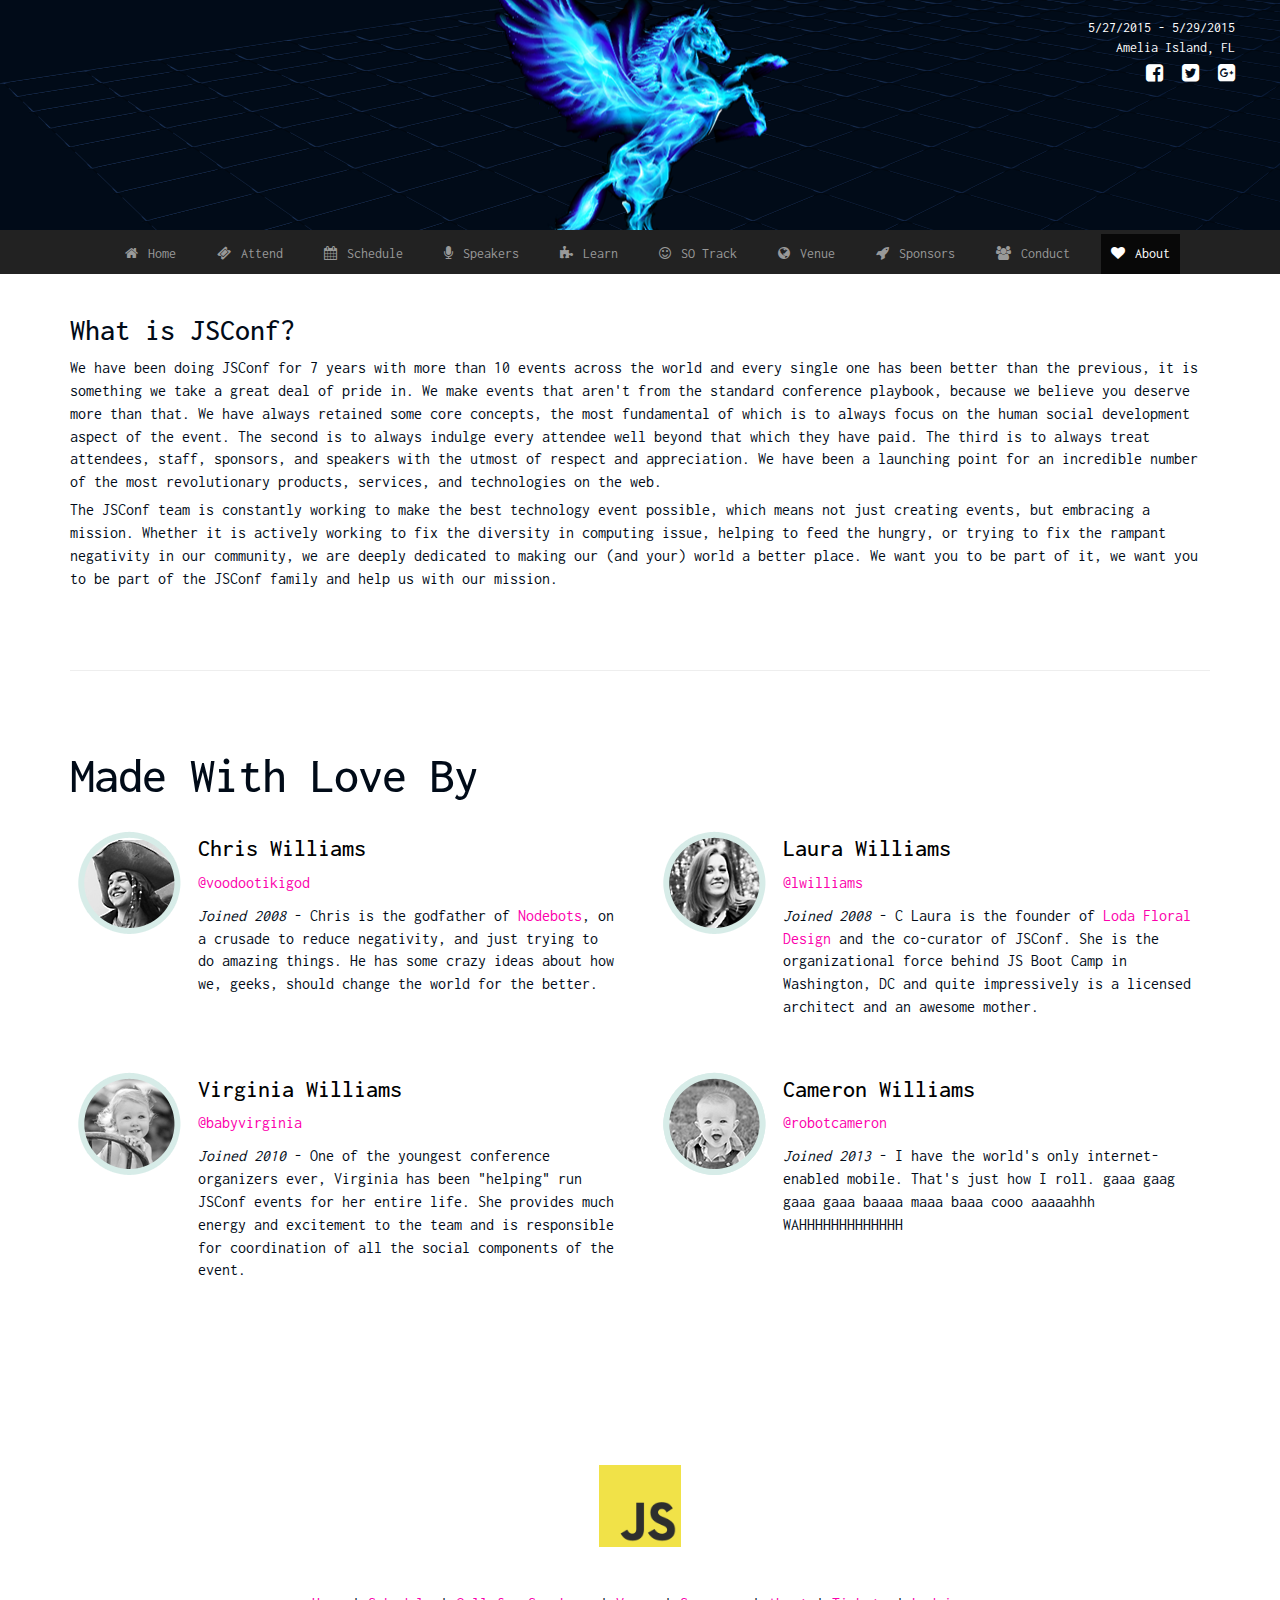
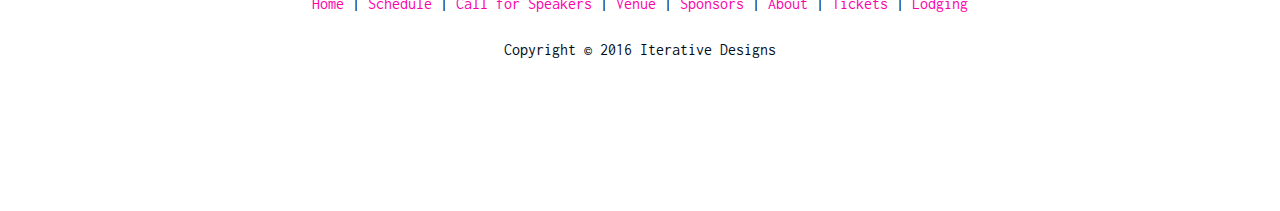
<file: about.html>
<!DOCTYPE html>
<html>
<head>
<title>JS Conf US</title>
<meta name="viewport" content="width=device-width, initial-scale=1">
<link rel="stylesheet" href="header-footer.css">
<link rel="stylesheet" href="style.css">
<link rel="stylesheet" href="http://cdnjs.cloudflare.com/ajax/libs/font-awesome/4.4.0/css/font-awesome.min.css">
<link href='https://fonts.googleapis.com/css?family=Inconsolata' rel='stylesheet' type='text/css'>
<style>

</style>
</head>
<body>
  <header>
    <section id="header">
      <div id="logo"></div>
      <div class="summary">
        <p>5/27/2015 - 5/29/2015</p>
        <p>Amelia Island, FL</p>
        <a href=""><i class="fa fa-facebook-square" aria-hidden="true"></i></a>
        <a href=""><i class="fa fa-twitter-square" aria-hidden="true"></i></a>
        <a href=""><i class="fa fa-google-plus-square" aria-hidden="true"></i></a>
      </div>
    </section>
    <section class="nav-header">
      <input type="checkbox" id="checkbox"></input>
      <label for="checkbox" id="hamburger" class="nav-button fa fa-bars"></label>
      <nav class="container" >
        <ul class="nav-bar">
          <li><a href="home.html"><i class='fa fa-home'></i>Home</a></li>
          <li><a href="tickets.html"><i class='fa fa-ticket'></i>Attend</a></li>
          <li><a href="schedule.html"><i class='fa fa-calendar'></i>Schedule</a></li>
          <li><a href="speakers.html"><i class='fa fa-microphone'></i>Speakers</a></li>
          <li><a href="trainingtrack.html"><i class='fa fa-puzzle-piece'></i>Learn</a></li>
          <li><a href="sotrack.html"><i class='fa fa-smile-o'></i>SO Track</a></li>
          <li><a href="venue.html"><i class='fa fa-globe'></i>Venue</a></li>
          <li><a href="sponsors.html"><i class='fa fa-rocket'></i>Sponsors</a></li>
          <li><a href="codeofconduct.html"><i class='fa fa-users'></i>Conduct</a></li>
          <li class="selected"><a href="about.html"><i class='fa fa-heart'></i>About</a></li>
        </ul>
      </nav>
    </section>
  </header>
  <main class="container" id="about">
    <article>
      <h2>What is JSConf?</h2>
      <p>We have been doing JSConf for 7 years with more than 10 events across the world and every single one has been better than the previous, it is something we take a great deal of pride in. We make events that aren't from the standard conference playbook, because we believe you deserve more than that. We have always retained some core concepts, the most fundamental of which is to always focus on the human social development aspect of the event. The second is to always indulge every attendee well beyond that which they have paid. The third is to always treat attendees, staff, sponsors, and speakers with the utmost of respect and appreciation. We have been a launching point for an incredible number of the most revolutionary products, services, and technologies on the web.</p>
      <p>The JSConf team is constantly working to make the best technology event possible, which means not just creating events, but embracing a mission. Whether it is actively working to fix the diversity in computing issue, helping to feed the hungry, or trying to fix the rampant negativity in our community, we are deeply dedicated to making our (and your) world a better place. We want you to be part of it, we want you to be part of the JSConf family and help us with our mission.</p>
    <hr class="divider">
    </article>
    <section>
      <h2 class="headline">Made With Love By</h2>

      <div class="row">
        <div class="founder">
          <img class="left-col" src="img/voodootikigod.png" alt="Chris Williams">
          <div class="right-col">
            <h3>Chris Williams</h3>
            <a class="social" href="http://twitter.com/voodootikigod"><i class="icon-twitter"></i>
                  @voodootikigod</a>
            <p><i>Joined 2008</i> - Chris is the godfather of <a href="http://www.voodootikigod.com/nodebots-the-rise-of-js-robotics">Nodebots</a>, on a crusade to reduce negativity, and just trying to do amazing things. He has some crazy ideas about how we, geeks, should change the world for the better.</p>
          </div>
        </div>
          <div class="founder">
            <img class="left-col" src="img/lwilliams.png" alt="Laura Williams">
            <div class="right-col">
              <h3>Laura Williams</h3>
              <a class="social" href="http://twitter.com/lwilliams"><i class="icon-twitter"></i>
            @lwilliams</a>
              <p><i>Joined 2008</i> - C Laura is the founder of <a href="http://lodafloraldesign.com">Loda Floral Design</a> and the co-curator of JSConf. She is the organizational force behind JS Boot Camp in Washington, DC and quite impressively is a licensed architect and an awesome mother.</p>
            </div>
          </div>
        </div>

        <div class="row">
          <div class="founder">
            <img class="left-col" src="img/babyvirginia.png" alt="Virginia Williams">
            <div class="right-col">
              <h3>Virginia Williams</h3>
              <a class="social" href="http://twitter.com/babyvirginia"><i class="icon-twitter"></i>
            @babyvirginia</a>
              <p><i>Joined 2010</i> - One of the youngest conference organizers ever, Virginia has been "helping" run JSConf events for her entire life. She provides much energy and excitement to the team and is responsible for coordination of all the social components of the event.</p>
            </div>
          </div>
            <div class="founder">
              <img class="left-col" src="img/cameron.png" alt="Cameron Williams">
              <div class="right-col">
                <h3>Cameron Williams</h3>
                <a  class="social" href="http://twitter.com/robotcameron"><i class="icon-twitter"></i>
                  @robotcameron</a>
                <p><i>Joined 2013</i> - I have the world's only internet-enabled mobile. That's just how I roll. gaaa gaag gaaa gaaa baaaa maaa baaa cooo aaaaahhh WAHHHHHHHHHHHHH</p>
              </div>
            </div>
          </div>
        </section>
  </main>

  <div class="container">
    <footer>
      <center><a href="/"><img src="img/js.png" alt="JSConf US 2015" class="img-82" /></a>
        <br>
        <br>
        <a href="home.html" >Home</a>  |
        <a href="schedule.html">Schedule</a>  |
        <a href="call-for-speakers.html">Call for Speakers</a>  |
        <a href="venue.html">Venue</a>  |
        <a href="sponsors.html">Sponsors</a>  |
        <a href="about.html">About</a>  |
        <a title="Tickets" href="https://ti.to/jsconf-us/jsconfus2015">Tickets</a> |
        <a href="venue.html#villas">Lodging</a>
        <div class="credits">
          <p ><br/>Copyright &copy; 2016 Iterative Designs</p>
        </div>
      </center>
    </footer>
  </div>

</body>
</file>
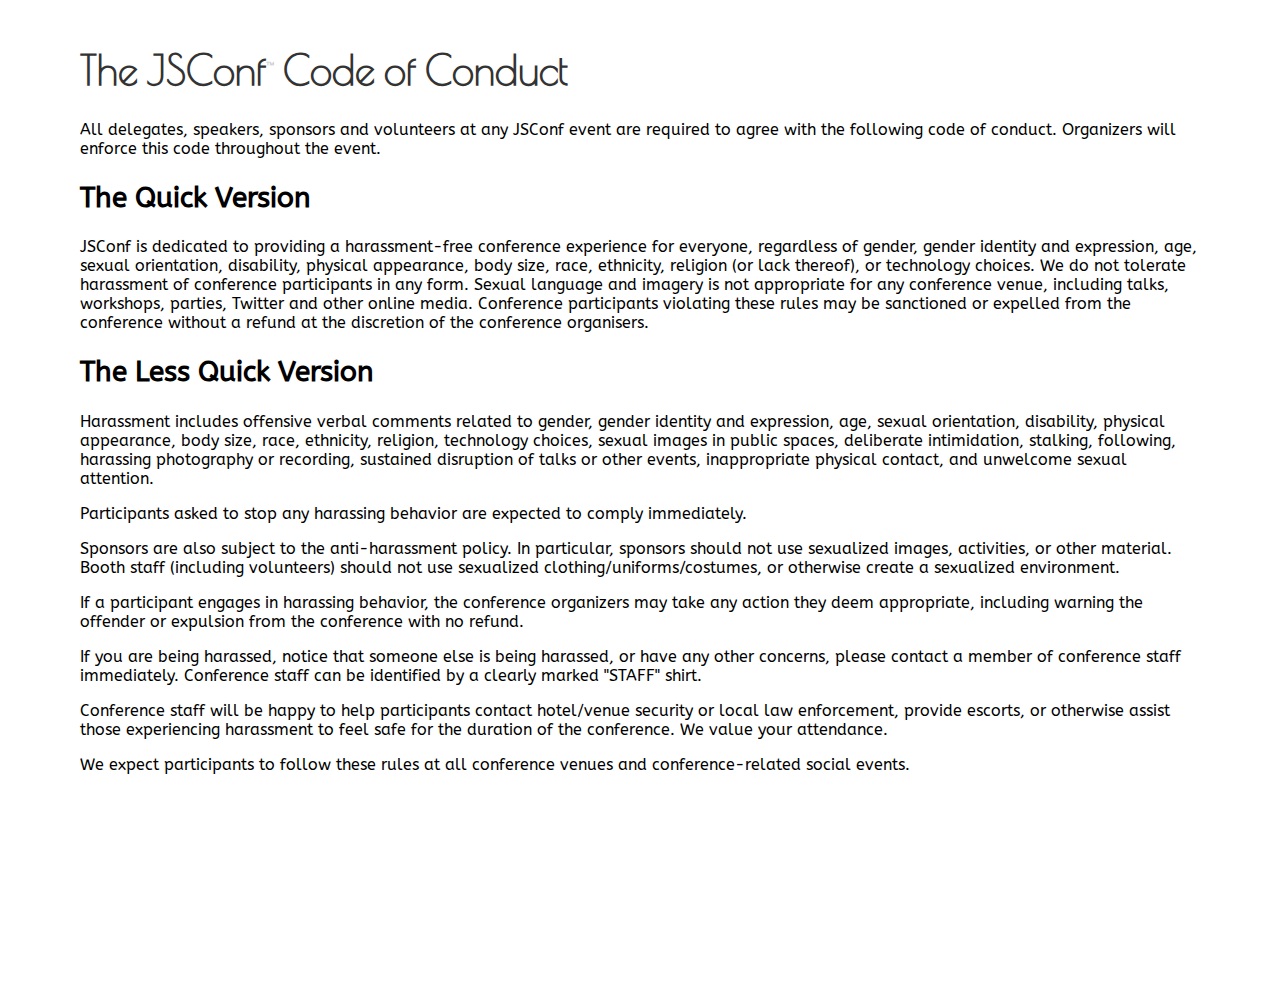
<file: codeofconduct.html>
<!DOCTYPE html>
<html>
  <head>
    <meta charset="utf-8">
    <title>JSConf - We make the events you want to attend.</title>
    <link rel="shortcut icon" href="http://2012.jsconf.us/img/favicon.png" >
    <link href='http://fonts.googleapis.com/css?family=ABeeZee' rel='stylesheet' type='text/css'>
    <link href='http://fonts.googleapis.com/css?family=Poiret+One' rel='stylesheet' type='text/css'>


    <style type="text/css">
      body  {
        text-align: left;
        font-size:16px;
        background:white;
        padding:20px 80px;
        margin:0px;
        font-family: Arial, Helvetica, sans-serif;
        font-family: 'ABeeZee', sans-serif;
        padding-bottom: 200px;
      }
      h1 {
        font-family: 'Poiret One', cursive;
        color: #333;
        font-size: 40px;
      }
      h1 sup {
        color: #ccc;
        font-size: 12px;
      }
      h2 {
      font-size:28px;
    }
    </style>
	</head>
	<body>
    <main id="conduct"></main>
		<h1>The JSConf<sup>&trade;</sup> Code of Conduct</h1>
		<p>All delegates, speakers, sponsors and volunteers at any JSConf event are required to agree with the following code of conduct. Organizers will enforce this code throughout the event.</p>

		<h2>The Quick Version</h2>
		<p>JSConf is dedicated to providing a harassment-free conference experience for everyone, regardless of gender, gender identity and expression, age, sexual orientation, disability, physical appearance, body size, race, ethnicity, religion (or lack thereof), or technology choices. We do not tolerate harassment of conference participants in any form. Sexual language and imagery is not appropriate for any conference venue, including talks, workshops, parties, Twitter and other online media. Conference participants violating these rules may be sanctioned or expelled from the conference without a refund at the discretion of the conference organisers.</p>

		<h2>The Less Quick Version</h2>
		<p>Harassment includes offensive verbal comments related to gender, gender identity and expression, age, sexual orientation, disability, physical appearance, body size, race, ethnicity, religion, technology choices, sexual images in public spaces, deliberate intimidation, stalking, following, harassing photography or recording, sustained disruption of talks or other events, inappropriate physical contact, and unwelcome sexual attention.</p>

		<p>Participants asked to stop any harassing behavior are expected to comply immediately.</p>

		<p>Sponsors are also subject to the anti-harassment policy. In particular, sponsors should not use sexualized images, activities, or other material. Booth staff (including volunteers) should not use sexualized clothing/uniforms/costumes, or otherwise create a sexualized environment.</p>

		<p>If a participant engages in harassing behavior, the conference organizers may take any action they deem appropriate, including warning the offender or expulsion from the conference with no refund.</p>

		<p>If you are being harassed, notice that someone else is being harassed, or have any other concerns, please contact a member of conference staff immediately. Conference staff can be identified by a clearly marked "STAFF" shirt.</p>

		<p>Conference staff will be happy to help participants contact hotel/venue security or local law enforcement, provide escorts, or otherwise assist those experiencing harassment to feel safe for the duration of the conference. We value your attendance.</p>

		<p>We expect participants to follow these rules at all conference venues and conference-related social events.</p>
	</body>
</html>
</file>
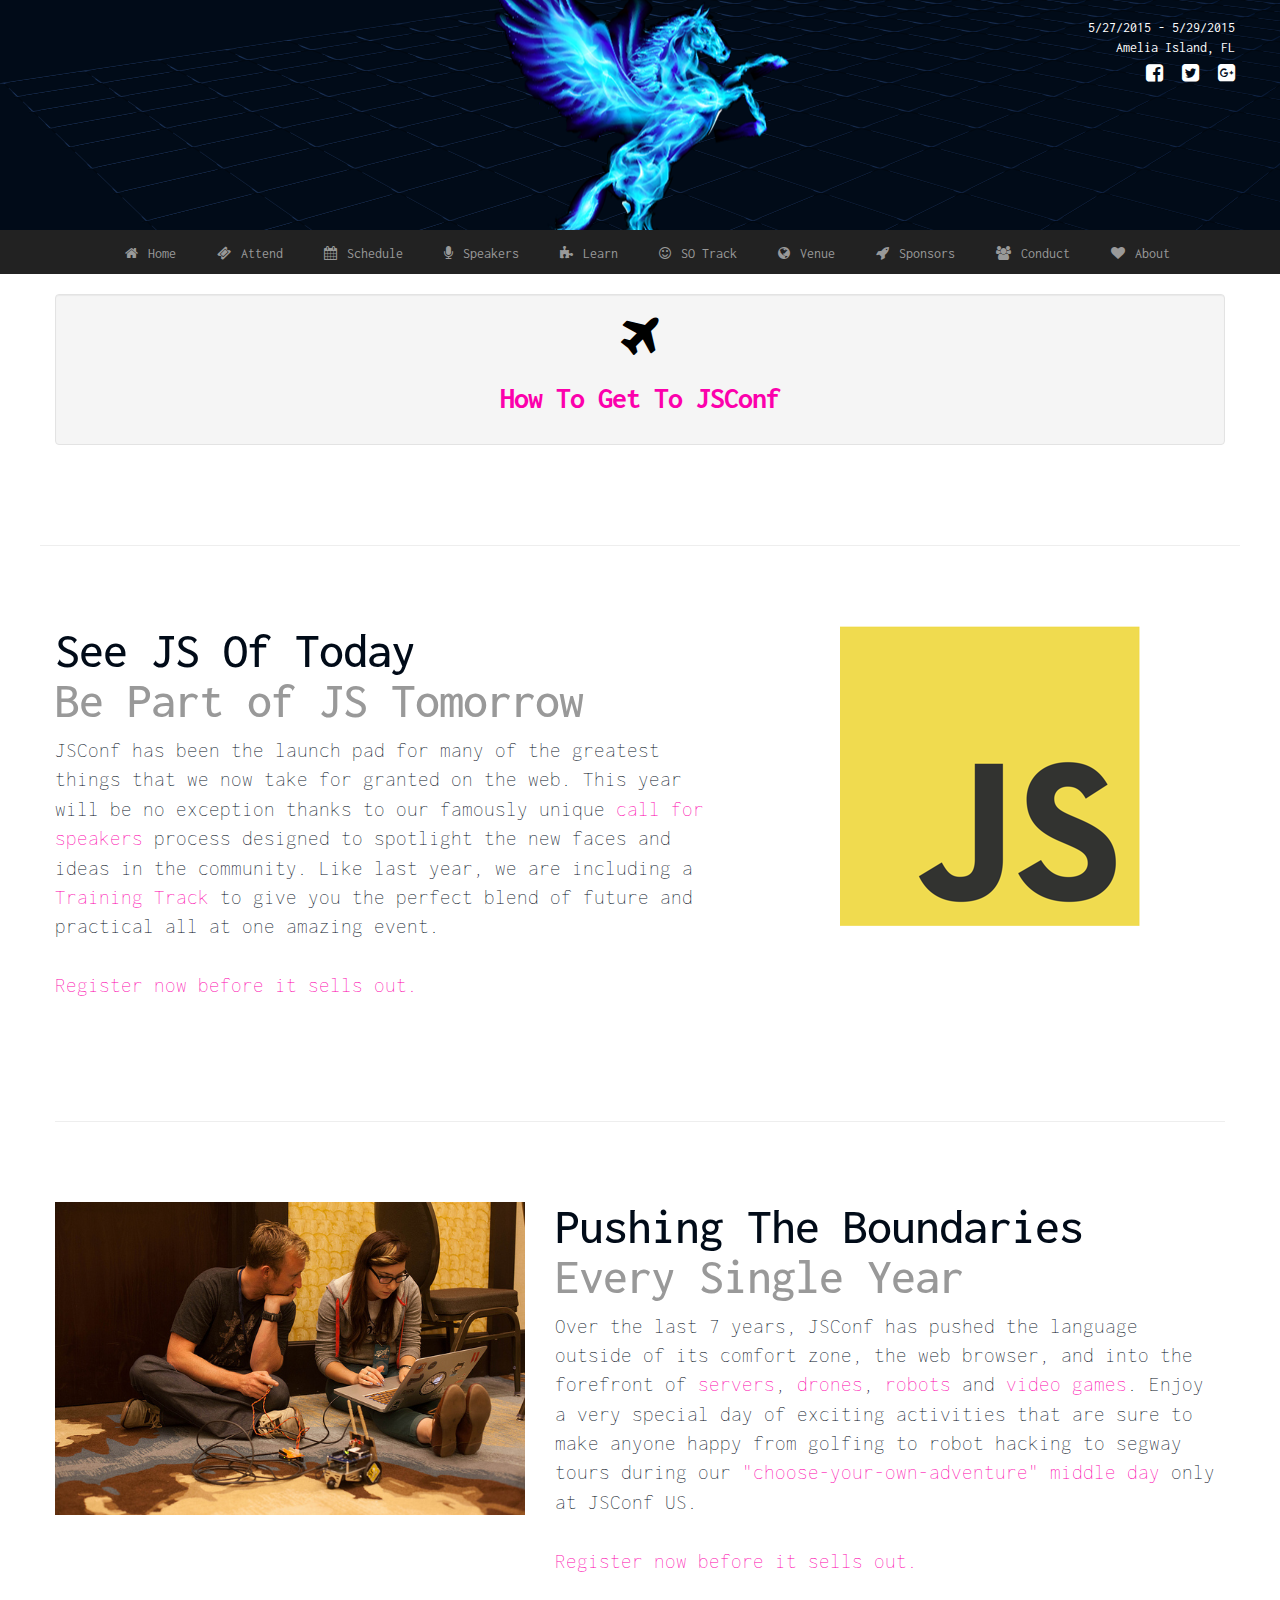
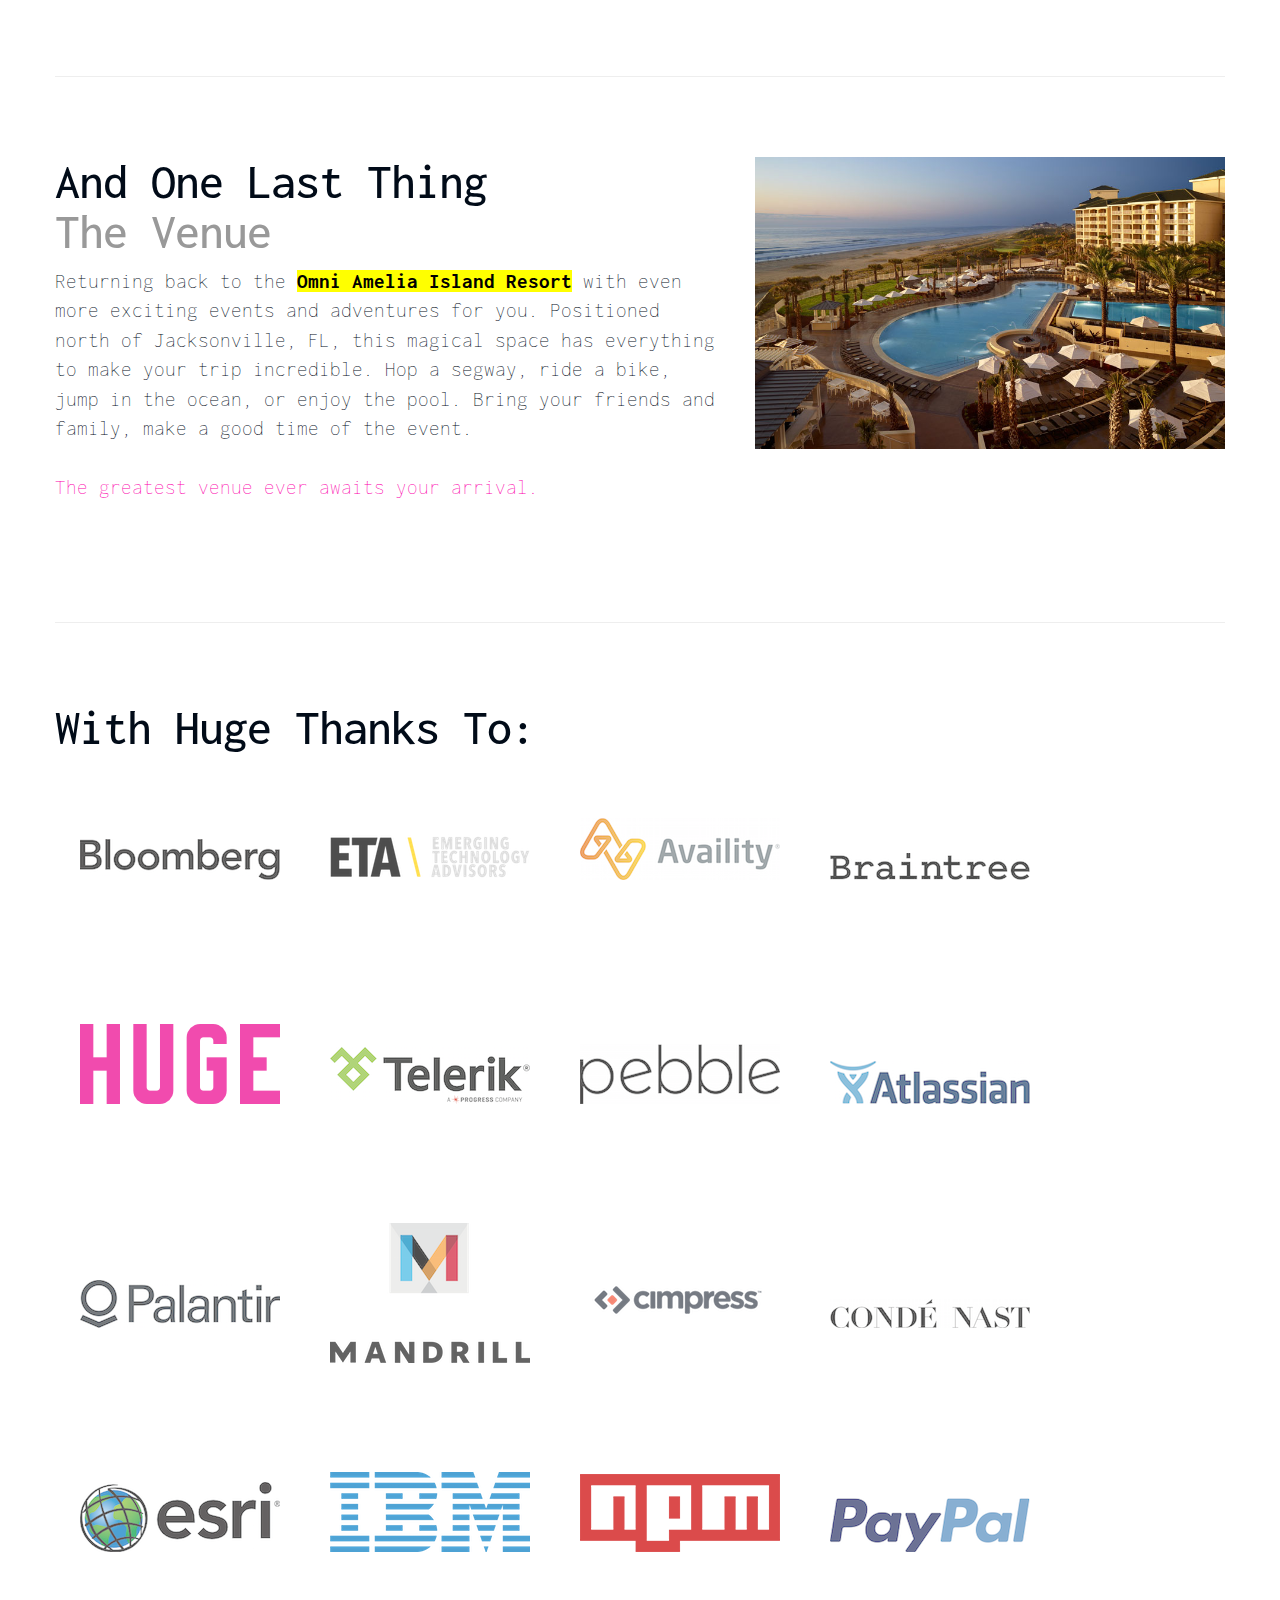
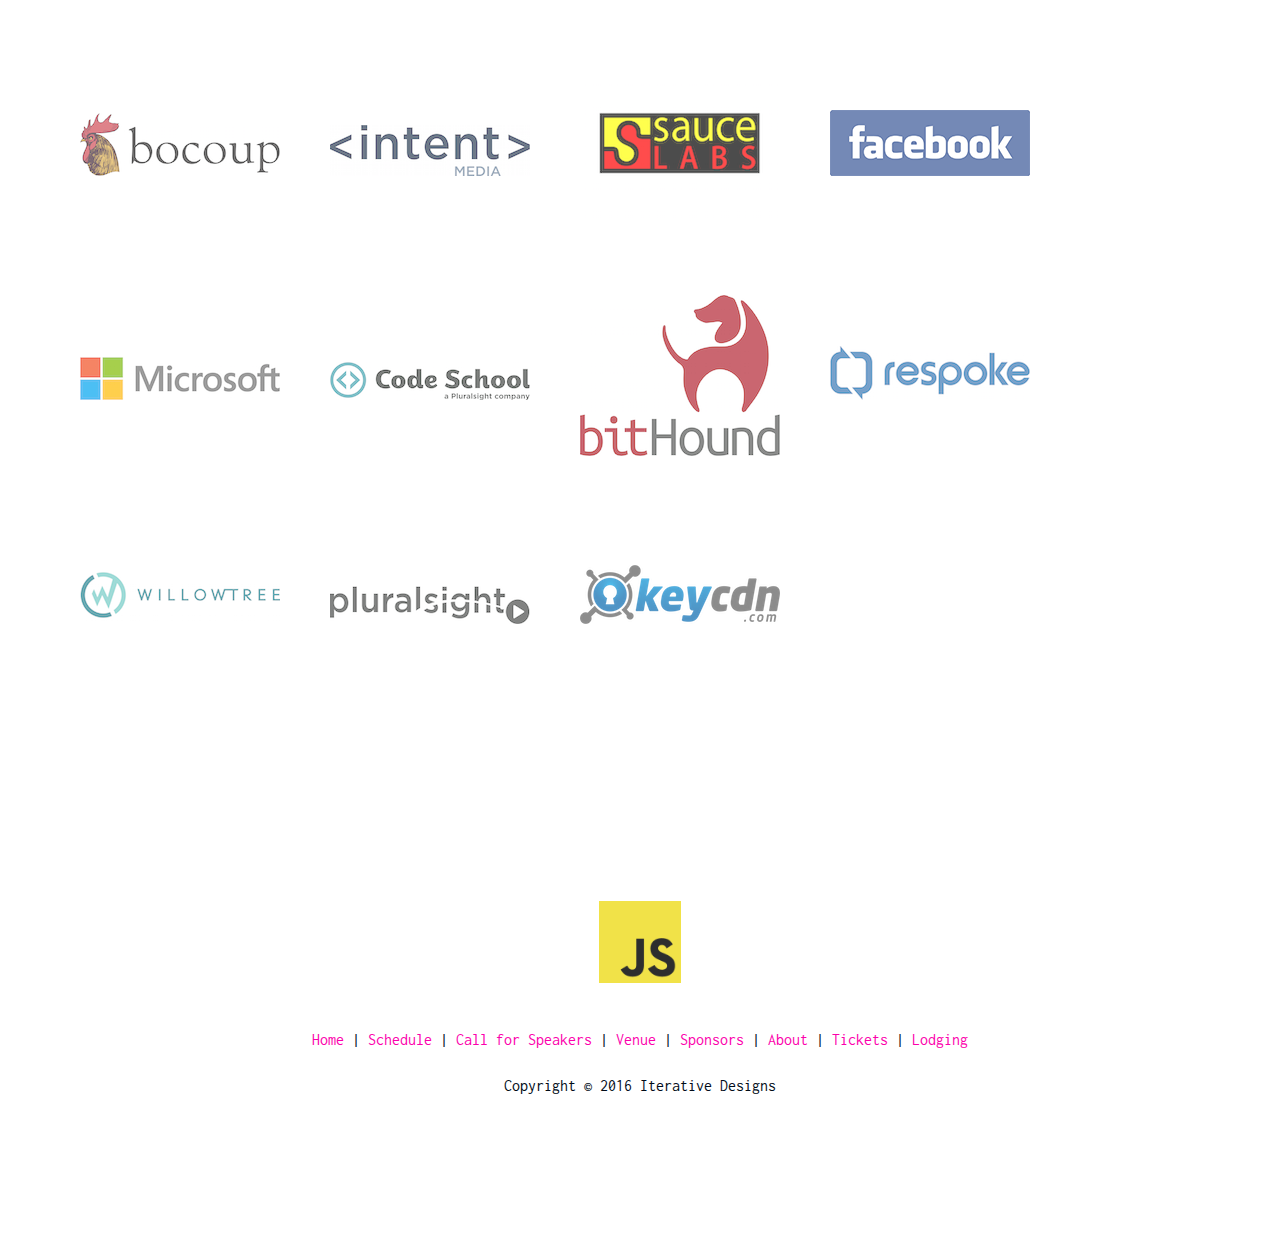
<file: home.html>
<!DOCTYPE html>
<html>
<head>
<title>JS Conf US</title>
<meta name="viewport" content="width=device-width, initial-scale=1">
<link rel="stylesheet" href="http://cdnjs.cloudflare.com/ajax/libs/font-awesome/4.4.0/css/font-awesome.min.css">
<link rel="stylesheet" href="header-footer.css">
<link rel="stylesheet" href="style.css">
<link rel="stylesheet" href="http://cdnjs.cloudflare.com/ajax/libs/font-awesome/4.4.0/css/font-awesome.min.css">
<link href='https://fonts.googleapis.com/css?family=Inconsolata' rel='stylesheet' type='text/css'>
<style>
</style>
</head>
<body>
  <header>
    <section id="header">
      <div id="logo"></div>
      <div class="summary">
        <p>5/27/2015 - 5/29/2015</p>
        <p>Amelia Island, FL</p>
        <a href=""><i class="fa fa-facebook-square" aria-hidden="true"></i></a>
        <a href=""><i class="fa fa-twitter-square" aria-hidden="true"></i></a>
        <a href=""><i class="fa fa-google-plus-square" aria-hidden="true"></i></a>
      </div>
    </section>
    <section class="nav-header">
      <input type="checkbox" id="checkbox"></input>
      <label for="checkbox" id="hamburger" class="nav-button fa fa-bars"></label>
      <nav class="container" >
        <ul class="nav-bar">
          <li><a href="home.html"><i class='fa fa-home'></i>Home</a></li>
          <li><a href="tickets.html"><i class='fa fa-ticket'></i>Attend</a></li>
          <li><a href="schedule.html"><i class='fa fa-calendar'></i>Schedule</a></li>
          <li><a href="speakers.html"><i class='fa fa-microphone'></i>Speakers</a></li>
          <li><a href="trainingtrack.html"><i class='fa fa-puzzle-piece'></i>Learn</a></li>
          <li><a href="sotrack.html"><i class='fa fa-smile-o'></i>SO Track</a></li>
          <li><a href="venue.html"><i class='fa fa-globe'></i>Venue</a></li>
          <li><a href="sponsors.html"><i class='fa fa-rocket'></i>Sponsors</a></li>
          <li><a href="codeofconduct.html"><i class='fa fa-users'></i>Conduct</a></li>
          <li><a href="about.html"><i class='fa fa-heart'></i>About</a></li>
        </ul>
      </nav>
    </section>
  </header>
  <main id="home">
    <header class="container home">
      <div >
        <div class="a-well">
          <i class='fa fa-plane boom'></i>
          <h2><a class="how-to-link" href="http://2015.jsconf.us/getting-here.html">How To Get To JSConf</a></h2>
        </div>
      </div>
    </header>
    <article class="container home">
      <div class="row">
        <hr class="divider">
      </div>
      <div class="row" >
        <div class="column-1 width-58-point-33-pct lead">
          <h2 class="headline">See JS Of Today <br/><span class="gray-text">Be Part of JS Tomorrow</span></h2>
          <p >JSConf has been the launch pad for many of the greatest things that we now take for granted on the web. This year will be no exception thanks to our famously unique <a href="">call for speakers</a> process designed to spotlight the new faces and ideas in the community. Like last year, we are including a <a href="">Training Track</a> to give you the perfect blend of future and practical all at one amazing event.
          <br>
          <br>
          <a href="tickets.html" >Register now before it sells out.</a>
          </p>
          </div>
        <center class="column-2 width-41-point-66-pct img-column" >
          <img class="img-responsive" src="img/js-sized.png" alt="JS">
        </center>
      </div>
      <hr class="divider">
    </article>

    <article class="container home">
      <div class="row" >
      <div class="column-1 width-41-point-66-pct img-column" >
        <img class="img-responsive" src="img/building.jpg" alt="developers building bots">
      </div>
        <div class="column-2 width-58-point-33-pct lead">
          <h2 class="headline">Pushing The Boundaries<br/><span class="gray-text">Every Single Year</span></h2>
          <p class="lead">Over the last 7 years, JSConf has pushed the language outside of its comfort zone, the web browser, and into the forefront of <a href="http://jsconf.eu/2009/video_nodejs_by_ryan_dahl.html">servers</a>, <a href="http://nodecopter.com/">drones</a>, <a href="http://nodebots.io/">robots</a> and <a href="http://www.youtube.com/watch?v=O83-d0t0Ldw">video games</a>. Enjoy a very special day of exciting activities that are sure to make anyone happy from golfing to robot hacking to segway tours during our <a href="/schedule.html#cyoa">"choose-your-own-adventure" middle day</a> only at JSConf US.
            <br>
            <br>
            <a href="tickets.html" >Register now before it sells out.</a>
          </p>

        </div>
      </div>
      <hr class="divider">
    </article>

    <article class="container home">
      <div class="row" >
        <div class="column-1 width-58-point-33-pct lead">
          <h2 class="headline">And One Last Thing <br/><span class="gray-text">The Venue</span></h2>
          <p class="lead">Returning back to the <a href="/venue.html"><b>Omni Amelia Island Resort</b></a> with even more exciting events and adventures for you. Positioned north of Jacksonville, FL, this magical space has everything to make your trip incredible. Hop a segway, ride a bike, jump in the ocean, or enjoy the pool. Bring your friends and family, make a good time of the event.
            <br>
            <br>
            <a href="tickets.html" >The greatest venue ever awaits your arrival.</a>
           </p>
        </div>
        <div class="column-2 width-41-point-66-pct img-column" >
          <img class="img-responsive" src="img/pool.jpg" alt="pool">
        </div>
      </div>
      <hr class="divider">
    </article>
    <div class="container home">
      <h2  class="headline">With Huge Thanks To:</h2>
      <div class='sponsor-row'>
        <a class='sponsor' href='http://www.bloomberglabs.com'><img src='img/sponsors/bloomberg.png' alt='Bloomberg'/></a>
        <a class='sponsor' href='http://www.emergingtechnologyadvisors.com/'><img src='img/sponsors/eta.png' alt='ETA'/></a>
        <a class='sponsor' href='http://www.availity.com/'><img src='img/sponsors/availity.png' alt='Availity'/></a>
        <a class='sponsor' href='https://www.braintreepayments.com/'><img src='img/sponsors/braintree.png' alt='Braintree Payments'/></a>
        <a class='sponsor' href='http://www.hugeinc.com/'><img src='img/sponsors/huge.png' alt='Huge'/></a>
        <a class='sponsor' href='http://www.telerik.com/'><img src='img/sponsors/telerik.png' alt='Telerik'/></a>
        <a class='sponsor' href='https://getpebble.com/'><img src='img/sponsors/pebble.png' alt='Pebble'/></a>
        <a class='sponsor' href='https://developer.atlassian.com/'><img src='img/sponsors/atlassian.png' alt='Atlassian'/></a>
        <a class='sponsor' href='https://www.palantir.com/'><img src='img/sponsors/palantir.png' alt='Palantir'/></a>
        <a class='sponsor' href='http://www.mandrill.com/'><img src='img/sponsors/mandrill.png' alt='Mandrill'/></a>
        <a class='sponsor' href='http://cimpress.com/'><img src='img/sponsors/cimpress.png' alt='Cimpress'/></a>
        <a class='sponsor' href='http://www.condenast.com/'><img src='img/sponsors/condenast.png' alt='Conde Nast'/></a>
        <a class='sponsor' href='http://www.esri.com'><img src='img/sponsors/esri.png' alt='Esri'/></a>
        <a class='sponsor' href='http://www.ibm.com/us/en/'><img src='img/sponsors/ibm.png' alt='IBM'/></a>
        <a class='sponsor' href='http://www.npmjs.com'><img src='img/sponsors/npm.png' alt='NPM, Inc.'/></a>
        <a class='sponsor' href='http://www.paypal.com'><img src='img/sponsors/paypal.png' alt='PayPal'/></a>
        <a class='sponsor' href='http://bocoup.com/'><img src='img/sponsors/bocoup.png' alt='Bocoup'/></a>
        <a class='sponsor' href='http://intentmedia.com/'><img src='img/sponsors/intentmedia.png' alt='Intent Media'/></a>
        <a class='sponsor' href='http://saucelabs.com/'><img src='img/sponsors/saucelabs.png' alt='SauceLabs'/></a>
        <a class='sponsor' href='http://www.facebook.com/'><img src='img/sponsors/facebook.png' alt='Facebook'/></a>
        <a class='sponsor' href='http://www.microsoft.com/'><img src='img/sponsors/microsoft.png' alt='Microsoft'/></a>
        <a class='sponsor' href='https://www.codeschool.com/'><img src='img/sponsors/codeschool.png' alt='CodeSchool'/></a>
        <a class='sponsor' href='https://www.bithound.io/'><img src='img/sponsors/bithound.png' alt='bitHound'/></a>
        <a class='sponsor' href='https://www.respoke.io/'><img src='img/sponsors/respoke.png' alt='Respoke'/></a>
        <a class='sponsor' href='http://www.willowtreeapps.com/'><img src='img/sponsors/willowtree.png' alt='WillowTree'/></a>
        <a class='sponsor' href='http://www.pluralsight.com/'><img src='img/sponsors/pluralsight.png' alt='Pluralsight'/></a>
        <a class='sponsor' href='https://www.keycdn.com/'><img src='img/sponsors/keycdn.png' alt='KeyCDN'/></a>
      </div>
    </div>
</main>
<footer>
  <div class="container">
    <center><a href="/"><img src="img/js.png" alt="JSConf US 2015" class="img-82"/></a>
      <br>
      <br>
      <a href="home.html" >Home</a>  |
      <a href="schedule.html">Schedule</a>  |
      <a href="call-for-speakers.html">Call for Speakers</a>  |
      <a href="venue.html">Venue</a>  |
      <a href="sponsors.html">Sponsors</a>  |
      <a href="about.html">About</a>  |
      <a title="Tickets" href="https://ti.to/jsconf-us/jsconfus2015">Tickets</a> |
      <a href="venue.html#villas">Lodging</a>
      <div class="credits">
        <p ><br/>Copyright &copy; 2016 Iterative Designs</p>
      </div>
    </center>
  </div>
</footer>

</body>
</file>
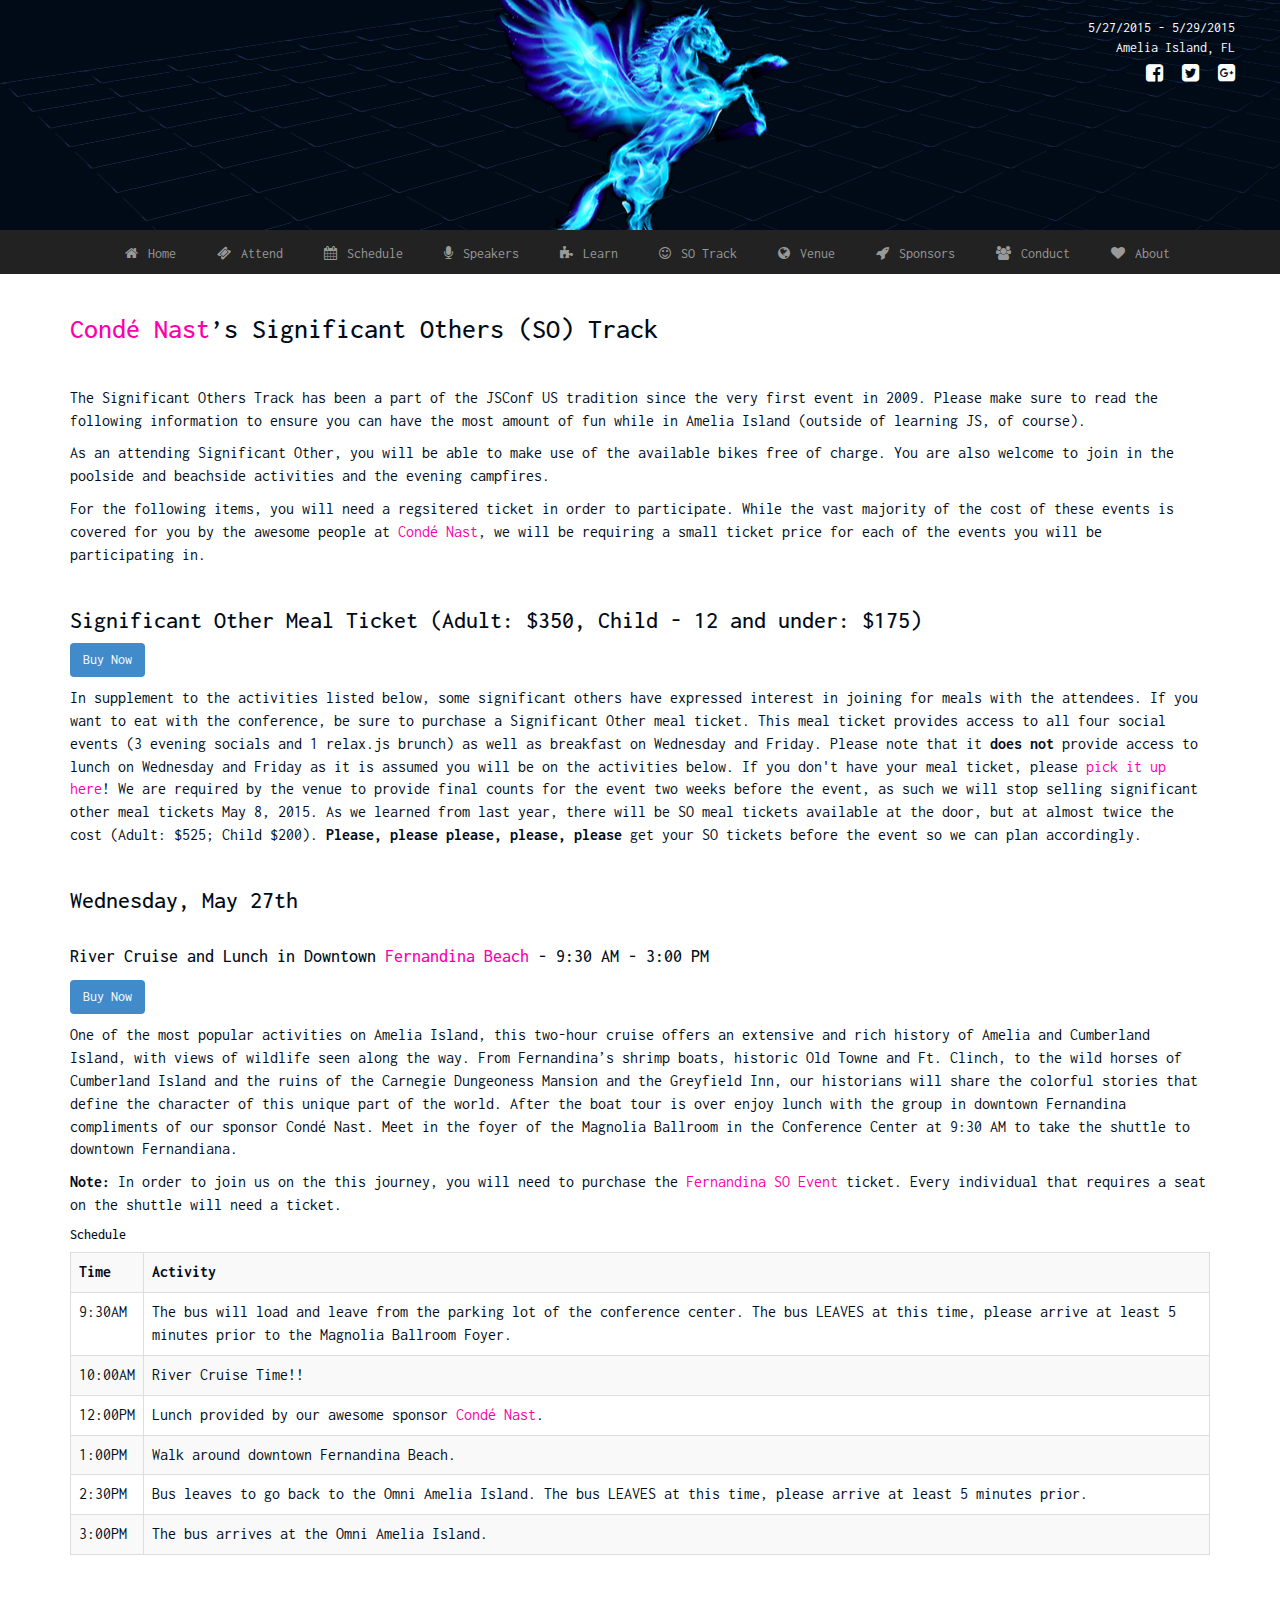
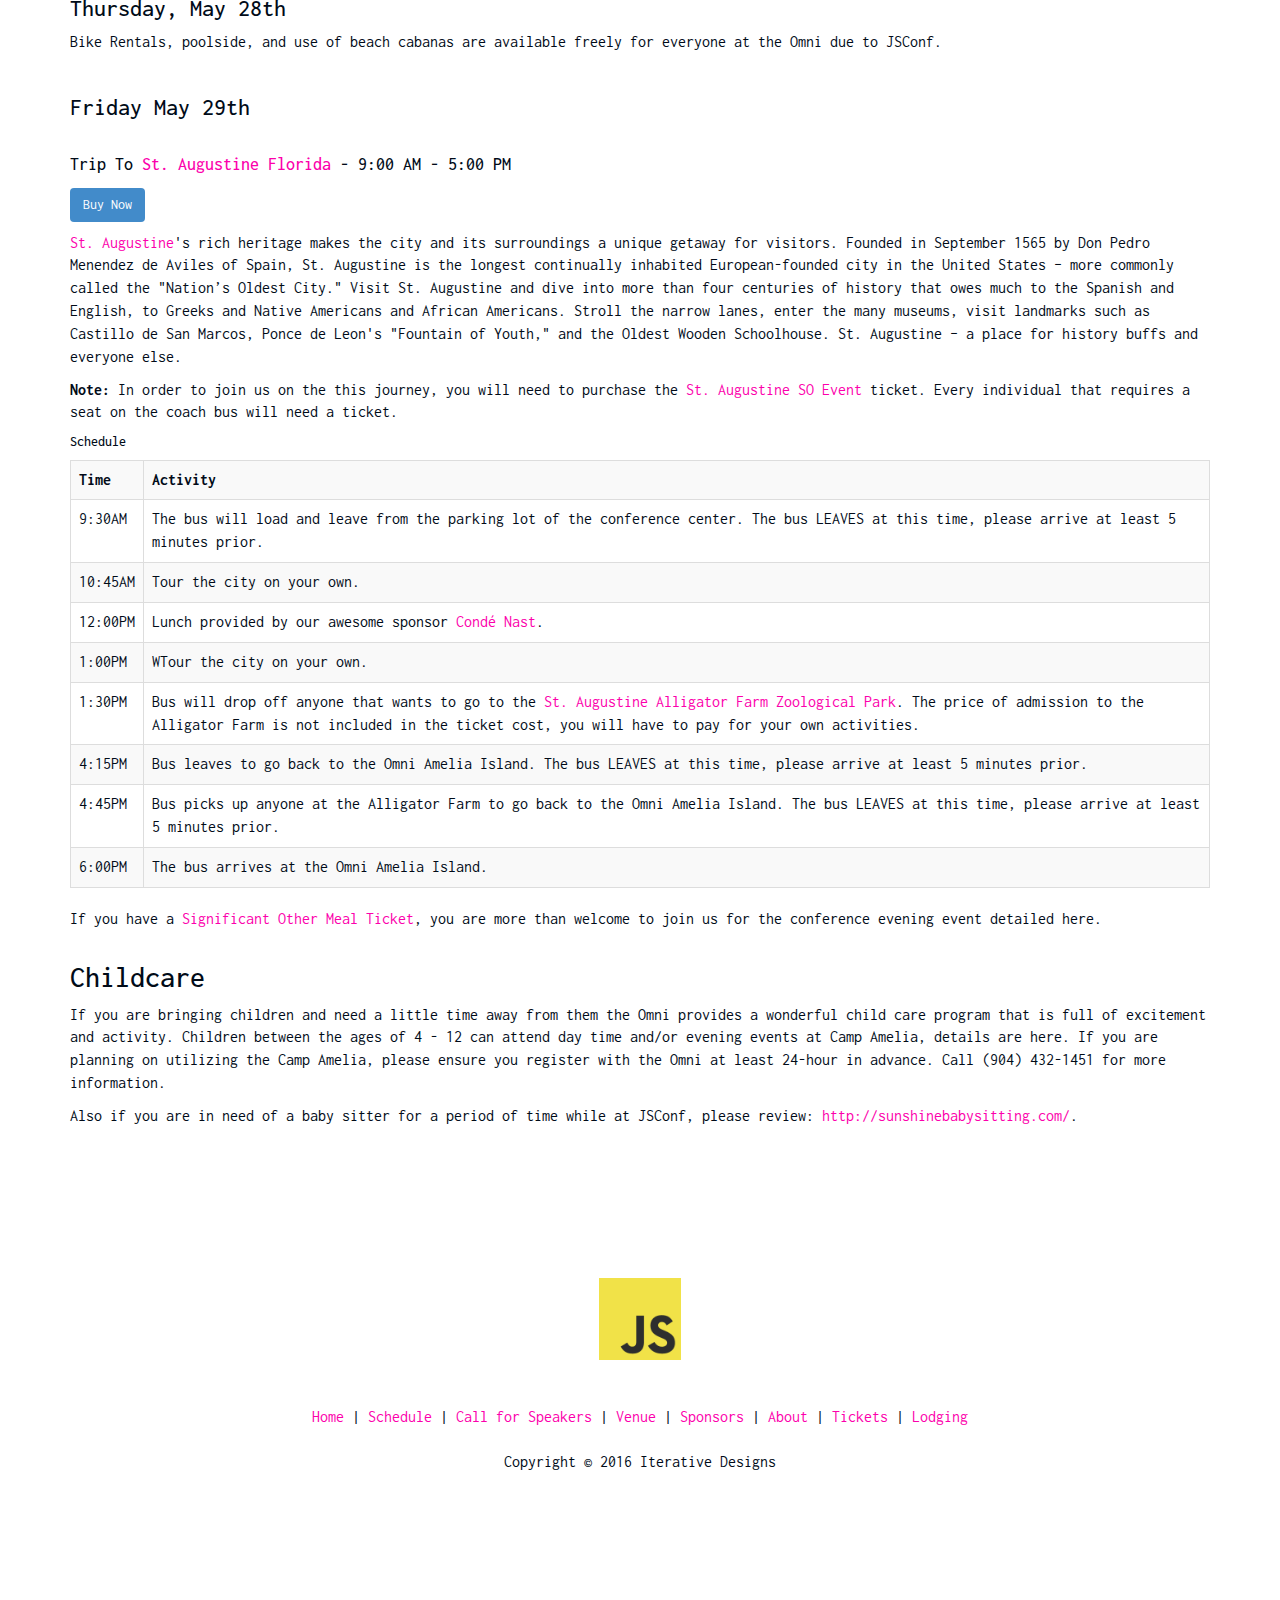
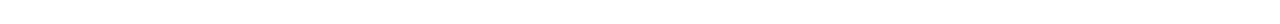
<file: sotrack.html>
<!DOCTYPE html>
<html>
<head>
<title>JS Conf US</title>
<meta name="viewport" content="width=device-width, initial-scale=1">
<link rel="stylesheet" href="header-footer.css">
<link rel="stylesheet" href="style.css">
<link rel="stylesheet" href="http://cdnjs.cloudflare.com/ajax/libs/font-awesome/4.4.0/css/font-awesome.min.css">
<link href='https://fonts.googleapis.com/css?family=Inconsolata' rel='stylesheet' type='text/css'>
<style>

</style>
</head>
<body>
  <header>
    <section id="header">
      <div id="logo"></div>
      <div class="summary">
        <p>5/27/2015 - 5/29/2015</p>
        <p>Amelia Island, FL</p>
        <a href=""><i class="fa fa-facebook-square" aria-hidden="true"></i></a>
        <a href=""><i class="fa fa-twitter-square" aria-hidden="true"></i></a>
        <a href=""><i class="fa fa-google-plus-square" aria-hidden="true"></i></a>
      </div>
    </section>
    <section class="nav-header">
      <input type="checkbox" id="checkbox"></input>
      <label for="checkbox" id="hamburger" class="nav-button fa fa-bars"></label>
      <nav class="container" >
        <ul class="nav-bar">
          <li><a href="home.html"><i class='fa fa-home'></i>Home</a></li>
          <li><a href="tickets.html"><i class='fa fa-ticket'></i>Attend</a></li>
          <li><a href="schedule.html"><i class='fa fa-calendar'></i>Schedule</a></li>
          <li><a href="speakers.html"><i class='fa fa-microphone'></i>Speakers</a></li>
          <li><a href="trainingtrack.html"><i class='fa fa-puzzle-piece'></i>Learn</a></li>
          <li><a href="sotrack.html"><i class='fa fa-smile-o'></i>SO Track</a></li>
          <li><a href="venue.html"><i class='fa fa-globe'></i>Venue</a></li>
          <li><a href="sponsors.html"><i class='fa fa-rocket'></i>Sponsors</a></li>
          <li><a href="codeofconduct.html"><i class='fa fa-users'></i>Conduct</a></li>
          <li><a href="about.html"><i class='fa fa-heart'></i>About</a></li>
        </ul>
      </nav>
    </section>
  </header>
  <main class="container" id="so-track">
    <h1><a href="http://creativity.condenast.com/">Cond&eacute; Nast</a>&rsquo;s Significant Others (SO) Track</h1>
    <p>The Significant Others Track has been a part of the JSConf US tradition since the very first event in 2009. Please make sure to read the following information to ensure you can have the most amount of fun while in Amelia Island (outside of learning JS, of course).</p>
    <p>As an attending Significant Other, you will be able to make use of the available bikes free of charge. You are also welcome to join in the poolside and beachside activities and the evening campfires.</p>
    <p>For the following items, you will need a regsitered ticket in order to participate. While the vast majority of the cost of these events is covered for you by the awesome people at <a href="http://www.CondeNast.com/">Cond&eacute; Nast</a>, we will be requiring a small ticket price for each of the events you will be participating in.</p>

    <h3>Significant Other Meal Ticket (Adult: $350, Child - 12 and under: $175)</h3>
    <p>  <a href="http://tickets.jsconf.us/" class="blue-button button-small">Buy Now</a></p>
    <p>In supplement to the activities listed below, some significant others have expressed interest in joining for meals with the attendees. If you want to eat with the conference, be sure to purchase a Significant Other meal ticket. This meal ticket provides access to all four social events (3 evening socials and 1 relax.js brunch) as well as breakfast on Wednesday and Friday. Please note that it <strong>does not</strong> provide access to lunch on Wednesday and Friday as it is assumed you will be on the activities below. If you don't have your meal ticket, please <a href="http://tickets.jsconf.us/">pick it up here</a>! We are required by the venue to provide final counts for the event two weeks before the event, as such we will stop selling significant other meal tickets May 8, 2015. As we learned from last year, there will be SO meal tickets available at the door, but at almost twice the cost (Adult: $525; Child $200). <strong>Please, please please, please, please</strong> get your SO tickets before the event so we can plan accordingly.</p>
    <h3>Wednesday, May 27th</h3>
    <h4>River Cruise and Lunch in Downtown <a href="http://www.fernandinabeach.com/">Fernandina Beach</a> - 9:30 AM - 3:00 PM</h4>
    <p>  <a href="http://tickets.jsconf.us/" class="blue-button button-small">Buy Now</a></p>
    <p>One of the most popular activities on Amelia Island, this two-hour cruise offers an extensive and rich history of Amelia and Cumberland Island, with views of wildlife seen along the way. From Fernandina’s shrimp boats, historic Old Towne and Ft. Clinch, to the wild horses of Cumberland Island and the ruins of the Carnegie Dungeoness Mansion and the Greyfield Inn, our historians will share the colorful stories that define the character of this unique part of the world. After the boat tour is over enjoy lunch with the group in downtown Fernandina compliments of our sponsor Condé Nast. Meet in the foyer of the Magnolia Ballroom in the Conference Center at 9:30 AM to take the shuttle to downtown Fernandiana.</p>
    <p><strong>Note:</strong> In order to join us on the this journey, you will need to purchase the <a href="https://ti.to/jsconf-us/jsconfus2015/with/ssg913n1xcy">Fernandina SO Event</a> ticket. Every individual that requires a seat on the shuttle will need a ticket.</p>
    <h5>Schedule</h5>
    <table class="table table-bordered table-striped">
      <thead>
        <tr>
          <th class="table-width-5-pct">Time</th>
          <th  class="table-width-95-pct" >Activity</th>
        </tr>
      </thead>
      <tbody>
        <tr>
          <td>9:30AM</td>
          <td >The bus will load and leave from the parking lot of the conference center. The bus LEAVES at this time, please arrive at least 5 minutes prior to the Magnolia Ballroom Foyer.</td>
        </tr>
        <tr>
          <td>10:00AM</td>
          <td>River Cruise Time!!</td>
        </tr>
        <tr>
          <td>12:00PM</td>
          <td>Lunch provided by our awesome sponsor <a href="http://creativity.condenast.com/">Cond&eacute; Nast</a>.</td>
        </tr>
        <tr>
          <td>1:00PM</td>
          <td>Walk around downtown Fernandina Beach.</td>
        </tr>
        <tr>
          <td>2:30PM</td>
          <td>Bus leaves to go back to the Omni Amelia Island. The bus LEAVES at this time, please arrive at least 5 minutes prior.</td>
        </tr>
        <tr>
          <td>3:00PM</td>
          <td>The bus arrives at the Omni Amelia Island.</td>
        </tr>
      </tbody>
    </table>
    <h3>Thursday, May 28th</h3>
    <p>Bike Rentals, poolside, and use of beach cabanas are available freely for everyone at the Omni due to JSConf.</p>
    <h3>Friday May 29th</h3>
    <h4>Trip To <a href="http://www.oldcity.com/">St. Augustine Florida</a> - 9:00 AM - 5:00 PM</h4>
    <p>  <a href="http://tickets.jsconf.us/" class="blue-button button-small">Buy Now</a></p>
    <p><a href="http://www.oldcity.com/">St. Augustine</a>'s rich heritage makes the city and its surroundings a unique getaway for visitors. Founded in September 1565 by Don Pedro Menendez de Aviles of Spain, St. Augustine is the longest continually inhabited European-founded city in the United States – more commonly called the "Nation’s Oldest City." Visit St. Augustine and dive into more than four centuries of history that owes much to the Spanish and English, to Greeks and Native Americans and African Americans. Stroll the narrow lanes, enter the many museums, visit landmarks such as Castillo de San Marcos, Ponce de Leon's "Fountain of Youth," and the Oldest Wooden Schoolhouse. St. Augustine – a place for history buffs and everyone else.</p>
    <p><strong>Note:</strong> In order to join us on the this journey, you will need to purchase the <a href="https://ti.to/jsconf-us/jsconfus2015/with/expf3b1bgty">St. Augustine SO Event</a> ticket. Every individual that requires a seat on the coach bus will need a ticket.</p>
    <h5>Schedule</h5>
    <table class="table table-bordered table-striped">
      <thead>
        <tr>
          <th class="table-width-5-pct">Time</th>
          <th class="table-width-95-pct">Activity</th>
        </tr>
      </thead>
      <tbody>
        <tr>
          <td>9:30AM</td>
          <td>The bus will load and leave from the parking lot of the conference center. The bus LEAVES at this time, please arrive at least 5 minutes prior.</td>
        </tr>
        <tr>
          <td>10:45AM</td>
          <td>Tour the city on your own.</td>
        </tr>
        <tr>
          <td>12:00PM</td>
          <td>Lunch provided by our awesome sponsor <a href="http://creativity.condenast.com/">Cond&eacute; Nast</a>.</td>
        </tr>
        <tr>
          <td>1:00PM</td>
          <td>WTour the city on your own.</td>
        </tr>
        <tr>
          <td>1:30PM</td>
          <td>Bus will drop off anyone that wants to go to the <a href="https://www.alligatorfarm.com">St. Augustine Alligator Farm Zoological Park</a>. The price of admission to the Alligator Farm is not included in the ticket cost, you will have to pay for your own activities.</td>
        </tr>
        <tr>
          <td>4:15PM</td>
          <td>Bus leaves to go back to the Omni Amelia Island. The bus LEAVES at this time, please arrive at least 5 minutes prior.</td>
        </tr>
        <tr>
          <td>4:45PM</td>
          <td>Bus picks up anyone at the Alligator Farm to go back to the Omni Amelia Island. The bus LEAVES at this time, please arrive at least 5 minutes prior.</td>
        </tr>
        <tr>
          <td>6:00PM</td>
          <td>The bus arrives at the Omni Amelia Island.</td>
        </tr>
      </tbody>
    </table>

    <p>If you have a <a href="http://tickets.jsconf.us/">Significant Other Meal Ticket</a>, you are more than welcome to join us for the conference evening event detailed here.</p>
    <h2>Childcare</h2>
    <p>If you are bringing children and need a little time away from them the Omni provides a wonderful child care program that is full of excitement and activity. Children between the ages of 4 - 12 can attend day time and/or evening events at Camp Amelia, details are here. If you are planning on utilizing the Camp Amelia, please ensure you register with the Omni at least 24-hour in advance. Call (904) 432-1451 for more information.</p>
    <p>Also if you are in need of a baby sitter for a period of time while at JSConf, please review:
      <a href="http://sunshinebabysitting.com">http://sunshinebabysitting.com/</a>.
      </p>
  </main>

  <div class="container">
    <footer>
      <center><a href="/"><img src="img/js.png" alt="JSConf US 2015" class="img-82"" /></a>
        <br>
        <br>
        <a href="home.html" >Home</a>  |
        <a href="schedule.html">Schedule</a>  |
        <a href="call-for-speakers.html">Call for Speakers</a>  |
        <a href="venue.html">Venue</a>  |
        <a href="sponsors.html">Sponsors</a>  |
        <a href="about.html">About</a>  |
        <a title="Tickets" href="https://ti.to/jsconf-us/jsconfus2015">Tickets</a> |
        <a href="venue.html#villas">Lodging</a>
        <div class="credits">
          <p ><br/>Copyright &copy; 2016 Iterative Designs</p>
        </div>
      </center>
    </footer>
  </div>

</body>
</file>
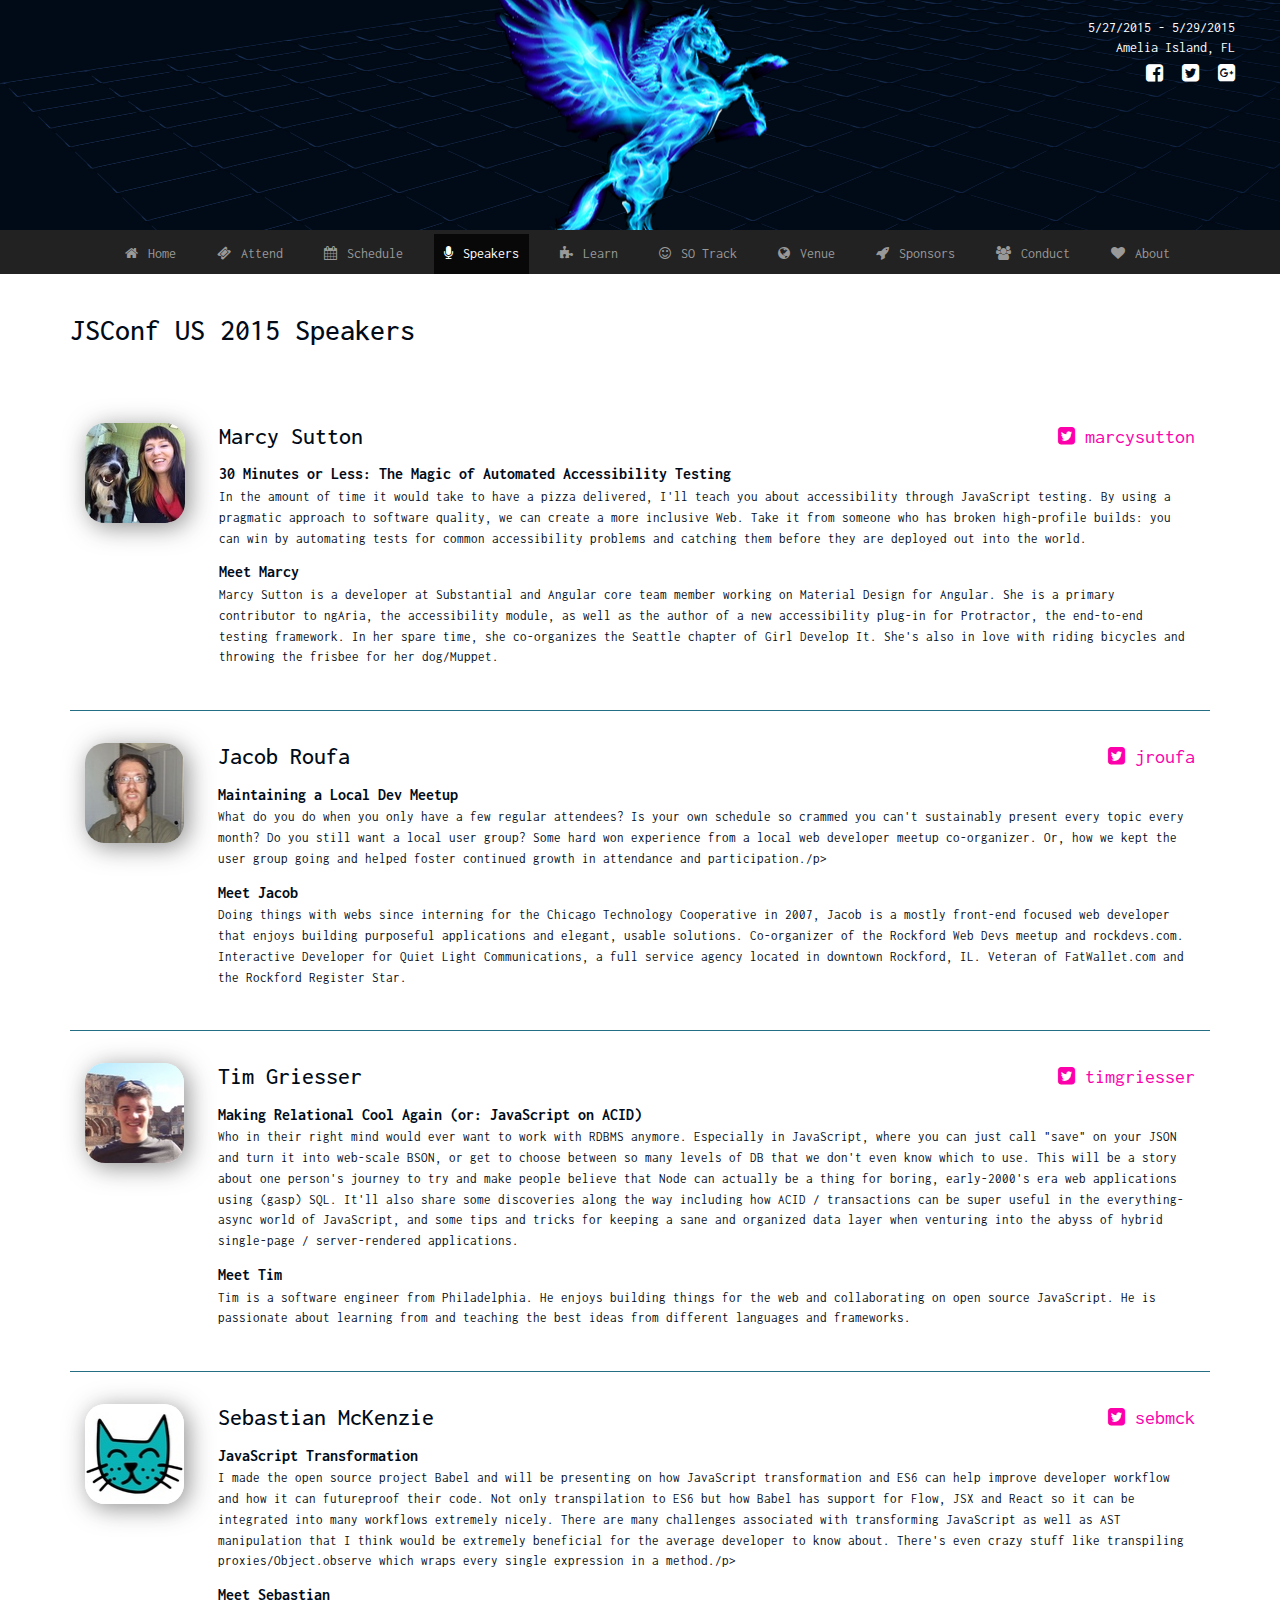
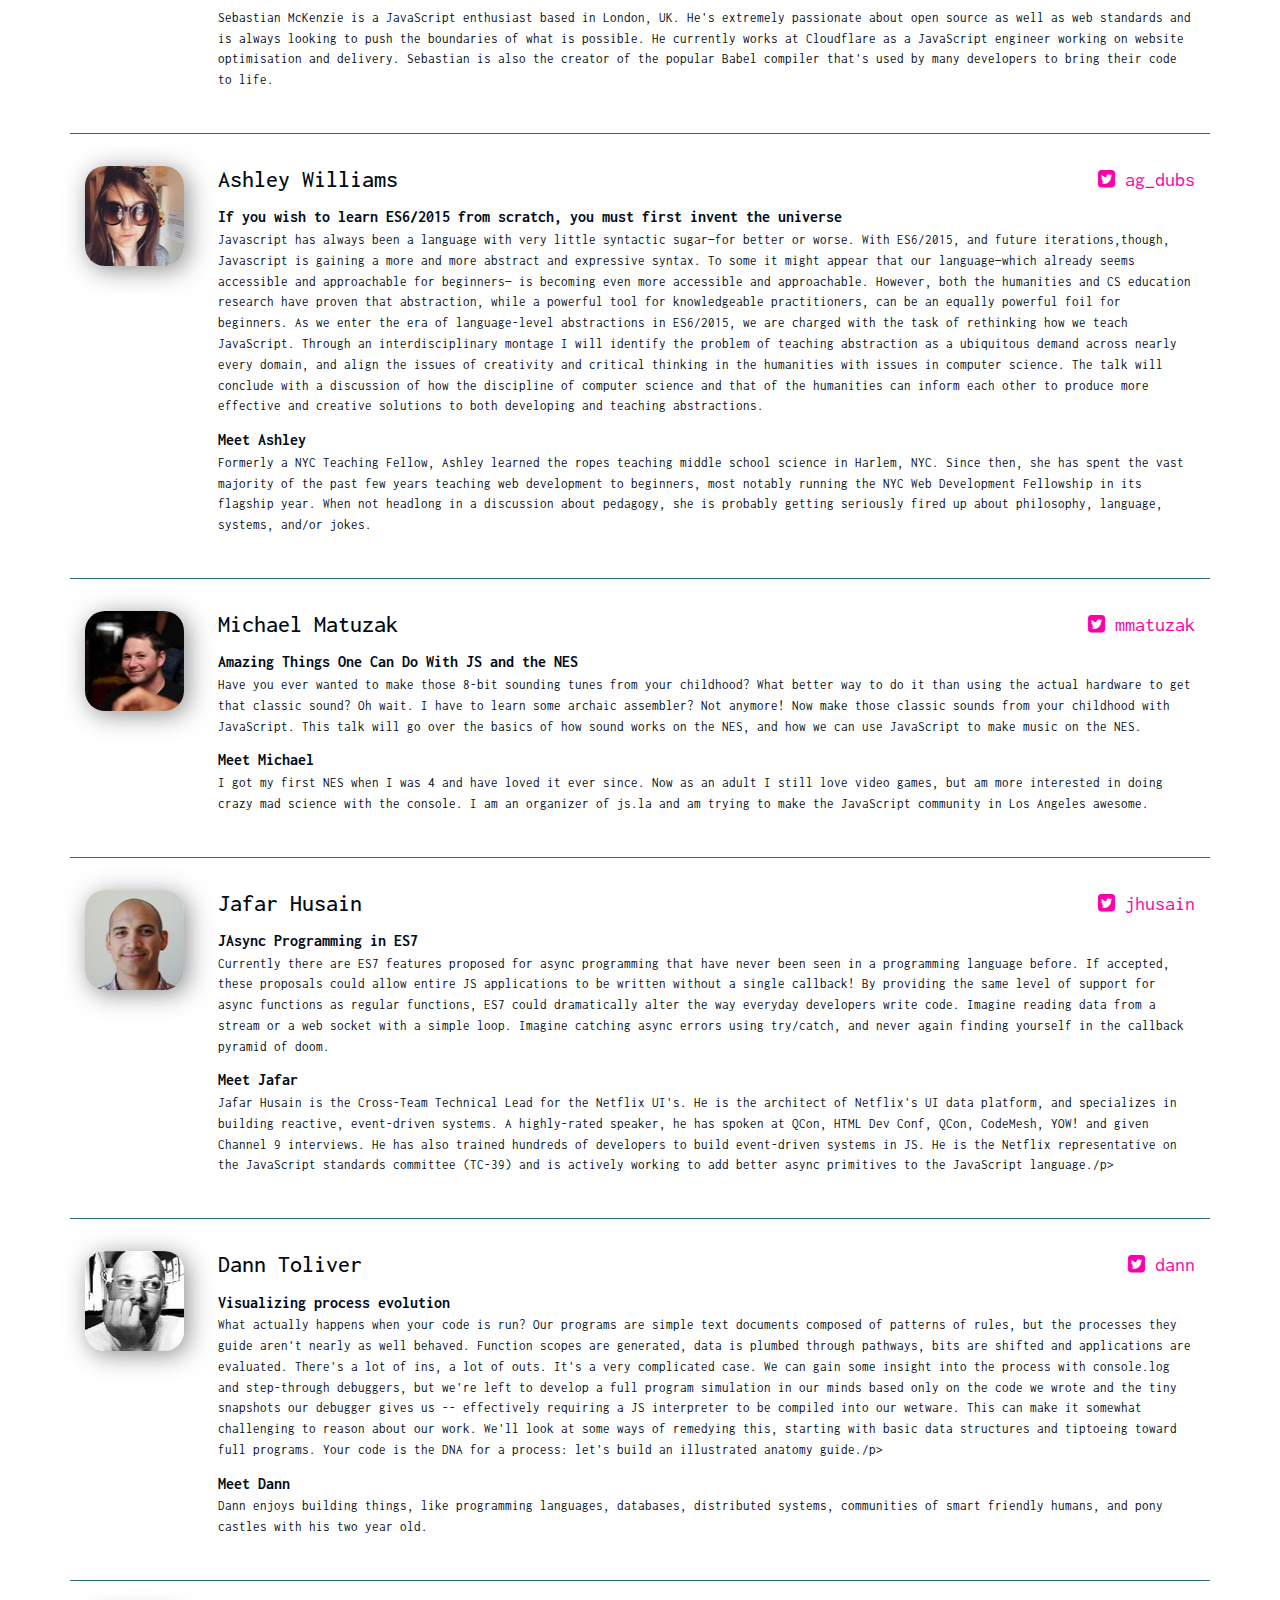
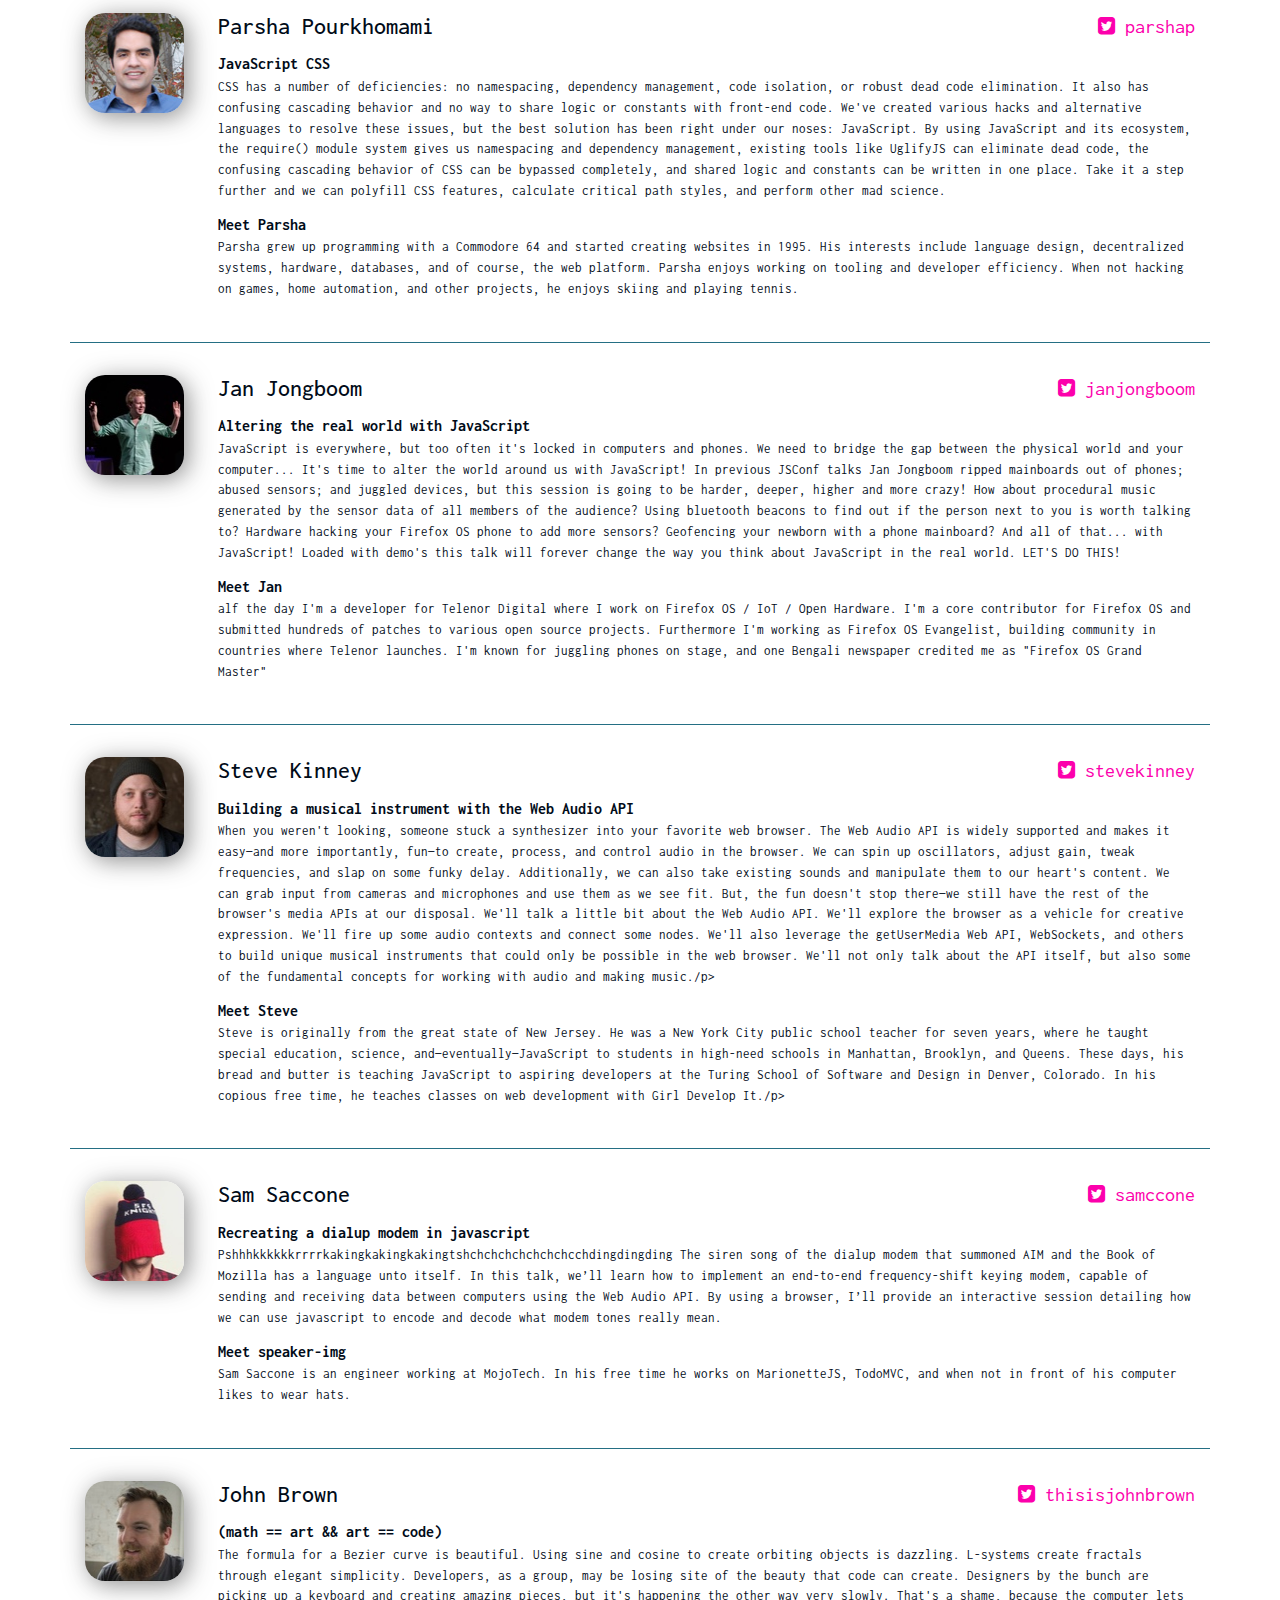
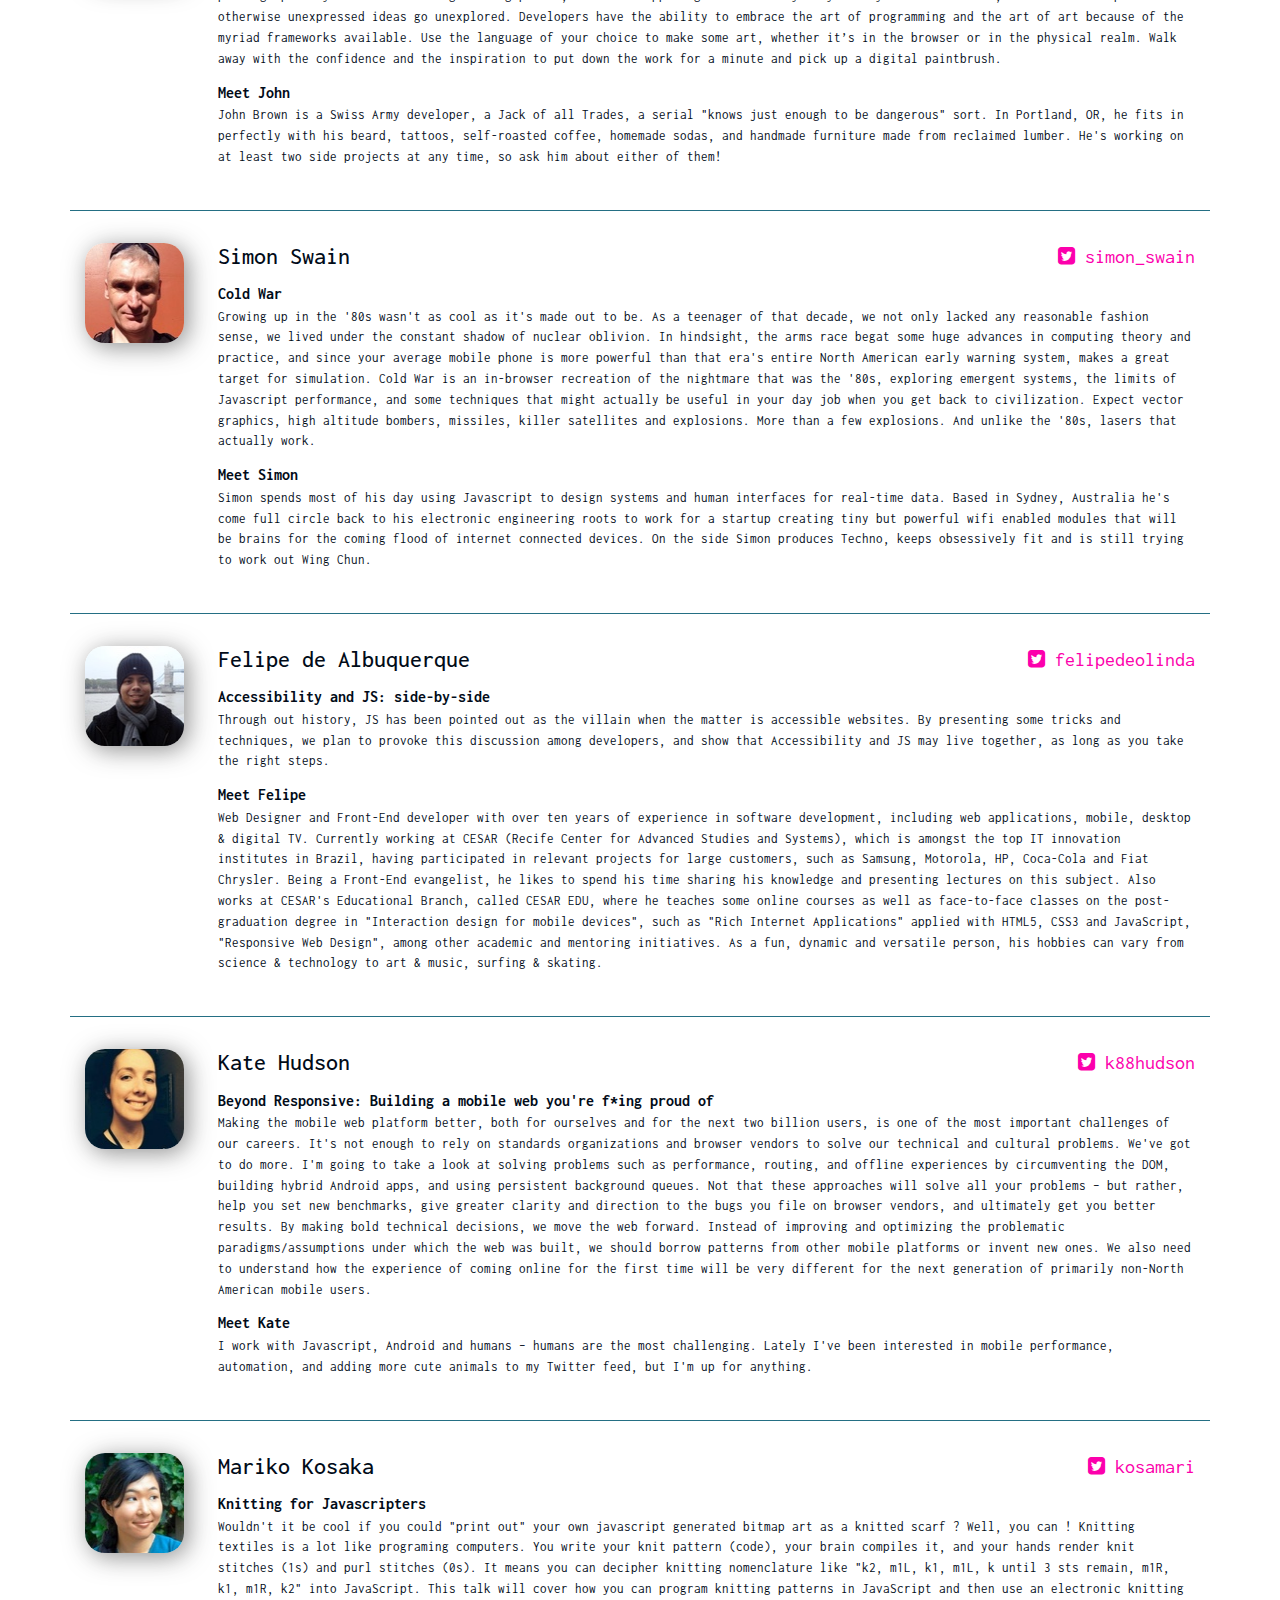
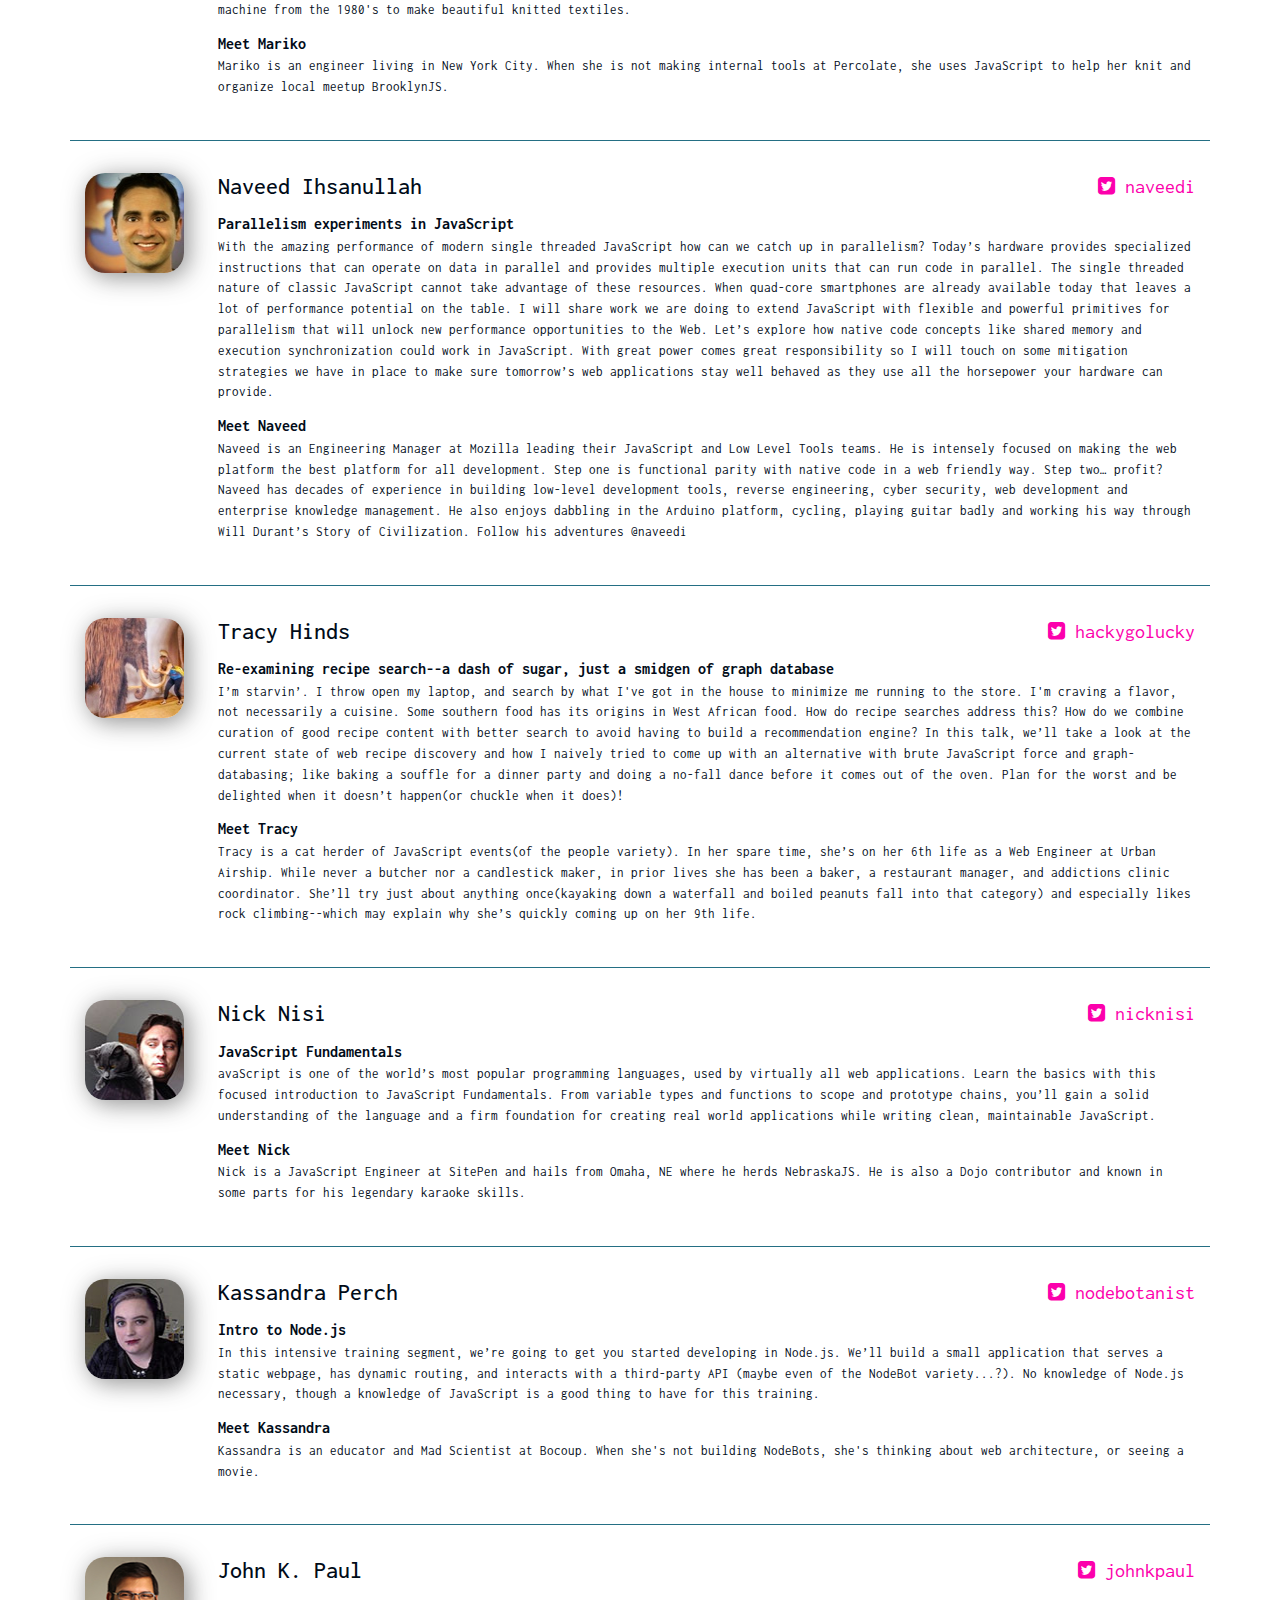
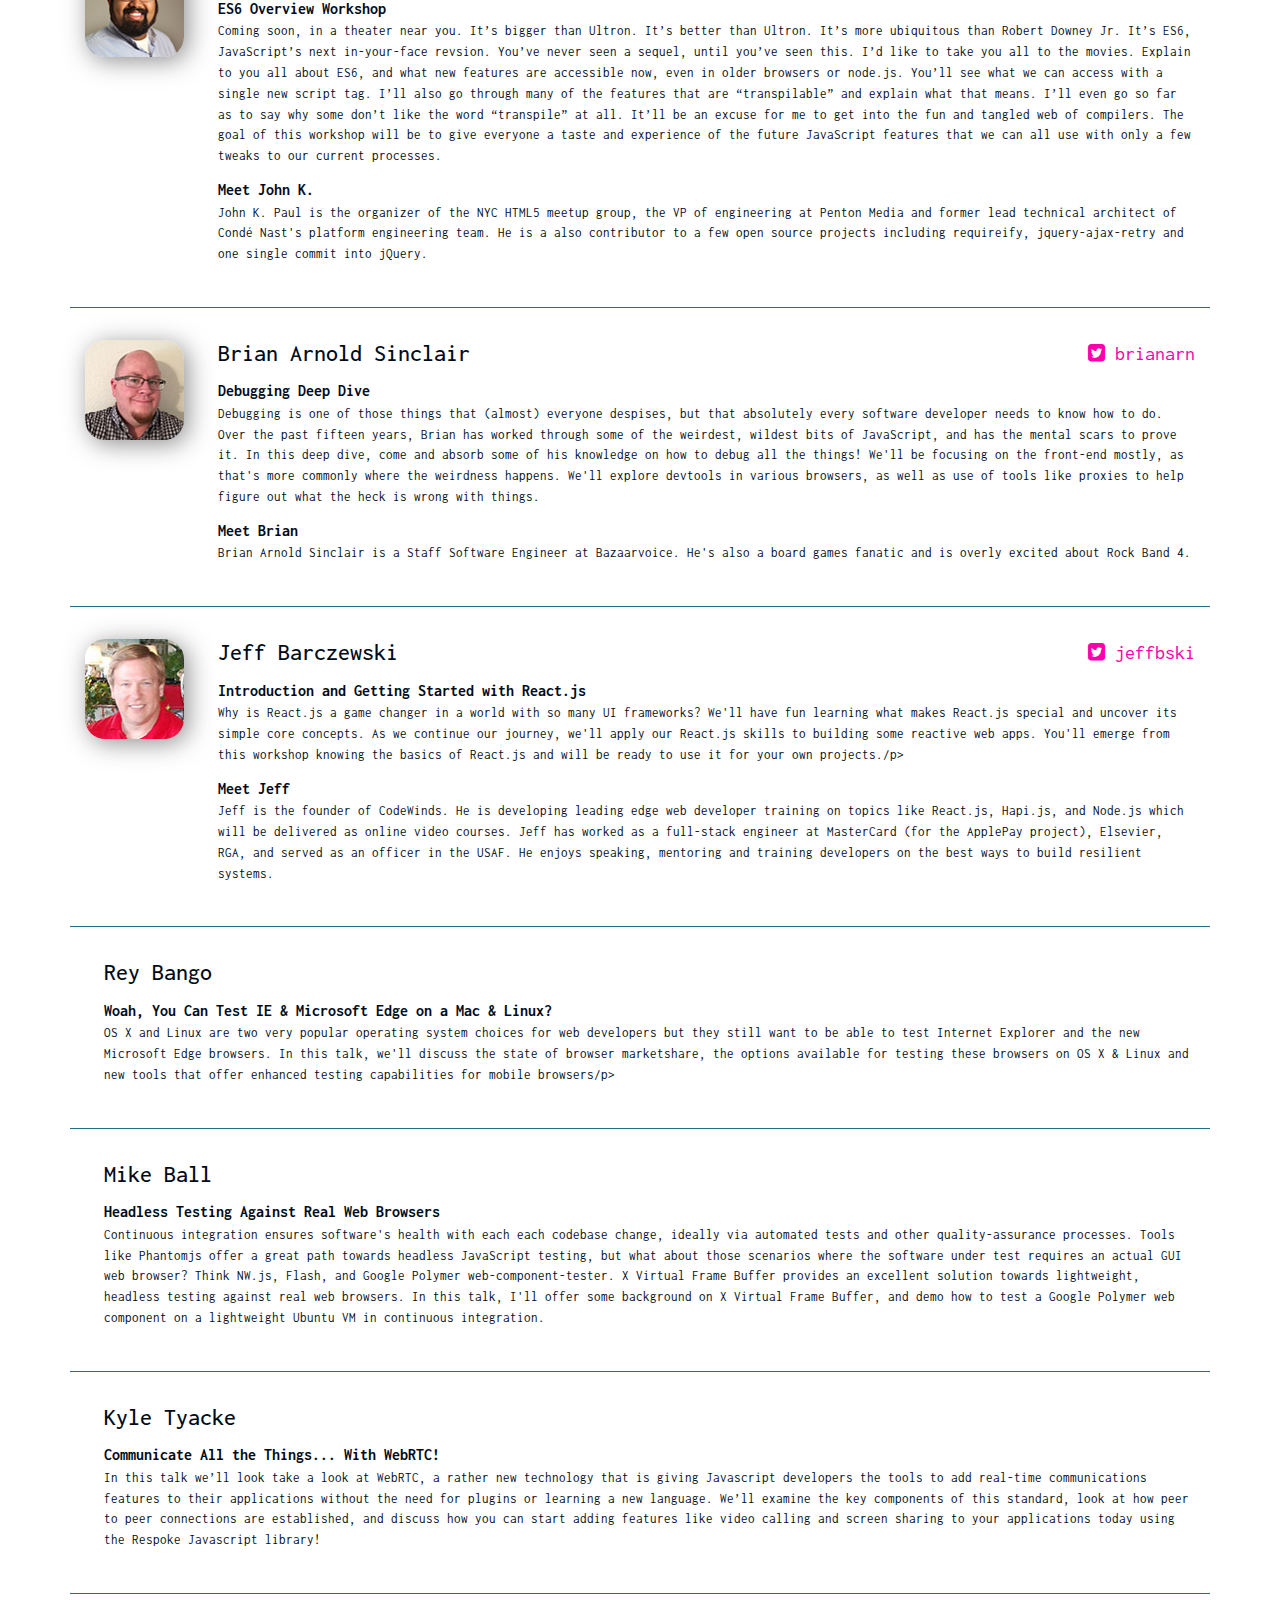
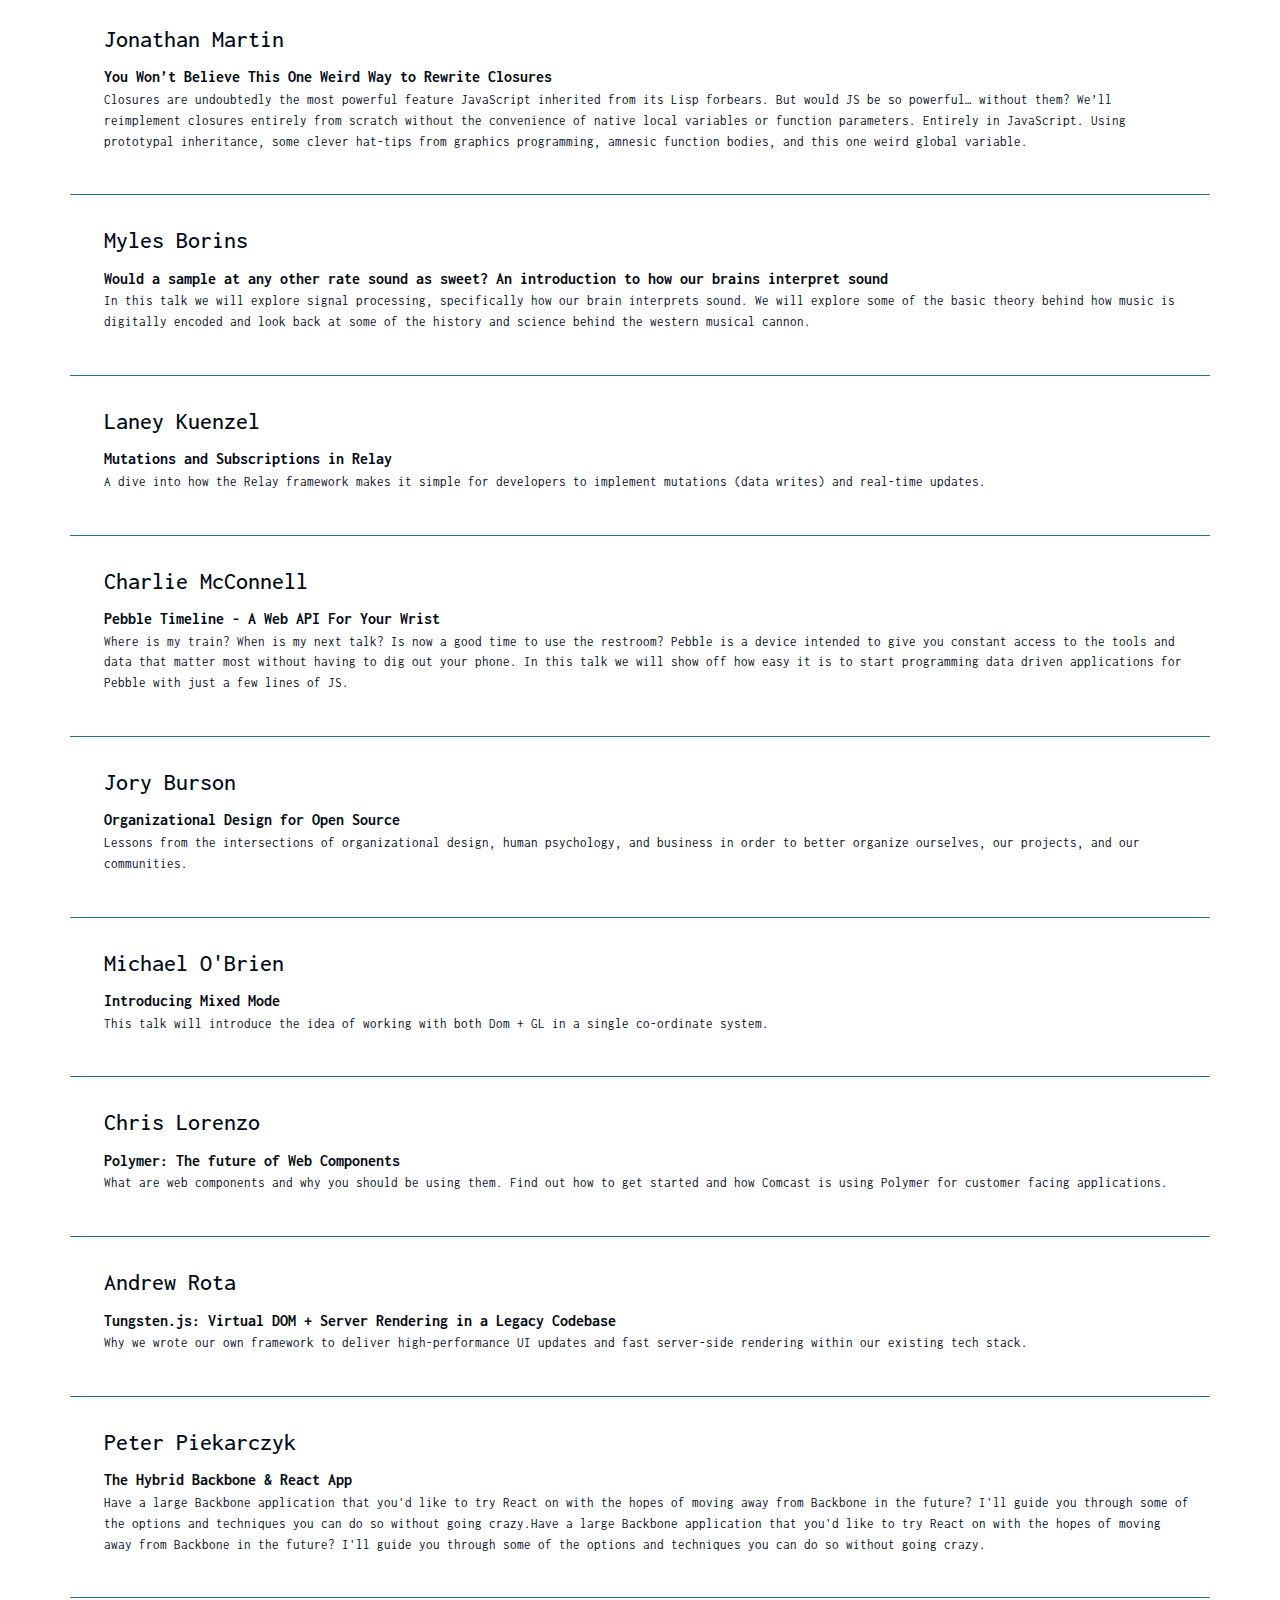
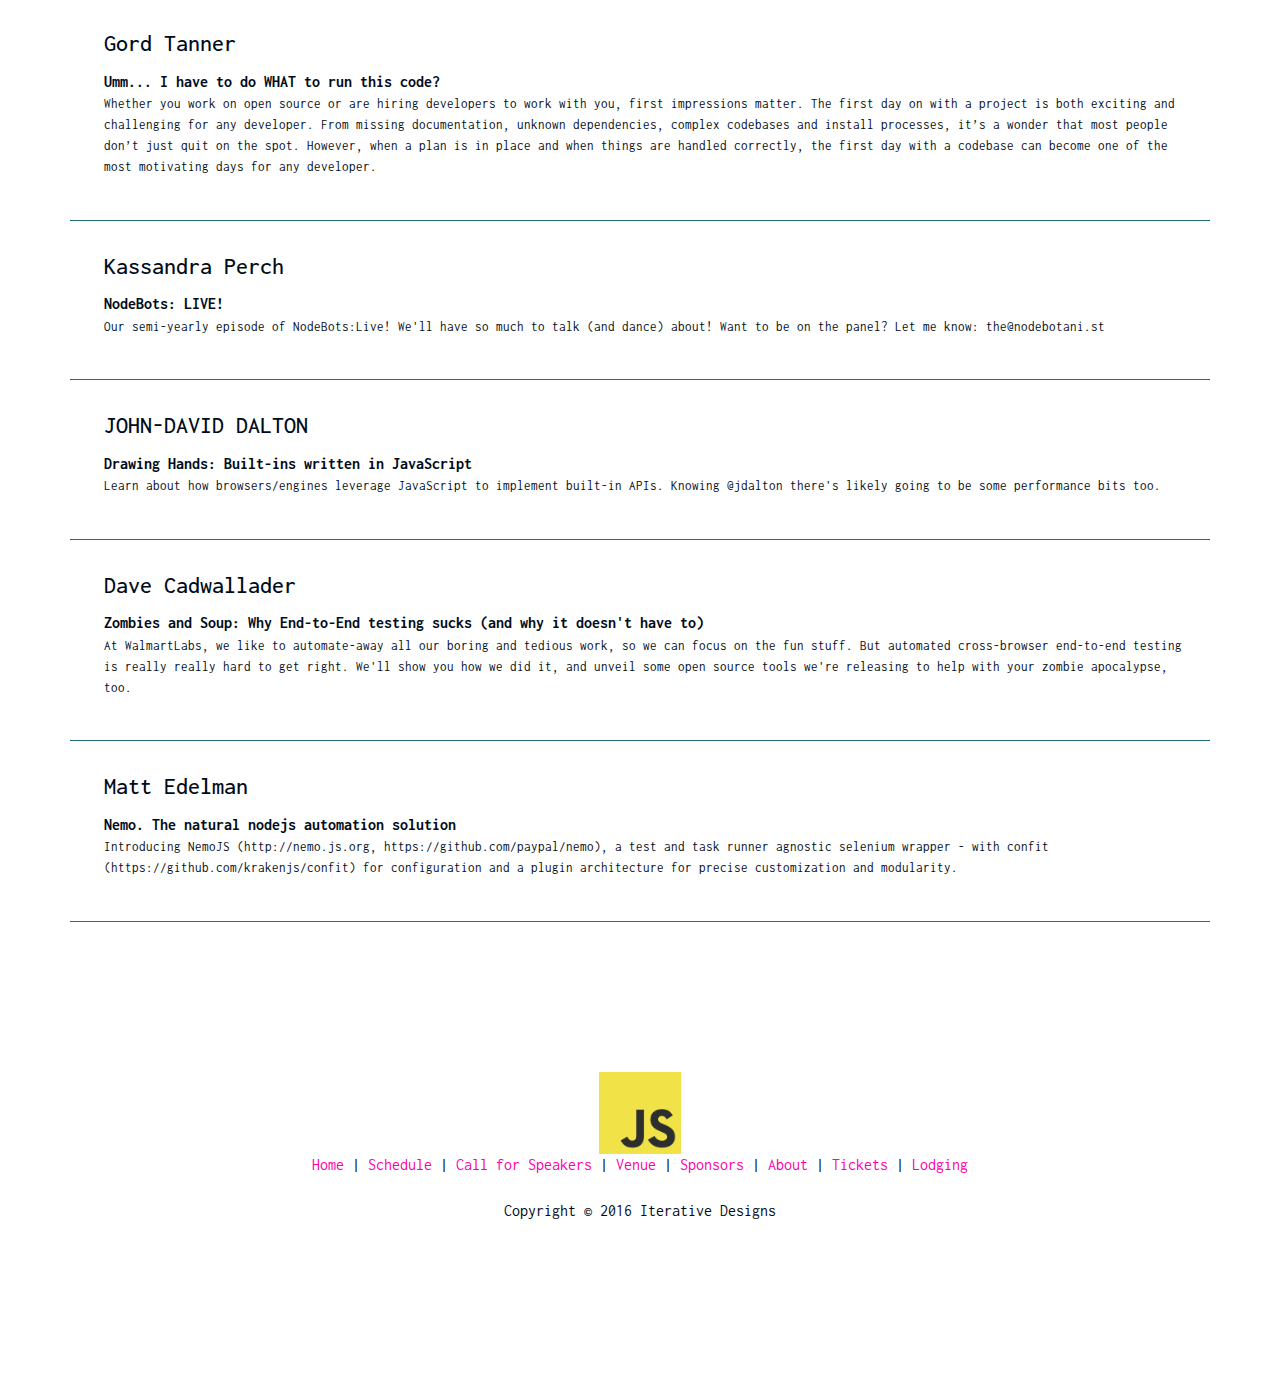
<file: speakers.html>
<!DOCTYPE html>
<html>
<head>
<title>JS Conf US</title>
<meta name="viewport" content="width=device-width, initial-scale=1">
<link rel="stylesheet" href="header-footer.css">
<link rel="stylesheet" href="style.css">
<link rel="stylesheet" href="http://cdnjs.cloudflare.com/ajax/libs/font-awesome/4.4.0/css/font-awesome.min.css">
<link href='https://fonts.googleapis.com/css?family=Inconsolata' rel='stylesheet' type='text/css'>
<style>
</style>
</head>
<body>
  <header>
    <section id="header">
      <div id="logo"></div>
      <div class="summary">
        <p>5/27/2015 - 5/29/2015</p>
        <p>Amelia Island, FL</p>
        <a href=""><i class="fa fa-facebook-square" aria-hidden="true"></i></a>
        <a href=""><i class="fa fa-twitter-square" aria-hidden="true"></i></a>
        <a href=""><i class="fa fa-google-plus-square" aria-hidden="true"></i></a>
      </div>
    </section>
    <section class="nav-header">
      <input type="checkbox" id="checkbox"></input>
      <label for="checkbox" id="hamburger" class="nav-button fa fa-bars"></label>
      <nav class="container" >
        <ul class="nav-bar">
          <li><a href="home.html"><i class='fa fa-home'></i>Home</a></li>
          <li><a href="tickets.html"><i class='fa fa-ticket'></i>Attend</a></li>
          <li><a href="schedule.html"><i class='fa fa-calendar'></i>Schedule</a></li>
          <li class="selected"><a href="speakers.html"><i class='fa fa-microphone'></i>Speakers</a></li>
          <li><a href="trainingtrack.html"><i class='fa fa-puzzle-piece'></i>Learn</a></li>
          <li><a href="sotrack.html"><i class='fa fa-smile-o'></i>SO Track</a></li>
          <li><a href="venue.html"><i class='fa fa-globe'></i>Venue</a></li>
          <li><a href="sponsors.html"><i class='fa fa-rocket'></i>Sponsors</a></li>
          <li><a href="codeofconduct.html"><i class='fa fa-users'></i>Conduct</a></li>
          <li><a href="about.html"><i class='fa fa-heart'></i>About</a></li>
        </ul>
      </nav>
    </section>
  </header>

  <main>
    <div class="container" id="speaker">
      <h2>JSConf US 2015 Speakers</h2>
      <article class="speaker">
      <div class="row ">
        <div class="column-1 speaker-pic">
          <img class="speaker-img" src="img/speakers/sutton.jpg" height=100; width=100; alt="Marcy Sutton">
        </div>
        <div class="column-2">
          <div class="row speaker-row">
            <h3 class="inline-block">Marcy Sutton</h3>
            <a href="" class="social">
              <i class="fa fa-twitter-square"></i>
              marcysutton
            </a>
          </div>
          <h4>30 Minutes or Less: The Magic of Automated Accessibility Testing</h4>
          <p>In the amount of time it would take to have a pizza delivered, I'll teach you about accessibility through JavaScript testing. By using a pragmatic approach to software quality, we can create a more inclusive Web. Take it from someone who has broken high-profile builds: you can win by automating tests for common accessibility problems and catching them before they are deployed out into the world.</p>
          <h4>Meet Marcy</h4>
          <p>Marcy Sutton is a developer at Substantial and Angular core team member working on Material Design for Angular. She is a primary contributor to ngAria, the accessibility module, as well as the author of a new accessibility plug-in for Protractor, the end-to-end testing framework. In her spare time, she co-organizes the Seattle chapter of Girl Develop It. She's also in love with riding bicycles and throwing the frisbee for her dog/Muppet.</p>
        </div>
      </div>
    </article>
    <article  class="speaker">
      <div class="row ">
        <div class="column-1 width-10-pct speaker-pic">
          <img class="speaker-img" src="img/speakers/roufa.jpg" height=100; width=100; alt="Jacob Roufa">
        </div>
        <div class="column-2">
          <div class="row speaker-row">
            <h3 class="inline-block">Jacob Roufa</h3>
            <a href="" class="social">
              <i class="fa fa-twitter-square"></i>
              jroufa
            </a>
          </div>
          <h4>Maintaining a Local Dev Meetup</h4>
          <p>What do you do when you only have a few regular attendees? Is your own schedule so crammed you can't sustainably present every topic every month? Do you still want a local user group? Some hard won experience from a local web developer meetup co-organizer. Or, how we kept the user group going and helped foster continued growth in attendance and participation./p>
          <h4>Meet Jacob</h4>
          <p>Doing things with webs since interning for the Chicago Technology Cooperative in 2007, Jacob is a mostly front-end focused web developer that enjoys building purposeful applications and elegant, usable solutions. Co-organizer of the Rockford Web Devs meetup and rockdevs.com. Interactive Developer for Quiet Light Communications, a full service agency located in downtown Rockford, IL. Veteran of FatWallet.com and the Rockford Register Star.</p>
        </div>
      </div>
    </article>

    <article  class="speaker">
      <div class="row ">
        <div class="column-1 width-10-pct speaker-pic">
          <img class="speaker-img" src="img/speakers/griesser.jpg" height=100; width=100; alt="Tim Griesser">
        </div>
        <div class="column-2">
          <div class="row speaker-row">
            <h3 class="inline-block">Tim Griesser</h3>
            <a href="" class="social">
              <i class="fa fa-twitter-square"></i>
              timgriesser
            </a>
          </div>
          <h4>Making Relational Cool Again (or: JavaScript on ACID)</h4>
          <p>Who in their right mind would ever want to work with RDBMS anymore. Especially in JavaScript, where you can just call "save" on your JSON and turn it into web-scale BSON, or get to choose between so many levels of DB that we don't even know which to use. This will be a story about one person's journey to try and make people believe that Node can actually be a thing for boring, early-2000's era web applications using (gasp) SQL. It'll also share some discoveries along the way including how ACID / transactions can be super useful in the everything-async world of JavaScript, and some tips and tricks for keeping a sane and organized data layer when venturing into the abyss of hybrid single-page / server-rendered applications.</p>
          <h4>Meet Tim</h4>
          <p>Tim is a software engineer from Philadelphia. He enjoys building things for the web and collaborating on open source JavaScript. He is passionate about learning from and teaching the best ideas from different languages and frameworks.</p>
        </div>
      </div>
    </article>

    <article  class="speaker">
      <div class="row ">
        <div class="column-1 width-10-pct speaker-pic">
          <img class="speaker-img" src="img/speakers/mckenzie.jpg" height=100; width=100; alt="Sebastian McKenzie">
        </div>
        <div class="column-2">
          <div class="row speaker-row">
            <h3 class="inline-block">Sebastian McKenzie</h3>
            <a href="" class="social">
              <i class="fa fa-twitter-square"></i>
              sebmck
            </a>
          </div>
          <h4>JavaScript Transformation</h4>
          <p>I made the open source project Babel and will be presenting on how JavaScript transformation and ES6 can help improve developer workflow and how it can futureproof their code. Not only transpilation to ES6 but how Babel has support for Flow, JSX and React so it can be integrated into many workflows extremely nicely. There are many challenges associated with transforming JavaScript as well as AST manipulation that I think would be extremely beneficial for the average developer to know about. There's even crazy stuff like transpiling proxies/Object.observe which wraps every single expression in a method./p>
          <h4>Meet Sebastian</h4>
          <p>Sebastian McKenzie is a JavaScript enthusiast based in London, UK. He's extremely passionate about open source as well as web standards and is always looking to push the boundaries of what is possible. He currently works at Cloudflare as a JavaScript engineer working on website optimisation and delivery. Sebastian is also the creator of the popular Babel compiler that's used by many developers to bring their code to life.</p>
        </div>
      </div>
    </article>

    <article  class="speaker">
      <div class="row ">
        <div class="column-1 width-10-pct speaker-pic">
          <img class="speaker-img" src="img/speakers/williams.jpg" height=100; width=100; alt="Ashley Williams">
        </div>
        <div class="column-2">
          <div class="row speaker-row">
            <h3 class="inline-block">Ashley Williams</h3>
            <a href="" class="social">
              <i class="fa fa-twitter-square"></i>
              ag_dubs
            </a>
          </div>
          <h4>If you wish to learn ES6/2015 from scratch, you must first invent the universe</h4>
          <p>Javascript has always been a language with very little syntactic sugar—for better or worse. With ES6/2015, and future iterations,though, Javascript is gaining a more and more abstract and expressive syntax. To some it might appear that our language—which already seems accessible and approachable for beginners— is becoming even more accessible and approachable. However, both the humanities and CS education research have proven that abstraction, while a powerful tool for knowledgeable practitioners, can be an equally powerful foil for beginners. As we enter the era of language-level abstractions in ES6/2015, we are charged with the task of rethinking how we teach JavaScript. Through an interdisciplinary montage I will identify the problem of teaching abstraction as a ubiquitous demand across nearly every domain, and align the issues of creativity and critical thinking in the humanities with issues in computer science. The talk will conclude with a discussion of how the discipline of computer science and that of the humanities can inform each other to produce more effective and creative solutions to both developing and teaching abstractions.</p>
          <h4>Meet Ashley</h4>
          <p>Formerly a NYC Teaching Fellow, Ashley learned the ropes teaching middle school science in Harlem, NYC. Since then, she has spent the vast majority of the past few years teaching web development to beginners, most notably running the NYC Web Development Fellowship in its flagship year. When not headlong in a discussion about pedagogy, she is probably getting seriously fired up about philosophy, language, systems, and/or jokes.</p>
        </div>
      </div>
    </article>

    <article  class="speaker">
      <div class="row ">
        <div class="column-1 width-10-pct speaker-pic">
          <img class="speaker-img" src="img/speakers/matuzak.jpg" height=100; width=100; alt="Michael Matuzak">
        </div>
        <div class="column-2">
          <div class="">
            <h3 class="inline-block">Michael Matuzak</h3>
            <a href="" class="social">
              <i class="fa fa-twitter-square"></i>
              mmatuzak
            </a>
          </div>
          <h4>Amazing Things One Can Do With JS and the NES</h4>
          <p>Have you ever wanted to make those 8-bit sounding tunes from your childhood? What better way to do it than using the actual hardware to get that classic sound? Oh wait. I have to learn some archaic assembler? Not anymore! Now make those classic sounds from your childhood with JavaScript. This talk will go over the basics of how sound works on the NES, and how we can use JavaScript to make music on the NES.</p>
          <h4>Meet Michael</h4>
          <p>I got my first NES when I was 4 and have loved it ever since. Now as an adult I still love video games, but am more interested in doing crazy mad science with the console. I am an organizer of js.la and am trying to make the JavaScript community in Los Angeles awesome.</p>
        </div>
      </div>
    </article>

    <article  class="speaker">
      <div class="row ">
        <div class="column-1 width-10-pct speaker-pic">
          <img class="speaker-img" src="img/speakers/husain.jpg" height=100; width=100; alt="Jafar Husain">
        </div>
        <div class="column-2">
          <div class="row speaker-row">
            <h3 class="inline-block">Jafar Husain</h3>
            <a href="" class="social">
              <i class="fa fa-twitter-square"></i>
              jhusain
            </a>
          </div>
          <h4>JAsync Programming in ES7</h4>
          <p>Currently there are ES7 features proposed for async programming that have never been seen in a programming language before. If accepted, these proposals could allow entire JS applications to be written without a single callback! By providing the same level of support for async functions as regular functions, ES7 could dramatically alter the way everyday developers write code. Imagine reading data from a stream or a web socket with a simple loop. Imagine catching async errors using try/catch, and never again finding yourself in the callback pyramid of doom.</p>
          <h4>Meet Jafar</h4>
          <p>Jafar Husain is the Cross-Team Technical Lead for the Netflix UI's. He is the architect of Netflix's UI data platform, and specializes in building reactive, event-driven systems. A highly-rated speaker, he has spoken at QCon, HTML Dev Conf, QCon, CodeMesh, YOW! and given Channel 9 interviews. He has also trained hundreds of developers to build event-driven systems in JS. He is the Netflix representative on the JavaScript standards committee (TC-39) and is actively working to add better async primitives to the JavaScript language./p>
        </div>
      </div>
    </article>

    <article  class="speaker">
      <div class="row ">
        <div class="column-1 width-10-pct speaker-pic">
          <img class="speaker-img" src="img/speakers/toliver.jpg" height=100; width=100; alt="Dann Toliver">
        </div>
        <div class="column-2">
          <div class="row speaker-row">
            <h3 class="inline-block">Dann Toliver</h3>
            <a href="" class="social">
              <i class="fa fa-twitter-square"></i>
              dann
            </a>
          </div>
          <h4>Visualizing process evolution</h4>
          <p>What actually happens when your code is run? Our programs are simple text documents composed of patterns of rules, but the processes they guide aren't nearly as well behaved. Function scopes are generated, data is plumbed through pathways, bits are shifted and applications are evaluated. There's a lot of ins, a lot of outs. It's a very complicated case. We can gain some insight into the process with console.log and step-through debuggers, but we're left to develop a full program simulation in our minds based only on the code we wrote and the tiny snapshots our debugger gives us -- effectively requiring a JS interpreter to be compiled into our wetware. This can make it somewhat challenging to reason about our work. We'll look at some ways of remedying this, starting with basic data structures and tiptoeing toward full programs. Your code is the DNA for a process: let's build an illustrated anatomy guide./p>
          <h4>Meet Dann</h4>
          <p>Dann enjoys building things, like programming languages, databases, distributed systems, communities of smart friendly humans, and pony castles with his two year old.</p>
        </div>
      </div>
    </article>

    <article  class="speaker">
      <div class="row ">
        <div class="column-1 width-10-pct speaker-pic">
          <img class="speaker-img" src="img/speakers/pourkhomami.jpg" height=100; width=100; alt="Parsha Pourkhomami">
        </div>
        <div class="column-2">
          <div class="row speaker-row">
            <h3 class="inline-block">Parsha Pourkhomami</h3>
            <a href="" class="social">
              <i class="fa fa-twitter-square"></i>
              parshap
            </a>
          </div>
          <h4>JavaScript CSS</h4>
          <p>CSS has a number of deficiencies: no namespacing, dependency management, code isolation, or robust dead code elimination. It also has confusing cascading behavior and no way to share logic or constants with front-end code. We've created various hacks and alternative languages to resolve these issues, but the best solution has been right under our noses: JavaScript. By using JavaScript and its ecosystem, the require() module system gives us namespacing and dependency management, existing tools like UglifyJS can eliminate dead code, the confusing cascading behavior of CSS can be bypassed completely, and shared logic and constants can be written in one place. Take it a step further and we can polyfill CSS features, calculate critical path styles, and perform other mad science.</p>
          <h4>Meet Parsha</h4>
          <p>Parsha grew up programming with a Commodore 64 and started creating websites in 1995. His interests include language design, decentralized systems, hardware, databases, and of course, the web platform. Parsha enjoys working on tooling and developer efficiency. When not hacking on games, home automation, and other projects, he enjoys skiing and playing tennis.</p>
        </div>
      </div>
    </article>

    <article  class="speaker">
      <div class="row ">
        <div class="column-1 width-10-pct speaker-pic">
          <img class="speaker-img" src="img/speakers/jongboom.jpg" height=100; width=100; alt="Jan Jongboom">
        </div>
        <div class="column-2">
          <div class="row speaker-row">
            <h3 class="inline-block">Jan Jongboom</h3>
            <a href="" class="social">
              <i class="fa fa-twitter-square"></i>
              janjongboom
            </a>
          </div>
          <h4>Altering the real world with JavaScript</h4>
          <p>JavaScript is everywhere, but too often it's locked in computers and phones. We need to bridge the gap between the physical world and your computer... It's time to alter the world around us with JavaScript! In previous JSConf talks Jan Jongboom ripped mainboards out of phones; abused sensors; and juggled devices, but this session is going to be harder, deeper, higher and more crazy! How about procedural music generated by the sensor data of all members of the audience? Using bluetooth beacons to find out if the person next to you is worth talking to? Hardware hacking your Firefox OS phone to add more sensors? Geofencing your newborn with a phone mainboard? And all of that... with JavaScript! Loaded with demo's this talk will forever change the way you think about JavaScript in the real world. LET'S DO THIS!</p>
          <h4>Meet Jan</h4>
          <p>alf the day I'm a developer for Telenor Digital where I work on Firefox OS / IoT / Open Hardware. I'm a core contributor for Firefox OS and submitted hundreds of patches to various open source projects. Furthermore I'm working as Firefox OS Evangelist, building community in countries where Telenor launches. I'm known for juggling phones on stage, and one Bengali newspaper credited me as "Firefox OS Grand Master"</p>
        </div>
      </div>
    </article>

    <article  class="speaker">
      <div class="row ">
        <div class="column-1 width-10-pct speaker-pic">
          <img class="speaker-img" src="img/speakers/kinney.jpg" height=100; width=100; alt="Steve Kinney">
        </div>
        <div class="column-2">
          <div class="row speaker-row">
            <h3 class="inline-block">Steve Kinney</h3>
            <a href="" class="social">
              <i class="fa fa-twitter-square"></i>
              stevekinney
            </a>
          </div>
          <h4>Building a musical instrument with the Web Audio API</h4>
          <p>When you weren't looking, someone stuck a synthesizer into your favorite web browser. The Web Audio API is widely supported and makes it easy—and more importantly, fun—to create, process, and control audio in the browser. We can spin up oscillators, adjust gain, tweak frequencies, and slap on some funky delay. Additionally, we can also take existing sounds and manipulate them to our heart's content. We can grab input from cameras and microphones and use them as we see fit. But, the fun doesn't stop there—we still have the rest of the browser's media APIs at our disposal. We'll talk a little bit about the Web Audio API. We'll explore the browser as a vehicle for creative expression. We'll fire up some audio contexts and connect some nodes. We'll also leverage the getUserMedia Web API, WebSockets, and others to build unique musical instruments that could only be possible in the web browser. We'll not only talk about the API itself, but also some of the fundamental concepts for working with audio and making music./p>
          <h4>Meet Steve</h4>
          <p>Steve is originally from the great state of New Jersey. He was a New York City public school teacher for seven years, where he taught special education, science, and—eventually—JavaScript to students in high-need schools in Manhattan, Brooklyn, and Queens. These days, his bread and butter is teaching JavaScript to aspiring developers at the Turing School of Software and Design in Denver, Colorado. In his copious free time, he teaches classes on web development with Girl Develop It./p>
        </div>
      </div>
    </article>

    <article  class="speaker">
      <div class="row ">
        <div class="column-1 width-10-pct speaker-pic">
          <img class="speaker-img" src="img/speakers/saccone.jpg" height=100; width=100; alt="Sam Saccone">
        </div>
        <div class="column-2">
          <div class="row speaker-row">
            <h3 class="inline-block">Sam Saccone</h3>
            <a href="" class="social">
              <i class="fa fa-twitter-square"></i>
              samccone
            </a>
          </div>
          <h4>Recreating a dialup modem in javascript</h4>
          <p>Pshhhkkkkkkrrrr​kakingkakingkakingtsh​chchchchchchchcch​dingdingding The siren song of the dialup modem that summoned AIM and the Book of Mozilla has a language unto itself. In this talk, we’ll learn how to implement an end-to-end frequency-shift keying modem, capable of sending and receiving data between computers using the Web Audio API. By using a browser, I’ll provide an interactive session detailing how we can use javascript to encode and decode what modem tones really mean.</p>
          <h4>Meet speaker-img</h4>
          <p>Sam Saccone is an engineer working at MojoTech. In his free time he works on MarionetteJS, TodoMVC, and when not in front of his computer likes to wear hats.</p>
        </div>
      </div>
    </article>

    <article  class="speaker">
      <div class="row ">
        <div class="column-1 width-10-pct speaker-pic">
          <img class="speaker-img" src="img/speakers/brown.jpg" height=100; width=100; alt="John Brown">
        </div>
        <div class="column-2">
          <div class="row speaker-row">
            <h3 class="inline-block">John Brown</h3>
            <a href="" class="social">
              <i class="fa fa-twitter-square"></i>
              thisisjohnbrown
            </a>
          </div>
          <h4>(math == art && art == code)</h4>
          <p>The formula for a Bezier curve is beautiful. Using sine and cosine to create orbiting objects is dazzling. L-systems create fractals through elegant simplicity. Developers, as a group, may be losing site of the beauty that code can create. Designers by the bunch are picking up a keyboard and creating amazing pieces, but it's happening the other way very slowly. That's a shame, because the computer lets otherwise unexpressed ideas go unexplored. Developers have the ability to embrace the art of programming and the art of art because of the myriad frameworks available. Use the language of your choice to make some art, whether it’s in the browser or in the physical realm. Walk away with the confidence and the inspiration to put down the work for a minute and pick up a digital paintbrush.</p>
          <h4>Meet John</h4>
          <p>John Brown is a Swiss Army developer, a Jack of all Trades, a serial "knows just enough to be dangerous" sort. In Portland, OR, he fits in perfectly with his beard, tattoos, self-roasted coffee, homemade sodas, and handmade furniture made from reclaimed lumber. He's working on at least two side projects at any time, so ask him about either of them!</p>
        </div>
      </div>
    </article>

    <article  class="speaker">
      <div class="row ">
        <div class="column-1 width-10-pct speaker-pic">
          <img class="speaker-img" src="img/speakers/swain.jpg" height=100; width=100; alt="Simon Swain">
        </div>
        <div class="column-2">
          <div class="row speaker-row">
            <h3 class="inline-block">Simon Swain</h3>
            <a href="" class="social">
              <i class="fa fa-twitter-square"></i>
              simon_swain
            </a>
          </div>
          <h4>Cold War</h4>
          <p>Growing up in the '80s wasn't as cool as it's made out to be. As a teenager of that decade, we not only lacked any reasonable fashion sense, we lived under the constant shadow of nuclear oblivion. In hindsight, the arms race begat some huge advances in computing theory and practice, and since your average mobile phone is more powerful than that era's entire North American early warning system, makes a great target for simulation. Cold War is an in-browser recreation of the nightmare that was the '80s, exploring emergent systems, the limits of Javascript performance, and some techniques that might actually be useful in your day job when you get back to civilization. Expect vector graphics, high altitude bombers, missiles, killer satellites and explosions. More than a few explosions. And unlike the '80s, lasers that actually work.</p>
          <h4>Meet Simon</h4>
          <p>Simon spends most of his day using Javascript to design systems and human interfaces for real-time data. Based in Sydney, Australia he's come full circle back to his electronic engineering roots to work for a startup creating tiny but powerful wifi enabled modules that will be brains for the coming flood of internet connected devices. On the side Simon produces Techno, keeps obsessively fit and is still trying to work out Wing Chun.</p>
        </div>
      </div>
    </article>

    <article  class="speaker">
      <div class="row ">
        <div class="column-1 width-10-pct speaker-pic">
          <img class="speaker-img" src="img/speakers/de-albuquerque.jpg" height=100; width=100; alt="Felipe de Albuquerque">
        </div>
        <div class="column-2">
          <div class="row speaker-row">
            <h3 class="inline-block">Felipe de Albuquerque</h3>
            <a href="" class="social">
              <i class="fa fa-twitter-square"></i>
              felipedeolinda
            </a>
          </div>
          <h4>Accessibility and JS: side-by-side</h4>
          <p>Through out history, JS has been pointed out as the villain when the matter is accessible websites. By presenting some tricks and techniques, we plan to provoke this discussion among developers, and show that Accessibility and JS may live together, as long as you take the right steps.</p>
          <h4>Meet Felipe</h4>
          <p>Web Designer and Front-End developer with over ten years of experience in software development, including web applications, mobile, desktop & digital TV. Currently working at CESAR (Recife Center for Advanced Studies and Systems), which is amongst the top IT innovation institutes in Brazil, having participated in relevant projects for large customers, such as Samsung, Motorola, HP, Coca-Cola and Fiat Chrysler. Being a Front-End evangelist, he likes to spend his time sharing his knowledge and presenting lectures on this subject. Also works at CESAR's Educational Branch, called CESAR EDU, where he teaches some online courses as well as face-to-face classes on the post-graduation degree in "Interaction design for mobile devices", such as "Rich Internet Applications" applied with HTML5, CSS3 and JavaScript, "Responsive Web Design", among other academic and mentoring initiatives. As a fun, dynamic and versatile person, his hobbies can vary from science & technology to art & music, surfing & skating.</p>
        </div>
      </div>
    </article>

    <article  class="speaker">
      <div class="row ">
        <div class="column-1 width-10-pct speaker-pic">
          <img class="speaker-img" src="img/speakers/hudson.jpg" height=100; width=100; alt="Kate Hudson">
        </div>
        <div class="column-2">
          <div class="row speaker-row">
            <h3 class="inline-block">Kate Hudson</h3>
            <a href="" class="social">
              <i class="fa fa-twitter-square"></i>
              k88hudson
            </a>
          </div>
          <h4>Beyond Responsive: Building a mobile web you're f*ing proud of</h4>
          <p>Making the mobile web platform better, both for ourselves and for the next two billion users, is one of the most important challenges of our careers. It's not enough to rely on standards organizations and browser vendors to solve our technical and cultural problems. We've got to do more. I'm going to take a look at solving problems such as performance, routing, and offline experiences by circumventing the DOM, building hybrid Android apps, and using persistent background queues. Not that these approaches will solve all your problems – but rather, help you set new benchmarks, give greater clarity and direction to the bugs you file on browser vendors, and ultimately get you better results. By making bold technical decisions, we move the web forward. Instead of improving and optimizing the problematic paradigms/assumptions under which the web was built, we should borrow patterns from other mobile platforms or invent new ones. We also need to understand how the experience of coming online for the first time will be very different for the next generation of primarily non-North American mobile users.</p>
          <h4>Meet Kate</h4>
          <p>I work with Javascript, Android and humans – humans are the most challenging. Lately I've been interested in mobile performance, automation, and adding more cute animals to my Twitter feed, but I'm up for anything.</p>
        </div>
      </div>
    </article>

    <article  class="speaker">
      <div class="row ">
        <div class="column-1 width-10-pct speaker-pic">
          <img class="speaker-img" src="img/speakers/kosaka.jpg" height=100; width=100; alt="Mariko Kosaka">
        </div>
        <div class="column-2">
          <div class="row speaker-row">
            <h3 class="inline-block">Mariko Kosaka</h3>
            <a href="" class="social">
              <i class="fa fa-twitter-square"></i>
              kosamari
            </a>
          </div>
          <h4>Knitting for Javascripters</h4>
          <p>Wouldn't it be cool if you could "print out" your own javascript generated bitmap art as a knitted scarf ? Well, you can ! Knitting textiles is a lot like programing computers. You write your knit pattern (code), your brain compiles it, and your hands render knit stitches (1s) and purl stitches (0s). It means you can decipher knitting nomenclature like "k2, m1L, k1, m1L, k until 3 sts remain, m1R, k1, m1R, k2" into JavaScript. This talk will cover how you can program knitting patterns in JavaScript and then use an electronic knitting machine from the 1980's to make beautiful knitted textiles.</p>
          <h4>Meet Mariko</h4>
          <p>Mariko is an engineer living in New York City. When she is not making internal tools at Percolate, she uses JavaScript to help her knit and organize local meetup BrooklynJS.</p>
        </div>
      </div>
    </article>

    <article  class="speaker">
      <div class="row ">
        <div class="column-1 width-10-pct speaker-pic">
          <img class="speaker-img" src="img/speakers/ihsanullah.jpg" height=100; width=100; alt="Naveed Ihsanullah">
        </div>
        <div class="column-2">
          <div class="row speaker-row">
            <h3 class="inline-block">Naveed Ihsanullah</h3>
            <a href="" class="social">
              <i class="fa fa-twitter-square"></i>
              naveedi
            </a>
          </div>
          <h4>Parallelism experiments in JavaScript</h4>
          <p>With the amazing performance of modern single threaded JavaScript how can we catch up in parallelism? Today’s hardware provides specialized instructions that can operate on data in parallel and provides multiple execution units that can run code in parallel. The single threaded nature of classic JavaScript cannot take advantage of these resources. When quad-core smartphones are already available today that leaves a lot of performance potential on the table. I will share work we are doing to extend JavaScript with flexible and powerful primitives for parallelism that will unlock new performance opportunities to the Web. Let’s explore how native code concepts like shared memory and execution synchronization could work in JavaScript. With great power comes great responsibility so I will touch on some mitigation strategies we have in place to make sure tomorrow’s web applications stay well behaved as they use all the horsepower your hardware can provide.</p>
          <h4>Meet Naveed</h4>
          <p>Naveed is an Engineering Manager at Mozilla leading their JavaScript and Low Level Tools teams. He is intensely focused on making the web platform the best platform for all development. Step one is functional parity with native code in a web friendly way. Step two… profit? Naveed has decades of experience in building low-level development tools, reverse engineering, cyber security, web development and enterprise knowledge management. He also enjoys dabbling in the Arduino platform, cycling, playing guitar badly and working his way through Will Durant’s Story of Civilization. Follow his adventures @naveedi</p>
        </div>
      </div>
    </article>

    <article  class="speaker">
      <div class="row ">
        <div class="column-1 width-10-pct speaker-pic">
          <img class="speaker-img" src="img/speakers/hinds.jpg" height=100; width=100; alt="Tracy Hinds">
        </div>
        <div class="column-2">
          <div class="row speaker-row">
            <h3 class="inline-block">Tracy Hinds</h3>
            <a href="" class="social">
              <i class="fa fa-twitter-square"></i>
              hackygolucky
            </a>
          </div>
          <h4>Re-examining recipe search--a dash of sugar, just a smidgen of graph database</h4>
          <p>I’m starvin’. I throw open my laptop, and search by what I've got in the house to minimize me running to the store. I'm craving a flavor, not necessarily a cuisine. Some southern food has its origins in West African food. How do recipe searches address this? How do we combine curation of good recipe content with better search to avoid having to build a recommendation engine? In this talk, we’ll take a look at the current state of web recipe discovery and how I naively tried to come up with an alternative with brute JavaScript force and graph-databasing; like baking a souffle for a dinner party and doing a no-fall dance before it comes out of the oven. Plan for the worst and be delighted when it doesn’t happen(or chuckle when it does)!</p>
          <h4>Meet Tracy</h4>
          <p>Tracy is a cat herder of JavaScript events(of the people variety). In her spare time, she’s on her 6th life as a Web Engineer at Urban Airship. While never a butcher nor a candlestick maker, in prior lives she has been a baker, a restaurant manager, and addictions clinic coordinator. She’ll try just about anything once(kayaking down a waterfall and boiled peanuts fall into that category) and especially likes rock climbing--which may explain why she’s quickly coming up on her 9th life.</p>
        </div>
      </div>
    </article>

    <article  class="speaker">
      <div class="row ">
        <div class="column-1 width-10-pct speaker-pic">
          <img class="speaker-img" src="img/speakers/nisi.jpg" height=100; width=100; alt="Nick Nisi">
        </div>
        <div class="column-2">
          <div class="row speaker-row">
            <h3 class="inline-block">Nick Nisi</h3>
            <a href="" class="social">
              <i class="fa fa-twitter-square"></i>
              nicknisi
            </a>
          </div>
          <h4>JavaScript Fundamentals</h4>
          <p>avaScript is one of the world’s most popular programming languages, used by virtually all web applications. Learn the basics with this focused introduction to JavaScript Fundamentals. From variable types and functions to scope and prototype chains, you’ll gain a solid understanding of the language and a firm foundation for creating real world applications while writing clean, maintainable JavaScript.</p>
          <h4>Meet Nick</h4>
          <p>Nick is a JavaScript Engineer at SitePen and hails from Omaha, NE where he herds NebraskaJS. He is also a Dojo contributor and known in some parts for his legendary karaoke skills.</p>
        </div>
      </div>
    </article>

    <article  class="speaker">
      <div class="row ">
        <div class="column-1 width-10-pct speaker-pic">
          <img class="speaker-img" src="img/speakers/perch.jpg" height=100; width=100; alt="Kassandra Perch">
        </div>
        <div class="column-2">
          <div class="row speaker-row">
            <h3 class="inline-block">Kassandra Perch</h3>
            <a href="" class="social">
              <i class="fa fa-twitter-square"></i>
              nodebotanist
            </a>
          </div>
          <h4>Intro to Node.js</h4>
          <p>In this intensive training segment, we’re going to get you started developing in Node.js. We’ll build a small application that serves a static webpage, has dynamic routing, and interacts with a third-party API (maybe even of the NodeBot variety...?). No knowledge of Node.js necessary, though a knowledge of JavaScript is a good thing to have for this training.</p>
          <h4>Meet Kassandra</h4>
          <p>Kassandra is an educator and Mad Scientist at Bocoup. When she's not building NodeBots, she's thinking about web architecture, or seeing a movie.</p>
        </div>
      </div>
    </article>

    <article  class="speaker">
      <div class="row ">
        <div class="column-1 width-10-pct speaker-pic">
          <img class="speaker-img" src="img/speakers/paul.jpg" height=100; width=100; alt="John K. Paul">
        </div>
        <div class="column-2">
          <div class="row speaker-row">
            <h3 class="inline-block">John K. Paul</h3>
            <a href="" class="social">
              <i class="fa fa-twitter-square"></i>
              johnkpaul
            </a>
          </div>
          <h4>ES6 Overview Workshop</h4>
          <p>Coming soon, in a theater near you. It’s bigger than Ultron. It’s better than Ultron. It’s more ubiquitous than Robert Downey Jr. It’s ES6, JavaScript’s next in-your-face revsion. You’ve never seen a sequel, until you’ve seen this. I’d like to take you all to the movies. Explain to you all about ES6, and what new features are accessible now, even in older browsers or node.js. You’ll see what we can access with a single new script tag. I’ll also go through many of the features that are “transpilable” and explain what that means. I’ll even go so far as to say why some don’t like the word “transpile” at all. It’ll be an excuse for me to get into the fun and tangled web of compilers. The goal of this workshop will be to give everyone a taste and experience of the future JavaScript features that we can all use with only a few tweaks to our current processes.</p>
          <h4>Meet John K.</h4>
          <p>John K. Paul is the organizer of the NYC HTML5 meetup group, the VP of engineering at Penton Media and former lead technical architect of Condé Nast's platform engineering team. He is a also contributor to a few open source projects including requireify, jquery-ajax-retry and one single commit into jQuery.</p>
        </div>
      </div>
    </article>
    <article  class="speaker">
      <div class="row ">
        <div class="column-1 width-10-pct speaker-pic">
          <img class="speaker-img" src="img/speakers/arnold sinclair.jpg" height=100; width=100; alt="Brian Arnold Sinclair">
        </div>
        <div class="column-2">
          <div class="row speaker-row">
            <h3 class="inline-block">Brian Arnold Sinclair</h3>
            <a href="" class="social">
              <i class="fa fa-twitter-square"></i>
              brianarn
            </a>
          </div>
          <h4>Debugging Deep Dive</h4>
          <p>Debugging is one of those things that (almost) everyone despises, but that absolutely every software developer needs to know how to do. Over the past fifteen years, Brian has worked through some of the weirdest, wildest bits of JavaScript, and has the mental scars to prove it. In this deep dive, come and absorb some of his knowledge on how to debug all the things! We'll be focusing on the front-end mostly, as that's more commonly where the weirdness happens. We'll explore devtools in various browsers, as well as use of tools like proxies to help figure out what the heck is wrong with things.</p>
          <h4>Meet Brian</h4>
          <p>Brian Arnold Sinclair is a Staff Software Engineer at Bazaarvoice. He's also a board games fanatic and is overly excited about Rock Band 4.</p>
        </div>
      </div>
    </article>
    <article  class="speaker">
      <div class="row ">
        <div class="column-1 width-10-pct speaker-pic">
          <img class="speaker-img" src="img/speakers/barczewski.jpg" height=100; width=100; alt="Jeff Barczewski">
        </div>
        <div class="column-2">
          <div class="row speaker-row">
            <h3 class="inline-block">Jeff Barczewski</h3>
            <a href="" class="social">
              <i class="fa fa-twitter-square"></i>
              jeffbski
            </a>
          </div>
          <h4>Introduction and Getting Started with React.js</h4>
          <p>Why is React.js a game changer in a world with so many UI frameworks? We'll have fun learning what makes React.js special and uncover its simple core concepts. As we continue our journey, we'll apply our React.js skills to building some reactive web apps. You'll emerge from this workshop knowing the basics of React.js and will be ready to use it for your own projects./p>
          <h4>Meet Jeff</h4>
          <p>Jeff is the founder of CodeWinds. He is developing leading edge web developer training on topics like React.js, Hapi.js, and Node.js which will be delivered as online video courses. Jeff has worked as a full-stack engineer at MasterCard (for the ApplePay project), Elsevier, RGA, and served as an officer in the USAF. He enjoys speaking, mentoring and training developers on the best ways to build resilient systems.</p>
        </div>
      </div>
    </article>

    <article  class="speaker">
      <div class="row ">
        <div class="column-1 width-10-pct speaker-pic">
        </div>
        <div class="column-2 no-photo">
          <div class="row speaker-row">
            <h3>Rey Bango</h3>
          </div>
          <h4>Woah, You Can Test IE & Microsoft Edge on a Mac & Linux?</h4>
          <p>OS X and Linux are two very popular operating system choices for web developers but they still want to be able to test Internet Explorer and the new Microsoft Edge browsers. In this talk, we'll discuss the state of browser marketshare, the options available for testing these browsers on OS X & Linux and new tools that offer enhanced testing capabilities for mobile browsers/p>
      </div>
    </article>

    <article class="speaker">
        <div class="row ">
            <div class="column-1 width-10-pct speaker-pic">
            </div>
            <div class="column-2 no-photo">
                <div class="row speaker-row">
                    <h3>Mike Ball</h3>
                </div>
                <h4>Headless Testing Against Real Web Browsers</h4>
                <p>Continuous integration ensures software's health with each each codebase change, ideally via automated tests and other quality-assurance processes. Tools like Phantomjs offer a great path towards headless JavaScript testing, but what about those scenarios where the software under test requires an actual GUI web browser? Think NW.js, Flash, and Google Polymer web-component-tester. X Virtual Frame Buffer provides an excellent solution towards lightweight, headless testing against real web browsers. In this talk, I'll offer some background on X Virtual Frame Buffer, and demo how to test a Google Polymer web component on a lightweight Ubuntu VM in continuous integration.</p>
            </div>
    </article>



    <article class="speaker">
        <div class="row ">
            <div class="column-1 width-10-pct speaker-pic">
            </div>
            <div class="column-2 no-photo">
                <div class="row speaker-row">
                    <h3>Kyle Tyacke</h3>
                </div>
                <h4>Communicate All the Things... With WebRTC!</h4>
                <p>In this talk we’ll look take a look at WebRTC, a rather new technology that is giving Javascript developers the tools to add real-time communications features to their applications without the need for plugins or learning a new language. We’ll examine the key components of this standard, look at how peer to peer connections are established, and discuss how you can start adding features like video calling and screen sharing to your applications today using the Respoke Javascript library!</p>
            </div>
    </article>



    <article class="speaker">
        <div class="row ">
            <div class="column-1 width-10-pct speaker-pic">
            </div>
            <div class="column-2 no-photo">
                <div class="row speaker-row">
                    <h3>Jonathan Martin</h3>
                </div>
                <h4>You Won’t Believe This One Weird Way to Rewrite Closures</h4>
                <p>Closures are undoubtedly the most powerful feature JavaScript inherited from its Lisp forbears. But would JS be so powerful… without them? We’ll reimplement closures entirely from scratch without the convenience of native local variables or function parameters. Entirely in JavaScript. Using prototypal inheritance, some clever hat-tips from graphics programming, amnesic function bodies, and this one weird global variable.</p>
            </div>
    </article>



    <article class="speaker">
        <div class="row ">
            <div class="column-1 width-10-pct speaker-pic">
            </div>
            <div class="column-2 no-photo">
                <div class="row speaker-row">
                    <h3>Myles Borins</h3>
                </div>
                <h4>Would a sample at any other rate sound as sweet? An introduction to how our brains interpret sound</h4>
                <p>In this talk we will explore signal processing, specifically how our brain interprets sound. We will explore some of the basic theory behind how music is digitally encoded and look back at some of the history and science behind the western musical cannon.</p>
            </div>
    </article>



    <article class="speaker">
        <div class="row ">
            <div class="column-1 width-10-pct speaker-pic">
            </div>
            <div class="column-2 no-photo">
                <div class="row speaker-row">
                    <h3>Laney Kuenzel</h3>
                </div>
                <h4>Mutations and Subscriptions in Relay</h4>
                <p>A dive into how the Relay framework makes it simple for developers to implement mutations (data writes) and real-time updates.</p>
            </div>
    </article>



    <article class="speaker">
        <div class="row ">
            <div class="column-1 width-10-pct speaker-pic">
            </div>
            <div class="column-2 no-photo">
                <div class="row speaker-row">
                    <h3>Charlie McConnell</h3>
                </div>
                <h4>Pebble Timeline - A Web API For Your Wrist</h4>
                <p>Where is my train? When is my next talk? Is now a good time to use the restroom? Pebble is a device intended to give you constant access to the tools and data that matter most without having to dig out your phone. In this talk we will show off how easy it is to start programming data driven applications for Pebble with just a few lines of JS.</p>
            </div>
    </article>



    <article class="speaker">
        <div class="row ">
            <div class="column-1 width-10-pct speaker-pic">
            </div>
            <div class="column-2 no-photo">
                <div class="row speaker-row">
                    <h3>Jory Burson</h3>
                </div>
                <h4>Organizational Design for Open Source</h4>
                <p>Lessons from the intersections of organizational design, human psychology, and business in order to better organize ourselves, our projects, and our communities.</p>
            </div>
    </article>



    <article class="speaker">
        <div class="row ">
            <div class="column-1 width-10-pct speaker-pic">
            </div>
            <div class="column-2 no-photo">
                <div class="row speaker-row">
                    <h3>Michael O'Brien</h3>
                </div>
                <h4>Introducing Mixed Mode</h4>
                <p>This talk will introduce the idea of working with both Dom + GL in a single co-ordinate system.</p>
            </div>
    </article>



    <article class="speaker">
        <div class="row ">
            <div class="column-1 width-10-pct speaker-pic">
            </div>
            <div class="column-2 no-photo">
                <div class="row speaker-row">
                    <h3>Chris Lorenzo</h3>
                </div>
                <h4>Polymer: The future of Web Components</h4>
                <p>What are web components and why you should be using them. Find out how to get started and how Comcast is using Polymer for customer facing applications.</p>
            </div>
    </article>



    <article class="speaker">
        <div class="row ">
            <div class="column-1 width-10-pct speaker-pic">
            </div>
            <div class="column-2 no-photo">
                <div class="row speaker-row">
                    <h3>Andrew Rota</h3>
                </div>
                <h4>Tungsten.js: Virtual DOM + Server Rendering in a Legacy Codebase</h4>
                <p>Why we wrote our own framework to deliver high-performance UI updates and fast server-side rendering within our existing tech stack.</p>
            </div>
    </article>



    <article class="speaker">
        <div class="row ">
            <div class="column-1 width-10-pct speaker-pic">
            </div>
            <div class="column-2 no-photo">
                <div class="row speaker-row">
                    <h3>Peter Piekarczyk</h3>
                </div>
                <h4>The Hybrid Backbone & React App</h4>
                <p>Have a large Backbone application that you'd like to try React on with the hopes of moving away from Backbone in the future? I'll guide you through some of the options and techniques you can do so without going crazy.Have a large Backbone application that you'd like to try React on with the hopes of moving away from Backbone in the future? I'll guide you through some of the options and techniques you can do so without going crazy.</p>
            </div>
    </article>



    <article class="speaker">
        <div class="row ">
            <div class="column-1 width-10-pct speaker-pic">
            </div>
            <div class="column-2 no-photo">
                <div class="row speaker-row">
                    <h3>Gord Tanner</h3>
                </div>
                <h4>Umm... I have to do WHAT to run this code?</h4>
                <p>Whether you work on open source or are hiring developers to work with you, first impressions matter. The first day on with a project is both exciting and challenging for any developer. From missing documentation, unknown dependencies, complex codebases and install processes, it’s a wonder that most people don’t just quit on the spot. However, when a plan is in place and when things are handled correctly, the first day with a codebase can become one of the most motivating days for any developer.</p>
            </div>
    </article>



    <article class="speaker">
        <div class="row ">
            <div class="column-1 width-10-pct speaker-pic">
            </div>
            <div class="column-2 no-photo">
                <div class="row speaker-row">
                    <h3>Kassandra Perch</h3>
                </div>
                <h4>NodeBots: LIVE!</h4>
                <p>Our semi-yearly episode of NodeBots:Live! We'll have so much to talk (and dance) about! Want to be on the panel? Let me know: the@nodebotani.st</p>
            </div>
    </article>



    <article class="speaker">
        <div class="row ">
            <div class="column-1 width-10-pct speaker-pic">
            </div>
            <div class="column-2 no-photo">
                <div class="row speaker-row">
                    <h3>JOHN-DAVID DALTON</h3>
                </div>
                <h4>Drawing Hands: Built-ins written in JavaScript</h4>
                <p>Learn about how browsers/engines leverage JavaScript to implement built-in APIs. Knowing @jdalton there's likely going to be some performance bits too.</p>
            </div>
    </article>



    <article class="speaker">
        <div class="row ">
            <div class="column-1 width-10-pct speaker-pic">
            </div>
            <div class="column-2 no-photo">
                <div class="row speaker-row">
                    <h3>Dave Cadwallader</h3>
                </div>
                <h4>Zombies and Soup: Why End-to-End testing sucks (and why it doesn't have to)</h4>
                <p>At WalmartLabs, we like to automate-away all our boring and tedious work, so we can focus on the fun stuff. But automated cross-browser end-to-end testing is really really hard to get right. We'll show you how we did it, and unveil some open source tools we're releasing to help with your zombie apocalypse, too.</p>
            </div>
    </article>



    <article class="speaker">
        <div class="row ">
            <div class="column-1 width-10-pct speaker-pic">
            </div>
            <div class="column-2 no-photo">
                <div class="row speaker-row">
                    <h3>Matt Edelman</h3>
                </div>
                <h4>Nemo. The natural nodejs automation solution</h4>
                <p>Introducing NemoJS (http://nemo.js.org, https://github.com/paypal/nemo), a test and task runner agnostic selenium wrapper - with confit (https://github.com/krakenjs/confit) for configuration and a plugin architecture for precise customization and modularity.</p>
            </div>
    </article>
  </div>

</main>

  <div class="container">
    <footer>
      <center><a href="/"><img src="img/js.png" alt="JSConf US 2015" class="img-82" /></a>
        <a href="home.html" >Home</a>  |
        <a href="schedule.html">Schedule</a>  |
        <a href="call-for-speakers.html">Call for Speakers</a>  |
        <a href="venue.html">Venue</a>  |
        <a href="sponsors.html">Sponsors</a>  |
        <a href="about.html">About</a>  |
        <a title="Tickets" href="https://ti.to/jsconf-us/jsconfus2015">Tickets</a> |
        <a href="venue.html#villas">Lodging</a>
        <div class="credits">
          <p ><br/>Copyright &copy; 2016 Iterative Designs</p>
        </div>
      </center>
    </footer>
  </div>

</body>
</file>
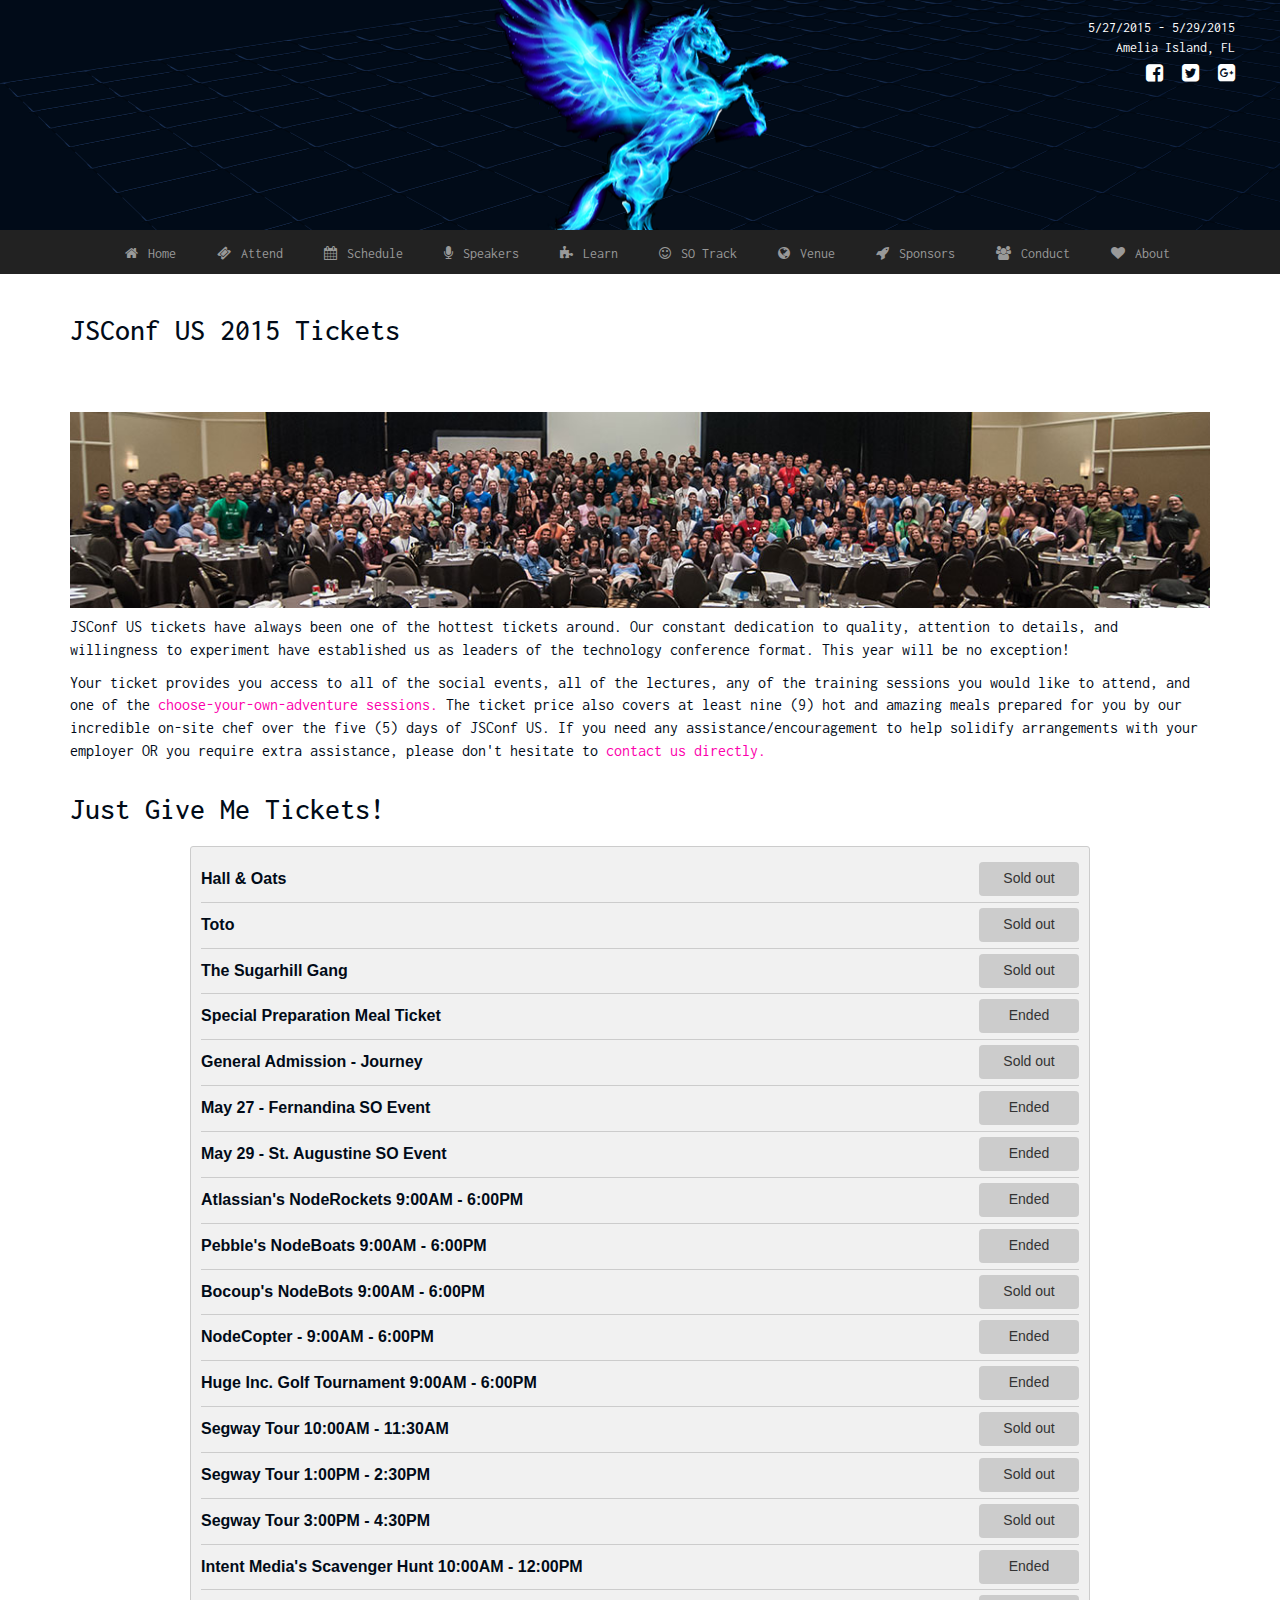
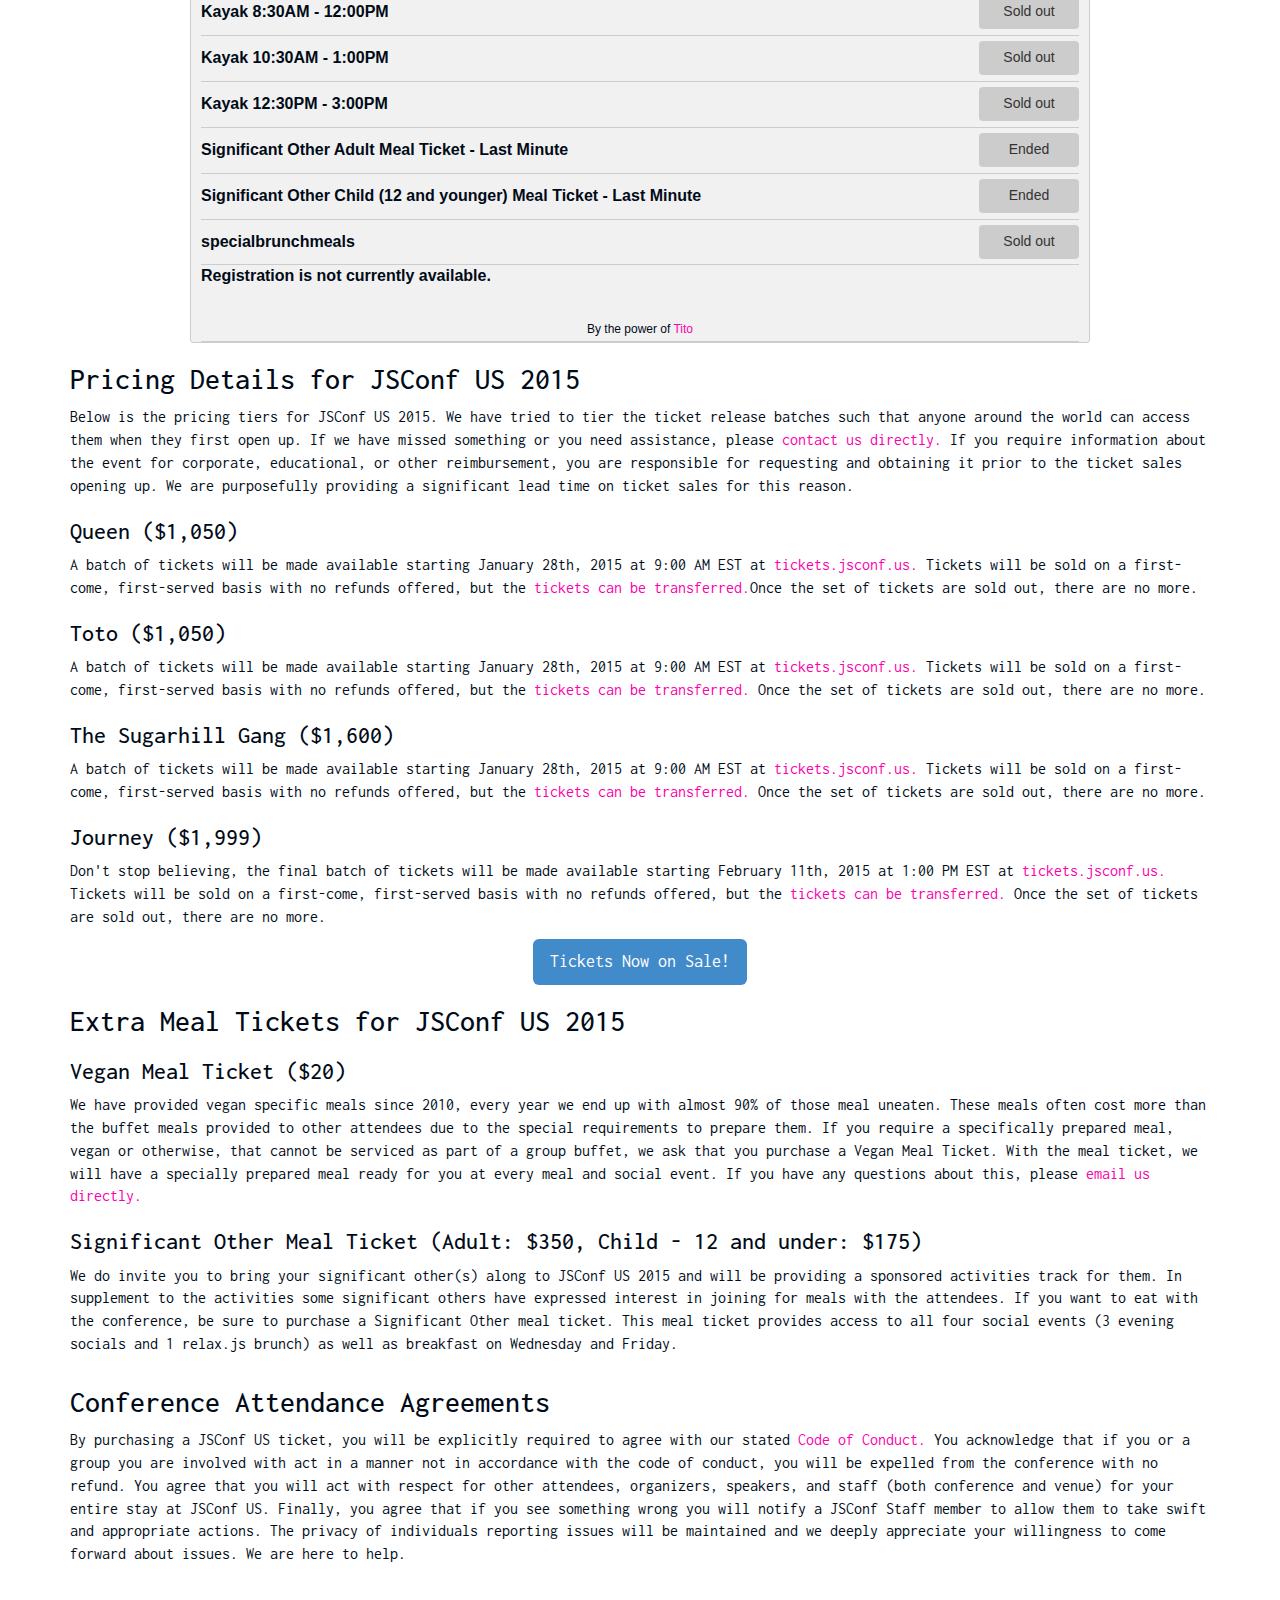
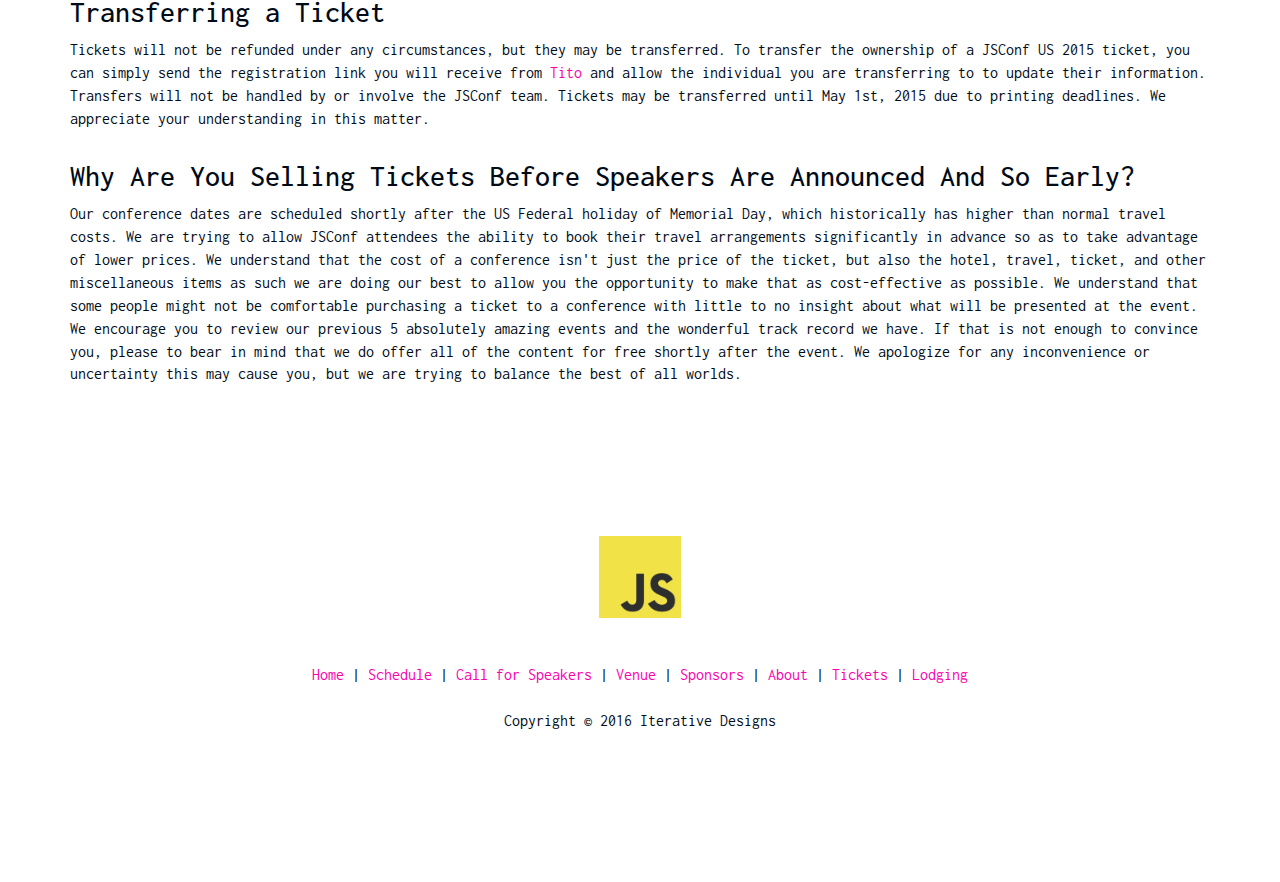
<file: tickets.html>
<!DOCTYPE html>
<html>
<head>
<title>JS Conf US</title>
<meta name="viewport" content="width=device-width, initial-scale=1">
<link rel="stylesheet" href="header-footer.css">
<link rel="stylesheet" href="style.css">
<link rel="stylesheet" href="http://cdnjs.cloudflare.com/ajax/libs/font-awesome/4.4.0/css/font-awesome.min.css">
<link href='https://fonts.googleapis.com/css?family=Inconsolata' rel='stylesheet' type='text/css'>
<style>
</style>
</head>
<body>
  <header>
    <section id="header">
      <div id="logo"></div>
      <div class="summary">
        <p>5/27/2015 - 5/29/2015</p>
        <p>Amelia Island, FL</p>
        <a href=""><i class="fa fa-facebook-square" aria-hidden="true"></i></a>
        <a href=""><i class="fa fa-twitter-square" aria-hidden="true"></i></a>
        <a href=""><i class="fa fa-google-plus-square" aria-hidden="true"></i></a>
      </div>
    </section>
    <section class="nav-header">
      <input type="checkbox" id="checkbox"></input>
      <label for="checkbox" id="hamburger" class="nav-button fa fa-bars"></label>
      <nav class="container" >
        <ul class="nav-bar">
          <li><a href="home.html"><i class='fa fa-home'></i>Home</a></li>
          <li><a href="tickets.html"><i class='fa fa-ticket'></i>Attend</a></li>
          <li><a href="schedule.html"><i class='fa fa-calendar'></i>Schedule</a></li>
          <li><a href="speakers.html"><i class='fa fa-microphone'></i>Speakers</a></li>
          <li><a href="trainingtrack.html"><i class='fa fa-puzzle-piece'></i>Learn</a></li>
          <li><a href="sotrack.html"><i class='fa fa-smile-o'></i>SO Track</a></li>
          <li><a href="venue.html"><i class='fa fa-globe'></i>Venue</a></li>
          <li><a href="sponsors.html"><i class='fa fa-rocket'></i>Sponsors</a></li>
          <li><a href="codeofconduct.html"><i class='fa fa-users'></i>Conduct</a></li>
          <li><a href="about.html"><i class='fa fa-heart'></i>About</a></li>
        </ul>
      </nav>
    </section>
  </header>
  <main class="container tickets">
    <h2 class="header">JSConf US 2015 Tickets</h2>
    <img class="img-responsive"src="img/family.jpg" alt="JS Family" height="195px;">
    <p>JSConf US tickets have always been one of the hottest tickets around. Our constant dedication to quality, attention to details, and willingness to experiment have established us as leaders of the technology conference format. This year will be no exception!</p>

    <p>Your ticket provides you access to all of the social events, all of the lectures, any of the training sessions you would like to attend, and one of the <a href="schedule.html">choose-your-own-adventure sessions.</a> The ticket price also covers at least nine (9) hot and amazing meals prepared for you by our incredible on-site chef over the five (5) days of JSConf US. If you need any assistance/encouragement to help solidify arrangements with your employer OR you require extra assistance, please don't hesitate to <a href="mailto:team@jsconf.us">contact us directly.</a></p>
    <h2 class="subheader">Just Give Me Tickets!</h2>
    <div class="table-wrapper">
    <ul>
      <li class="row">
        <p class="name-column">Hall & Oats</p>
        <p class="gray-button">Sold out</p>
      </li>
      <li class="row">
        <p class="name-column">Toto</p>
        <p class="gray-button">Sold out</p>
      </li>
      <li class="row">
        <p class="name-column">The Sugarhill Gang</p>
        <p class="gray-button">Sold out</p>
      </li>
      <li class="row">
        <p class="name-column">Special Preparation Meal Ticket</p>
        <p class="gray-button">Ended</p>
      </li>
      <li class="row">
        <p class="name-column">General Admission - Journey</p>
        <p class="gray-button">Sold out</p>
      </li>
      <li class="row">
        <p class="name-column">May 27 - Fernandina SO Event</p>
        <p class="gray-button">Ended</p>
      </li>
      <li class="row">
        <p class="name-column">May 29 - St. Augustine SO Event</p>
        <p class="gray-button">Ended</p>
      </li>
      <li class="row">
        <p class="name-column">Atlassian's NodeRockets 9:00AM - 6:00PM</p>
        <p class="gray-button">Ended</p>
      </li>
      <li class="row">
        <p class="name-column">Pebble's NodeBoats 9:00AM - 6:00PM</p>
        <p class="gray-button">Ended</p>
      </li>
      <li class="row">
        <p class="name-column">Bocoup's NodeBots 9:00AM - 6:00PM</p>
        <p class="gray-button">Sold out</p>
      </li>
      <li class="row">
        <p class="name-column">NodeCopter - 9:00AM - 6:00PM</p>
        <p class="gray-button">Ended</p>
      </li>
      <li class="row">
        <p class="name-column">Huge Inc. Golf Tournament 9:00AM - 6:00PM</p>
        <p class="gray-button">Ended</p>
      </li>
      <li class="row">
        <p class="name-column">Segway Tour 10:00AM - 11:30AM</p>
        <p class="gray-button">Sold out</p>
      </li>
      <li class="row">
        <p class="name-column">Segway Tour 1:00PM - 2:30PM</p>
        <p class="gray-button">Sold out</p>
      </li>
      <li class="row">
        <p class="name-column">Segway Tour 3:00PM - 4:30PM</p>
        <p class="gray-button">Sold out</p>
      </li>
      <li class="row">
        <p class="name-column">Intent Media's Scavenger Hunt 10:00AM - 12:00PM</p>
        <p class="gray-button">Ended</p>
      </li>
      <li class="row">
        <p class="name-column">Kayak 8:30AM - 12:00PM</p>
        <p class="gray-button">Sold out</p>
      </li>
      <li class="row">
        <p class="name-column">Kayak 10:30AM - 1:00PM</p>
        <p class="gray-button">Sold out</p>
      </li>
      <li class="row">
        <p class="name-column">Kayak 12:30PM - 3:00PM</p>
        <p class="gray-button">Sold out</p>
      </li>
      <li class="row">
        <p class="name-column">Significant Other Adult Meal Ticket - Last Minute</p>
        <p class="gray-button">Ended</p>
      </li>
      <li class="row">
        <p class="name-column">Significant Other Child (12 and younger) Meal Ticket - Last Minute</p>
        <p class="gray-button">Ended</p>
      </li>
      <li class="row">
        <p class="name-column">specialbrunchmeals</p>
        <p class="gray-button">Sold out</p>
      </li>
      <li class="row">
        <p class="registration-message">Registration is not currently available.</p>
        <p class="tito-link">By the power of <a href="https://ti.to/">Tito</a></p>
      </li>
    </ul>
  </div>

    <section>
      <article>
      <h2 class="subheader">Pricing Details for JSConf US 2015</h2>
      <p>Below is the pricing tiers for JSConf US 2015. We have tried to tier the ticket release batches such that anyone around the world can access them when they first open up. If we have missed something or you need assistance, please <a href="mailto:team@jsconf.us">contact us directly.</a> If you require information about the event for corporate, educational, or other reimbursement, you are responsible for requesting and obtaining it prior to the ticket sales opening up. We are purposefully providing a significant lead time on ticket sales for this reason.</p>

        <h3  class="subheader">Queen ($1,050)</h3>
        <p>A batch of tickets will be made available starting January 28th, 2015 at 9:00 AM EST at <a href="https://ti.to/jsconf-us/jsconfus2015/">tickets.jsconf.us.</a> Tickets will be sold on a first-come, first-served basis with no refunds offered, but the <a href="#transfer">tickets can be transferred.</a>Once the set of tickets are sold out, there are no more.</p>
      </article>
      <article>
        <h3 class="subheader">Toto ($1,050)</h3>
        <p>A batch of tickets will be made available starting January 28th, 2015 at 9:00 AM EST at <a href="https://ti.to/jsconf-us/jsconfus2015/">tickets.jsconf.us.</a>  Tickets will be sold on a first-come, first-served basis with no refunds offered, but the <a href="#transfer">tickets can be transferred.</a> Once the set of tickets are sold out, there are no more.</p>
      </article>
      <article>
        <h3 class="subheader">The Sugarhill Gang ($1,600)</h3>
        <p>A batch of tickets will be made available starting January 28th, 2015 at 9:00 AM EST at <a href="https://ti.to/jsconf-us/jsconfus2015/">tickets.jsconf.us.</a>  Tickets will be sold on a first-come, first-served basis with no refunds offered, but the <a href="#transfer">tickets can be transferred.</a> Once the set of tickets are sold out, there are no more.</p>
      </article>
      <article>
        <h3 class="subheader">Journey ($1,999)</h3>
        <p>Don't stop believing, the final batch of tickets will be made available starting February 11th, 2015 at 1:00 PM EST at <a href="https://ti.to/jsconf-us/jsconfus2015/">tickets.jsconf.us.</a> Tickets will be sold on a first-come, first-served basis with no refunds offered, but the <a href="#transfer">tickets can be transferred.</a> Once the set of tickets are sold out, there are no more.</p>
      </article>
      <center>
        <a href="https://ti.to/jsconf-us/jsconfus2015" class="blue-button button-big">Tickets Now on Sale!</a>
      </center>
  </section>

<section>
  <h2 class="subheader">Extra Meal Tickets for JSConf US 2015</h2>
  <article>
    <h3 class="subheader">Vegan Meal Ticket ($20)</h3>
    <p>We have provided vegan specific meals since 2010, every year we end up with almost 90% of those meal uneaten. These meals often cost more than the buffet meals provided to other attendees due to the special requirements to prepare them. If you require a specifically prepared meal, vegan or otherwise, that cannot be serviced as part of a group buffet, we ask that you purchase a Vegan Meal Ticket. With the meal ticket, we will have a specially prepared meal ready for you at every meal and social event. If you have any questions about this, please <a href="mailto:team@jsconf.us"> email us directly.</a></p>
  </article>
  <article>
    <h3 class="subheader">Significant Other Meal Ticket (Adult: $350, Child - 12 and under: $175)</h3>
    <p>We do invite you to bring your significant other(s) along to JSConf US 2015 and will be providing a sponsored activities track for them. In supplement to the activities some significant others have expressed interest in joining for meals with the attendees. If you want to eat with the conference, be sure to purchase a Significant Other meal ticket. This meal ticket provides access to all four social events (3 evening socials and 1 relax.js brunch) as well as breakfast on Wednesday and Friday.</p>
  </article>
  <article>
    <h2 class="subheader">Conference Attendance Agreements</h2>
    <p>By purchasing a JSConf US ticket, you will be explicitly required to agree with our stated <a href="codeofconduct.html">Code of Conduct.</a> You acknowledge that if you or a group you are involved with act in a manner not in accordance with the code of conduct, you will be expelled from the conference with no refund. You agree that you will act with respect for other attendees, organizers, speakers, and staff (both conference and venue) for your entire stay at JSConf US. Finally, you agree that if you see something wrong you will notify a JSConf Staff member to allow them to take swift and appropriate actions. The privacy of individuals reporting issues will be maintained and we deeply appreciate your willingness to come forward about issues. We are here to help.</p>
  </article>
  <article>
    <h2 class="subheader">Transferring a Ticket</h2>
    <p>Tickets will not be refunded under any circumstances, but they may be transferred. To transfer the ownership of a JSConf US 2015 ticket, you can simply send the registration link you will receive from <a href="http://tito.io">Tito</a> and allow the individual you are transferring to to update their information. Transfers will not be handled by or involve the JSConf team. Tickets may be transferred until May 1st, 2015 due to printing deadlines. We appreciate your understanding in this matter.</p>  </article>
  <article>
    <h2 class="subheader">Why Are You Selling Tickets Before Speakers Are Announced And So Early?</h2>
    <p>Our conference dates are scheduled shortly after the US Federal holiday of Memorial Day, which historically has higher than normal travel costs. We are trying to allow JSConf attendees the ability to book their travel arrangements significantly in advance so as to take advantage of lower prices. We understand that the cost of a conference isn't just the price of the ticket, but also the hotel, travel, ticket, and other miscellaneous items as such we are doing our best to allow you the opportunity to make that as cost-effective as possible. We understand that some people might not be comfortable purchasing a ticket to a conference with little to no insight about what will be presented at the event. We encourage you to review our previous 5 absolutely amazing events and the wonderful track record we have. If that is not enough to convince you, please to bear in mind that we do offer all of the content for free shortly after the event. We apologize for any inconvenience or uncertainty this may cause you, but we are trying to balance the best of all worlds.</p>
  </article>

</section>
</main>

  <div class="container">
    <footer>
      <center><a href="/"><img src="img/js.png" alt="JSConf US 2015" class="img-82" /></a>
        <br>
        <br>
        <a href="home.html" >Home</a>  |
        <a href="schedule.html">Schedule</a>  |
        <a href="call-for-speakers.html">Call for Speakers</a>  |
        <a href="venue.html">Venue</a>  |
        <a href="sponsors.html">Sponsors</a>  |
        <a href="about.html">About</a>  |
        <a title="Tickets" href="https://ti.to/jsconf-us/jsconfus2015">Tickets</a> |
        <a href="venue.html#villas">Lodging</a>
        <div class="credits">
          <p ><br/>Copyright &copy; 2016 Iterative Designs</p>
        </div>
      </center>
    </footer>
  </div>

</body>
</file>
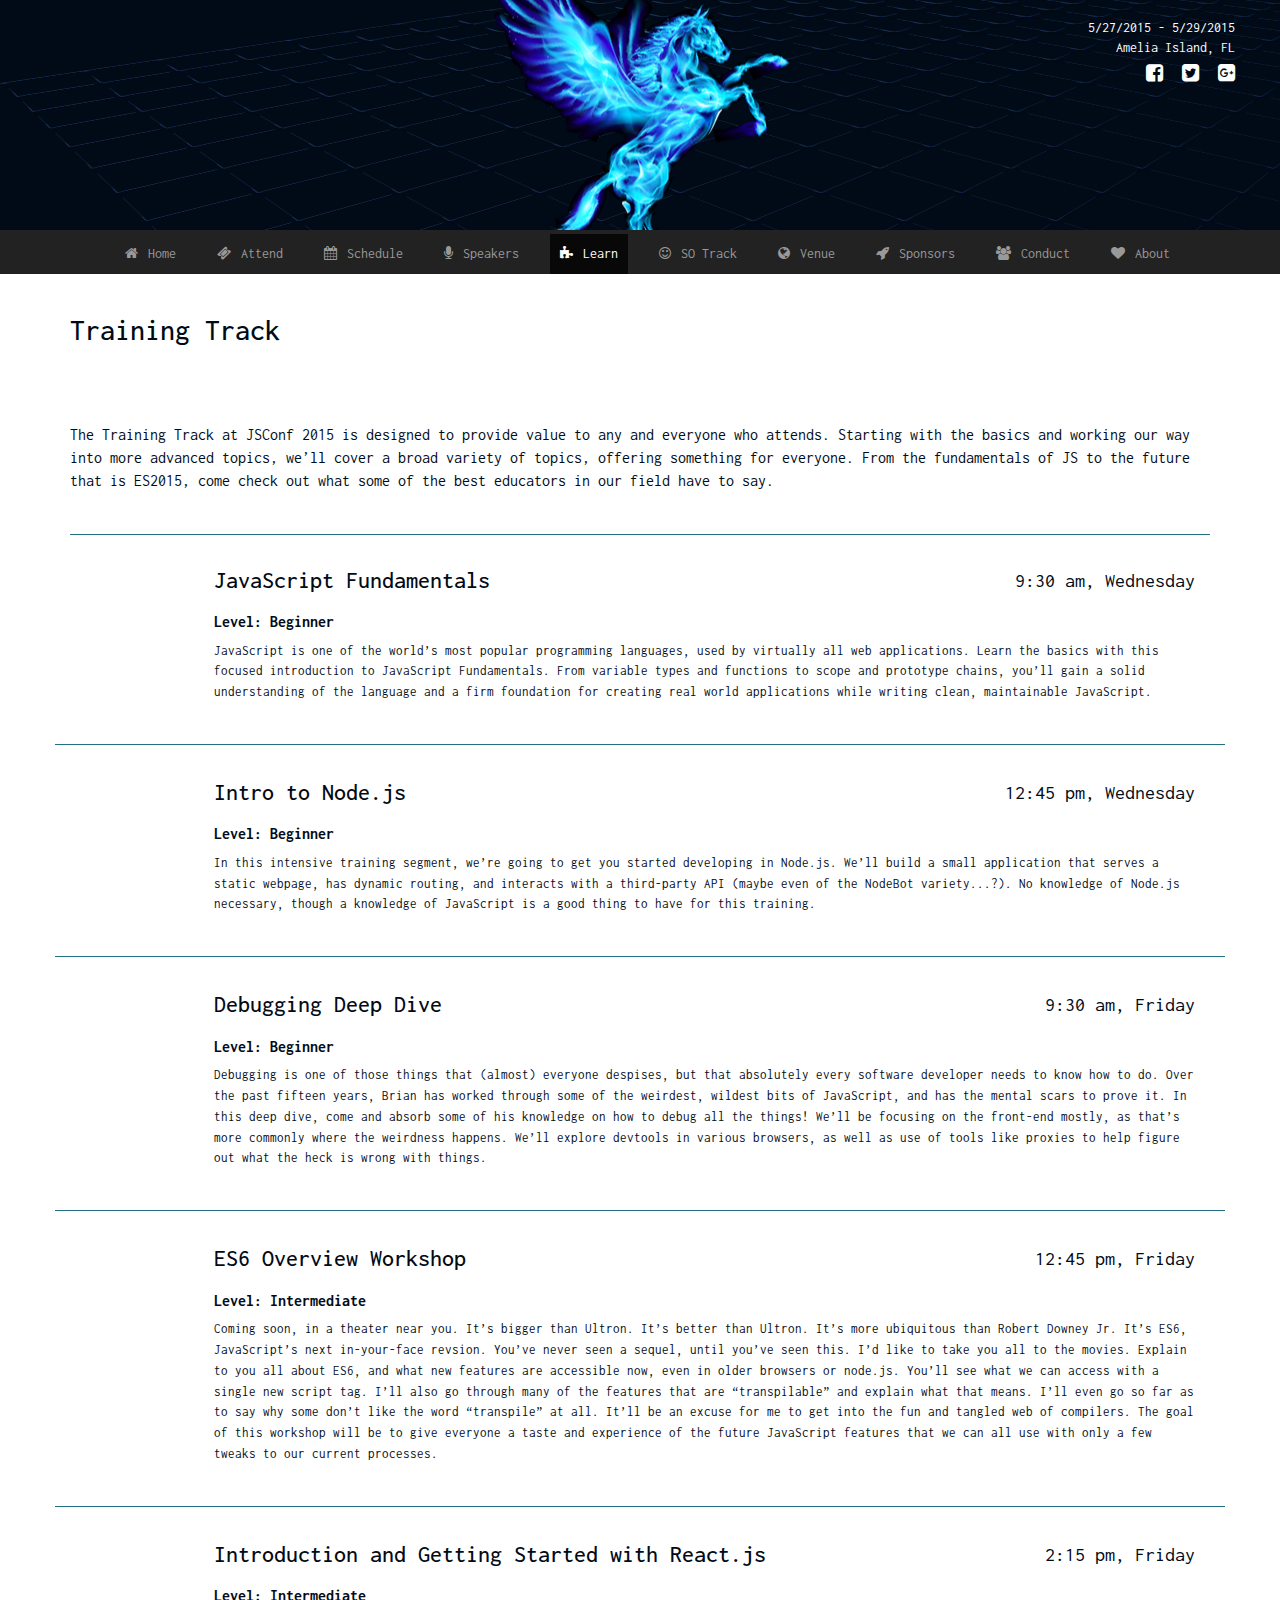
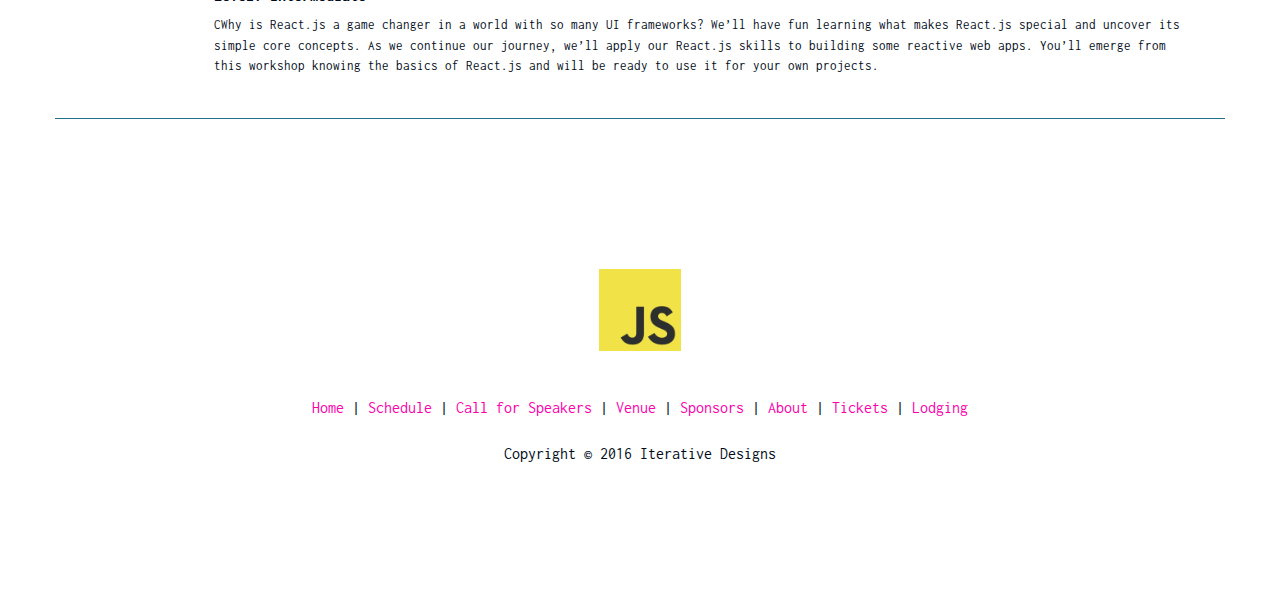
<file: trainingtrack.html>
<!DOCTYPE html>
<html>
<head>
<title>JS Conf US</title>
<meta name="viewport" content="width=device-width, initial-scale=1">
<link rel="stylesheet" href="header-footer.css">
<link rel="stylesheet" href="style.css">
<link rel="stylesheet" href="http://cdnjs.cloudflare.com/ajax/libs/font-awesome/4.4.0/css/font-awesome.min.css">
<link href='https://fonts.googleapis.com/css?family=Inconsolata' rel='stylesheet' type='text/css'>
<style>

</style>
</head>
<body>
  <header>
    <section id="header">
      <div id="logo"></div>
      <div class="summary">
        <p>5/27/2015 - 5/29/2015</p>
        <p>Amelia Island, FL</p>
        <a href=""><i class="fa fa-facebook-square" aria-hidden="true"></i></a>
        <a href=""><i class="fa fa-twitter-square" aria-hidden="true"></i></a>
        <a href=""><i class="fa fa-google-plus-square" aria-hidden="true"></i></a>
      </div>
    </section>
    <section class="nav-header">
      <input type="checkbox" id="checkbox"></input>
      <label for="checkbox" id="hamburger" class="nav-button fa fa-bars"></label>
      <nav class="container" >
        <ul class="nav-bar">
          <li><a href="home.html"><i class='fa fa-home'></i>Home</a></li>
          <li><a href="tickets.html"><i class='fa fa-ticket'></i>Attend</a></li>
          <li><a href="schedule.html"><i class='fa fa-calendar'></i>Schedule</a></li>
          <li><a href="speakers.html"><i class='fa fa-microphone'></i>Speakers</a></li>
          <li class="selected"><a href="trainingtrack.html"><i class='fa fa-puzzle-piece'></i>Learn</a></li>
          <li><a href="sotrack.html"><i class='fa fa-smile-o'></i>SO Track</a></li>
          <li><a href="venue.html"><i class='fa fa-globe'></i>Venue</a></li>
          <li><a href="sponsors.html"><i class='fa fa-rocket'></i>Sponsors</a></li>
          <li><a href="codeofconduct.html"><i class='fa fa-users'></i>Conduct</a></li>
          <li><a href="about.html"><i class='fa fa-heart'></i>About</a></li>
        </ul>
      </nav>
    </section>
  </header>
  <main id="training-track">
    <article class="container" id="training-track-header">
      <h2>Training Track</h2>
      <p>The Training Track at JSConf 2015 is designed to provide value to any and everyone who attends. Starting with the basics and working our way into more advanced topics, we&rsquo;ll cover a broad variety of topics, offering something for everyone. From the fundamentals of JS to the future that is ES2015, come check out what some of the best educators in our field have to say.</p>
    </article>
    <article class="container speaker training-track-article">
      <div class="row ">
        <div class="column-2">
          <div class="row speaker-row">
            <div class="social">
              9:30 am, Wednesday
            </div>
              <h3>JavaScript Fundamentals</h3>
          </div>
          <h4>Level: Beginner</h4>
          <p>JavaScript is one of the world&rsquo;s most popular programming languages, used by virtually all web applications. Learn the basics with this focused introduction to JavaScript Fundamentals. From variable types and functions to scope and prototype chains, you&rsquo;ll gain a solid understanding of the language and a firm foundation for creating real world applications while writing clean, maintainable JavaScript.</p>
        </div>
      </div>
      </article>
      <article class="container speaker training-track-article">
        <div class="row ">
          <div class="column-2">
            <div class="row speaker-row">
              <div class="social">
                12:45 pm, Wednesday
              </div>
              <h3>Intro to Node.js</h3>
            </div>
            <h4>Level: Beginner</h4>
            <p>In this intensive training segment, we&rsquo;re going to get you started developing in Node.js. We’ll build a small application that serves a static webpage, has dynamic routing, and interacts with a third-party API (maybe even of the NodeBot variety...?). No knowledge of Node.js necessary, though a knowledge of JavaScript is a good thing to have for this training.</p>
          </div>
        </div>
    </article>
    <article class="container speaker training-track-article">
      <div class="row ">
        <div class="column-2">
          <div class="row speaker-row">
            <div class="social">
              9:30 am, Friday
            </div>
            <h3>Debugging Deep Dive</h3>
          </div>
          <h4>Level: Beginner</h4>
          <p>Debugging is one of those things that (almost) everyone despises, but that absolutely every software developer needs to know how to do. Over the past fifteen years, Brian has worked through some of the weirdest, wildest bits of JavaScript, and has the mental scars to prove it. In this deep dive, come and absorb some of his knowledge on how to debug all the things! We&rsquo;ll be focusing on the front-end mostly, as that&rsquo;s more commonly where the weirdness happens. We&rsquo;ll explore devtools in various browsers, as well as use of tools like proxies to help figure out what the heck is wrong with things.</p>
        </div>
      </div>
    </article>
    <article class="container speaker training-track-article">
      <div class="row ">
        <div class="column-2">
          <div class="row speaker-row">
            <div class="social">
              12:45 pm, Friday
            </div>
            <h3>ES6 Overview Workshop</h3>
          </div>
          <h4>Level: Intermediate</h4>
          <p>Coming soon, in a theater near you. It&rsquo;s bigger than Ultron. It’s better than Ultron. It&rsquo;s more ubiquitous than Robert Downey Jr. It&rsquo;s ES6, JavaScript&rsquo;s next in-your-face revsion. You&rsquo;ve never seen a sequel, until you&rsquo;ve seen this. I&rsquo;d like to take you all to the movies. Explain to you all about ES6, and what new features are accessible now, even in older browsers or node.js. You&rsquo;ll see what we can access with a single new script tag. I&rsquo;ll also go through many of the features that are “transpilable” and explain what that means. I&rsquo;ll even go so far as to say why some don&rsquo;t like the word “transpile” at all. It&rsquo;ll be an excuse for me to get into the fun and tangled web of compilers. The goal of this workshop will be to give everyone a taste and experience of the future JavaScript features that we can all use with only a few tweaks to our current processes.</p>
        </div>
      </div>
    </article>
    <article class="container speaker training-track-article">
      <div class="row ">
        <div class="column-2">
          <div class="row speaker-row">
            <div class="social">
              2:15 pm, Friday
            </div>
            <h3>Introduction and Getting Started with React.js</h3>
          </div>
          <h4>Level: Intermediate</h4>
          <p>CWhy is React.js a game changer in a world with so many UI frameworks? We&rsquo;ll have fun learning what makes React.js special and uncover its simple core concepts. As we continue our journey, we&rsquo;ll apply our React.js skills to building some reactive web apps. You&rsquo;ll emerge from this workshop knowing the basics of React.js and will be ready to use it for your own projects.</p>
        </div>
      </div>
    </article>
  </main>

  <footer >
    <center><a href="/"><img src="img/js.png" alt="JSConf US 2015" class="img-82" /></a>
      <br>
      <br>
      <a href="home.html" >Home</a>  |
      <a href="schedule.html">Schedule</a>  |
      <a href="call-for-speakers.html">Call for Speakers</a>  |
      <a href="venue.html">Venue</a>  |
      <a href="sponsors.html">Sponsors</a>  |
      <a href="about.html">About</a>  |
      <a title="Tickets" href="https://ti.to/jsconf-us/jsconfus2015">Tickets</a> |
      <a href="venue.html#villas">Lodging</a>
      <div class="credits">
        <p ><br/>Copyright &copy; 2016 Iterative Designs</p>
      </div>
    </center>
  </footer>

</body>
</file>
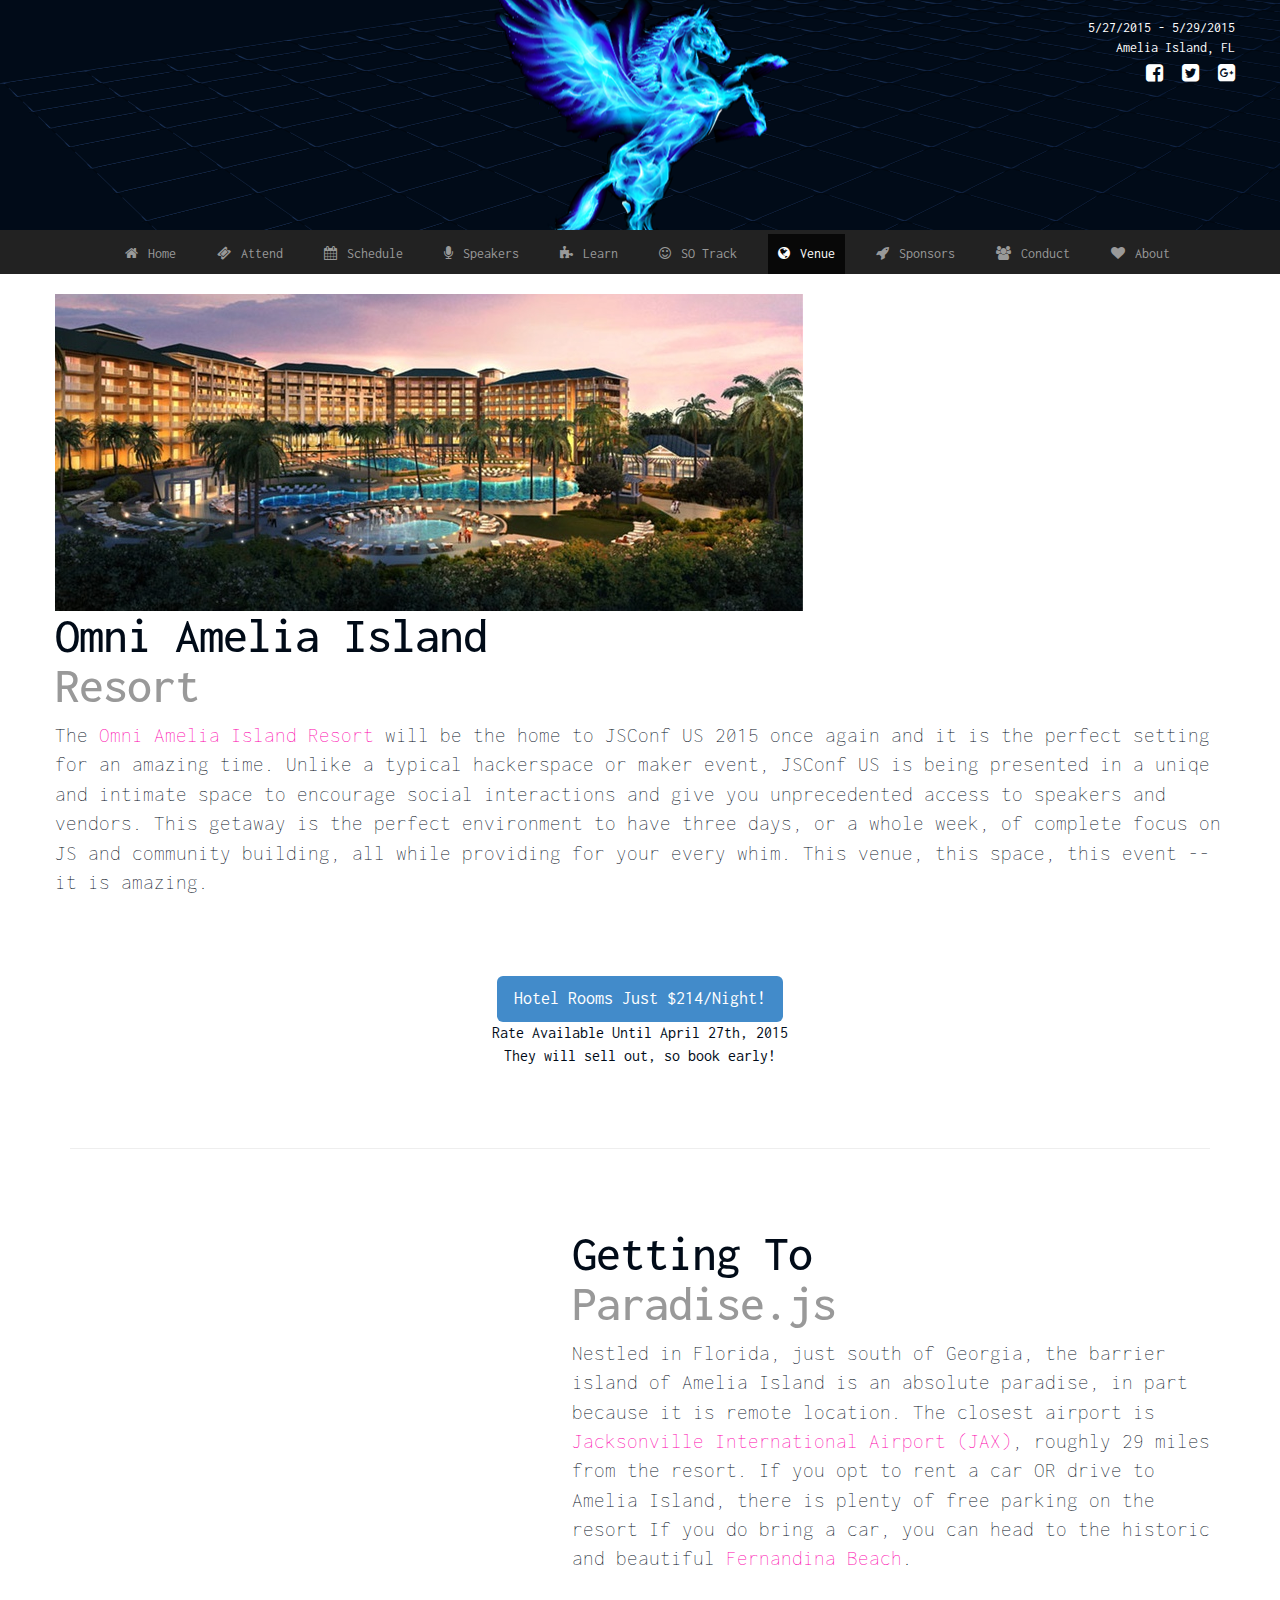
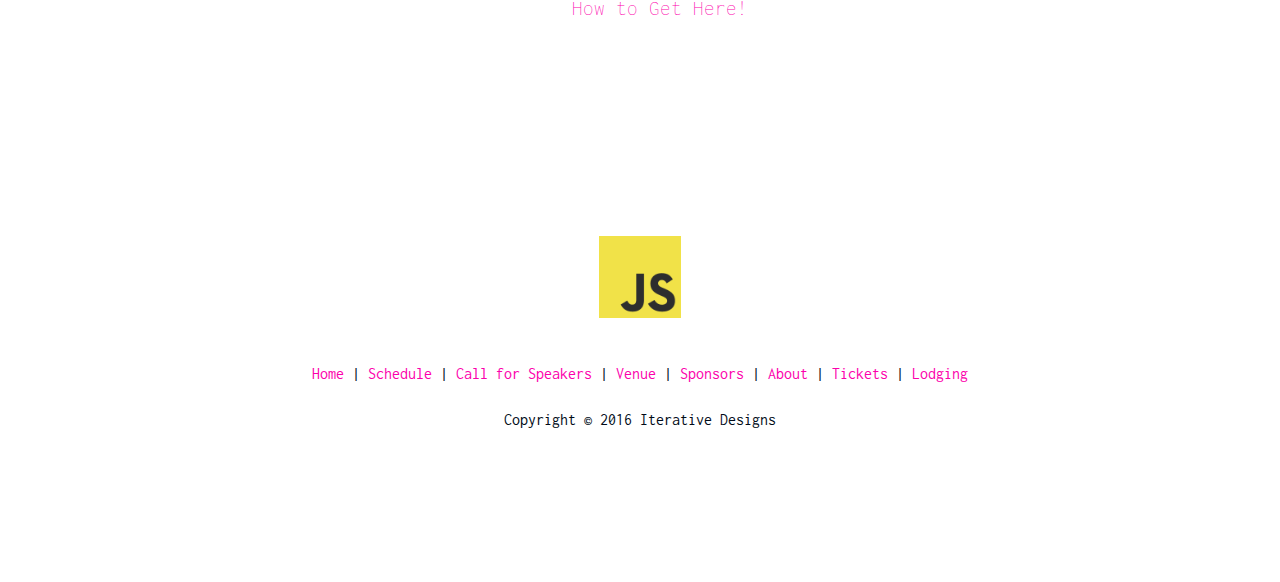
<file: venue.html>
<!DOCTYPE html>
<html>
<head>
<title>JS Conf US</title>
<meta name="viewport" content="width=device-width, initial-scale=1">
<link rel="stylesheet" href="header-footer.css">
<link rel="stylesheet" href="style.css">
<link rel="stylesheet" href="http://cdnjs.cloudflare.com/ajax/libs/font-awesome/4.4.0/css/font-awesome.min.css">
<link href='https://fonts.googleapis.com/css?family=Inconsolata' rel='stylesheet' type='text/css'>
<style>
iframe {
  width: 400px;
}
</style>
</head>
<body>
  <header>
    <section id="header">
      <div id="logo"></div>
      <div class="summary">
        <p>5/27/2015 - 5/29/2015</p>
        <p>Amelia Island, FL</p>
        <a href=""><i class="fa fa-facebook-square" aria-hidden="true"></i></a>
        <a href=""><i class="fa fa-twitter-square" aria-hidden="true"></i></a>
        <a href=""><i class="fa fa-google-plus-square" aria-hidden="true"></i></a>
      </div>
    </section>
    <section class="nav-header">
      <input type="checkbox" id="checkbox"></input>
      <label for="checkbox" id="hamburger" class="nav-button fa fa-bars"></label>
      <nav class="container" >
        <ul class="nav-bar">
          <li><a href="home.html"><i class='fa fa-home'></i>Home</a></li>
          <li><a href="tickets.html"><i class='fa fa-ticket'></i>Attend</a></li>
          <li><a href="schedule.html"><i class='fa fa-calendar'></i>Schedule</a></li>
          <li><a href="speakers.html"><i class='fa fa-microphone'></i>Speakers</a></li>
          <li><a href="trainingtrack.html"><i class='fa fa-puzzle-piece'></i>Learn</a></li>
          <li><a href="sotrack.html"><i class='fa fa-smile-o'></i>SO Track</a></li>
          <li class="selected"><a href="venue.html"><i class='fa fa-globe'></i>Venue</a></li>
          <li><a href="sponsors.html"><i class='fa fa-rocket'></i>Sponsors</a></li>
          <li><a href="codeofconduct.html"><i class='fa fa-users'></i>Conduct</a></li>
          <li><a href="about.html"><i class='fa fa-heart'></i>About</a></li>
        </ul>
      </nav>
    </section>
  </header>
  <main id="venue" class="container ">

      <div class="row">
    <img class="img-responsive"  src="img/resort.jpg" alt="Omni Amelia Resort">
    </div>

    <article >
      <div class="row" >
        <div class="no-margin-mobile column-1 width-100-pct ">
          <h2 class="headline ">Omni Amelia Island <br/><span class="gray-text">Resort</span></h2>
          <p class="lead">The <a href="http://www.omnihotels.com/FindAHotel/AmeliaIsland.aspx">Omni Amelia Island Resort</a> will be the home to JSConf US 2015 once again and it is the perfect setting for an amazing time. Unlike a typical hackerspace or maker event, JSConf US is being presented in a uniqe and intimate space to encourage social interactions and give you unprecedented access to speakers and vendors. This getaway is the perfect environment to have three days, or a whole week, of complete focus on JS and community building, all while providing for your every whim. This venue, this space, this event -- it is amazing.
            <br><br><br>
          </p>
        </div>
      </div>
      <div class="center">
        <a class="blue-button button-big hotel-caption" href="http://www.omnihotels.com/hotels/amelia-island-plantation/meetings/js-conference-5" >Hotel Rooms Just $214/Night!</a>
        <p class="caption">Rate Available Until April 27th, 2015<br>They will sell out, so book early!</p>
      </div>
      <hr class="divider">
    </article>

      <article class="container">
        <div class="row" >
        <div class="column-1 width-41-point-66-pct img-column" >  <a  href="http://www.omnihotels.com/FindAHotel/AmeliaIsland/MapAndDirections.aspx"><iframe src="https://www.google.com/maps/embed?pb=!1m29!1m12!1m3!1d219996.51208843317!2d-81.6971837024558!3d30.50843940182532!2m3!1f0!2f0!3f0!3m2!1i1024!2i768!4f13.1!4m14!1i0!3e6!4m5!1s0x88e5af7f6f0a4213%3A0x19f818864f7d7b66!2sJacksonville+International+Airport%2C+2400+Yankee+Clipper+Drive%2C+Jacksonville%2C+FL+32218!3m2!1d30.494070999999998!2d-81.68793699999999!4m5!1s0x88e4541101cf4f21%3A0x77ed9d8deb0a15d4!2sOmni+Amelia+Island+Plantation+Resort%2C+39+Beach+Lagoon+Road%2C+Fernandina+Beach%2C+FL+32034!3m2!1d30.555673!2d-81.44384699999999!5e0!3m2!1sen!2sus!4v1419121674082" width="<40></40>0" height="450" frameborder="0" style="border:0"></iframe></a>
        </div>
          <div class="column-2 width-58-point-33-pct">
            <h2 class="headline">Getting To <br/><span class="gray-text">Paradise.js</span></h2>
            <p class="lead">Nestled in Florida, just south of Georgia, the barrier island of Amelia Island is an absolute paradise, in part because it is remote location. The closest airport is <a href="http://www.jia.aero/">Jacksonville International Airport (JAX)</a>, roughly 29 miles from the resort. If you opt to rent a car OR drive to Amelia Island, there is plenty of free parking on the resort If you do bring a car, you can head to the historic and beautiful <a href="http://www.ameliaisland.com/">Fernandina Beach</a>. </p>
            <a class="lead" href="tickets.html" >How to Get Here!</a>
          </div>
        </div>
      </article>

  </main>
  <footer >
    <center><a href="/"><img src="img/js.png" alt="JSConf US 2015" class="img-82" /></a>
      <br>
      <br>
      <a href="home.html" >Home</a>  |
      <a href="schedule.html">Schedule</a>  |
      <a href="call-for-speakers.html">Call for Speakers</a>  |
      <a href="venue.html">Venue</a>  |
      <a href="sponsors.html">Sponsors</a>  |
      <a href="about.html">About</a>  |
      <a title="Tickets" href="https://ti.to/jsconf-us/jsconfus2015">Tickets</a> |
      <a href="venue.html#villas">Lodging</a>
      <div class="credits">
        <p ><br/>Copyright &copy; 2016 Iterative Designs</p>
      </div>
    </center>
  </footer>

</body>
</file>
<file: header-footer.css>
header {
  text-align: center;
  margin-bottom: 20px;
  background-color: #222;
}
main header {
  background-color: white;
}
main a, main a:link, footer a{
  color: #fc00ac;
  text-decoration: none;
}
main a:hover ~ .fa {
    color: #28b5b5;
    text-decoration: underline;
}
main .fa:hover, main a:hover, main a:visited:hover {
  color: #28b5b5;
  text-decoration: underline;
}
main a:hover, main a:focus {
  text-decoration: underline;
}
nav a:focus, nav a:hover {
    color: white;
    text-decoration: none;
}
nav {
  font-size: 14px;
  background-color: #222;
  padding: 0 15px;
}
nav:active>a {
    color: #fff;
    background-color: #080808;
}
nav a {
    color: #999;
    display:block;
    padding: 15px 10px;
    text-decoration: none;
    line-height: 20px;
}
nav li {
  display: inline-block;
  margin: 0 0 0 14px;
}
nav i.fa {
  margin-right: 10px;
}
header nav ul .nav-bar  {
  text-align: center;
  padding: 2px 30px;
}
header nav a:hover {
    color: #fff;
    background-color: transparent;
}

header .nav-bar > li > a:focus, header .nav-bar > li > a:hover {
  color: white;
}

header .nav-bar {
    padding: 4px 15px 0 15px;
}
#home .a-well:hover .fa-plane {
  color: #28b5b5;
  text-decoration: none;
}
#home .how-to-link:hover {
  text-decoration: underline;
}

#header {
  height: 230px;
  background:  #010b18 url("img/headerbg.png");
}
#logo {
  background:  url("img/jsconf-2015-logo.png") no-repeat;
  height: 230px;
  line-height: 230px;
  background-position: center;
}
#logo:hover {
    background: url("img/pegasus.png") no-repeat;
    background-position: center;
}
.logo-section {
  background: #010b18 url("img/headerbg.png");
}
.logo-section h1  {
    background:  url("img/jsconf-2015-logo.png") no-repeat;
    width: 690px;
    height: 230px;
    margin: 0 auto;
}
.logo-section h1:hover {
    background: url("img/pegasus.png") no-repeat;
    width: 300px;
    height: 230px;
    margin: 0 auto;
    background-position-y: -53px;
}
.summary {
  font-size: 14px;
  text-align: right;
  position: absolute;
  color: #ffffff;
  right: 45px;
  top: 23px;
  line-height: 1.4;
}
.summary p {
  font-size: 14px;
  color: #ffffff;
  line-height: .7;
}
.summary  a i {
  font-size: 20px;
  color: white;
  margin-left: 12px;
}

header label .fa {
  display: none;
}
.nav-button {
  float: right;
  margin-right: 20px;
  position: relative;
  top: 13px;
}
#hamburger {
  display: none;
}

@media (max-width: 768px) {
  .nav-header {
    min-height: 52px;
  }
  #checkbox:checked ~ nav > ul > li {
    display:block;
  }
  #checkbox:checked ~ nav > ul {
    text-align:left;
    margin-top: 50px;
    border-top: 1px solid transparent;
    box-shadow: inset 0 1px 0 rgba(255,255,255,0.1);
  }

  #checkbox:checked ~ nav {
      padding-bottom: 12px;
      padding-left: 0;
  }

  #checkbox:not(:checked) ~ nav > ul > li {
      display:none;
  }

  #checkbox(:checked) ~ nav.nav-bar {
  padding-top: 50px;
  }

  .logo-section {
    background: #222;
  }
.summary {
    background: #fc00ac;
    text-align: center;
    position: absolute;
    padding: 15px 0;
    left: 0px;
    right: 0px;
    top: 150px;
    height: 50px;
  }
  .summary p, .summary a {
    display: inline;
    color: white;
  }
  #logo {
    height: 150px;
  }
  #header {
    height: 150px;
    line-height: 150px;
    margin-bottom: 50px;
  }
  .logo-section h1 {
    margin-top: -41px;
    margin-bottom: 5px;
    height: 182px;
  }
.logo-section h1:hover {
  background-position-y: -92px;
  height: 146px;
}
  .nav-button {
    font-size: 1.3em;
    margin: 0;
    cursor: pointer;
    display: block;
  }

  #hamburger {
    display: block;
  }
  .nav-button .fa {
    margin: 0;
    color: white;
  }
  .summary .fa {
    font-size: 20px;
  }
  a.button {
      -webkit-appearance: button;
      -moz-appearance: button;
      appearance: button;
      text-decoration: none;
      color: initial;
  }

  header nav {
    margin-top: 2px;
    border-top: 1px solid transparent;
    box-shadow: inset 0 1px 0 rgba(255,255,255,0.1);
    padding-bottom: 52px;
  }

  header nav li {
    display: block;
    margin: 0;
  }
  header nav li a {
    padding: 10px 0;
      color: #999;
  }
  header nav li i {
    color: #999;
  }
}
</file>
<file: style.css>
@import url("whitespace-reset.css");

* {
  box-sizing: border-box;
}
body {
    font: normal 16px 'Inconsolata', Helvetica, sans-serif;
    box-sizing: border-box;
    color: #010b18;
    line-height: 1.428571429;
}
h1, h2, h3, h4, h5 {
  margin-bottom: 10px;
  font-weight: 500;
  line-height: 1.1;
  color: #010b18;
}
h1, h2 {
  padding-top: 20px;
}
h3 {
  margin-top: 20px;
}
h4, h5 {
  margin: 10px 0;
}
h1 {
  font-size: 28px;
  margin-bottom: 1.5em;
}
h2 {
  font-size: 30px;
}
h3 {
  font-size: 24px;
}
h4 {
  font-size: 18px;
}
h5 {
  font-size: 14px;
}

p {
  color: #010b18;
  line-height: 22.85px;
  margin: 0 0 10px;
}
.gray-text {
  color: #999;
}
b {
  background: yellow;
  color: #000000;
  font-weight: bold;
  line-height: 22.85px;
}
main header .container {
  padding: 0;
  margin: 0 0 20px 0;
}
main header .fa {
  font-size: 48px;
  color: black;
}

#home .lead p , #venue .lead {
  font-size: 21px;
  margin-bottom: 20px;
  font-weight: 200;
  line-height: 1.4;
}
main header {
  overflow: auto;
}
.how-to-link {
  display: inline;
  padding-top: 27px;
  padding-bottom: 14px;
  font-size: 50px;
  line-height: 1;
  letter-spacing: -1px;
  color: #010b18;
  font-weight: bold;
  color: #fc00ac;
  text-decoration: none;
  font-size: 30px;
  font-weight: bold;
}

h2 a {
  margin-top: 20px;
  text-decoration: none;
  font-size: 30px;
  color: #fc00ac;
  font-weight:bold;
}
.a-well {
  font-size: 16px;
  max-width: 1200px;
  min-height: 20px;
  padding: 19px;
  margin-bottom: 20px;
  background-color: #f5f5f5;
  border: 1px solid #e3e3e3;
  border-radius: 4px;
  -webkit-box-shadow: inset 0 1px 1px rgba(0,0,0,0.05);
  box-shadow: inset 0 1px 1px rgba(0,0,0,0.05);
}
.divider {
  margin: 80px 0;
  border: 0;
  border-top: 1px solid #eee;
}

.column-1 {
  position: relative;
  margin-bottom: 20px;
}

.column-2 {
  overflow: hidden;
  padding: 0 15px;
}
.table-width-30-pct {
  width: 30%;
}
.table-width-5-pct {
  width: 5%;
}
.table-width-95-pct {
  width: 95%;
}
.img-100 {
  width: 100px;
  height: 100px;
}

.img-82 {
  width: 82px;
  height: 82px;
}

.row:after, .sponsor-row:after{
  clear:both;
  content: "";
  display: block;
}
main .container img {
  max-width: 100%;
}

.sponsor {
  height: 200px;
  width: 200px;
  margin: 12px 25px;
  display: block;
  line-height: 200px;
  float: left;
  overflow: hidden;
  background-position: center center;
  background-repeat: no-repeat;
  opacity: 0.7;
}

main .container {
  margin: 0 auto;
  padding: 0 15px;
}
.divider {
    margin: 80px 0;
}

h2 > a {
  display: block;
}
#home h3 {
  font-size: 30px;
  display:block;
  padding:27px 0 0 0;
}
#home .sponsor-row {
  padding-bottom: 20px;
}

#sponsors main {
  margin-top: 37px;
}
#sponsors article img {
  display:block;
}

#sponsors h2 {
  margin-bottom: 22px;
}
#sponsors h3 {
  font-weight: bold;
  margin-top: 2px;
  font-size: 16px;
  margin-bottom: 3px;
}
#sponsors img {
  margin-bottom: 14px;
}
#sponsors article p {
  font-size: 13px;
  line-height: 1.6;
  margin: 0 0 10px 0;
}
#sponsors article {
  border-bottom: 1px solid #246f84;
    padding-bottom: 32px;
    margin-bottom: 31px;
}
#sponsors {
}
#sponsors .a-well {
  font-size: 16px;
  margin-top: 32px;
}
#sponsors .interested {
  text-align: center;
}

#sponsors .a-well p {
  display: inline;
}
#sponsors .clearfix {
  display:block;
  clear: both;
  content: "";
  height: 7px;
}

.fa-navicon:before, .fa-reorder:before, .fa-bars:before {
    content: "\f0c9";
    border-radius: 4px;
    border-style: solid;
    float: right;
    border-width: 1.5px;
    border-color: #333;
    margin-right: 15px;
    color: white;
    position: relative;
    margin-top: 4px;
    font-size: 20px;
}
.nav-button:hover {
  background-color: #333;
}
footer {
  font-size: 16px;
  margin: 150px auto !important;
}
footer img {
  display: block;
}
.speaker-pic {
  padding: 0;
  margin: 0;
}
.speaker-img {
  border-radius: 20px;
  box-shadow: 4px 4px 25px 0px rgba(50, 50, 50, 0.54);
}

.speaker {
  margin-bottom: 32px;
  border-bottom: 1px solid #246f84;
  padding-bottom: 32px;
}
.no-photo {
    padding-left: 150px;
}
.social {
    color: #fc00ac;
    text-decoration: none;
    float: right;
    font-size:20px;
}
.inline-block {
  display: inline-block;
}
.speaker p {
  font-size: 13px;
  line-height: 1.6;
  margin-bottom: 10px;
  margin-top: 0;
}
.training-track-article p {
  margin-bottom: 28px;
}
.blue-button {
  display:inline-block;
  background-color: #428bca;
  border-color: #357ebd;
  color: white;
  cursor: pointer;
  vertical-align: middle;
  margin: 0 auto;
  border: 1px solid transparent;
}
.button-big {
  font-size: 18px;
  padding: 10px 16px;
  line-height: 1.33;
  border-radius: 6px;
}
.button-small {
  padding: 6px 12px;
  font-size: 14px;
    line-height: 1.428571429;
  border-radius: 4px;
}
.selected {
  background-color: #080808;
}
.selected > a, a:link.blue-button, .blue-button:visited, .blue-button a:link, .blue-button a:visited {
    color: white;
    font-weight: normal;
}
#checkbox {
  display: none;
}
li {
  list-style: none;
}
.tickets .blue-button:hover,.tickets  .blue-button:visited:hover, a:hover.blue-button, .tickets .blue-button:focus, .tickets .blue-button:active {
    background-color: #3276b1;
    border-color: #285e8e;
    color: #fff;
    text-decoration: none;
}
#training-track-header h2 {
  margin-bottom: 77px;
}
#speaker h2 {
  margin-bottom: 76px;
}
#speaker .column-1 {
  float: left;
  box-sizing: border-box;
  padding-left: 15px;
  min-width: 100px;
}
#speaker .column-2 {
  overflow: auto;
  padding-left: 34px;
  padding-right: 15px;
}
#speaker h3 {
  margin-top: 0;
  margin-bottom: 12px;
}
#speaker h4 {
  margin-bottom: 0;
  font-size: 16px;
  font-weight: bold;
  line-height: 1.6;
  margin-top: 0;
}
#speaker .twitter-link {
  float: right;
}

#about p {
  margin: 0 0 5px 0;
}
#about .founder {
  float: left;
  width: 46%;
  margin: 20px 2% 28px 2%;
}
#about h3 {
  color: black;
  margin-top: 0;
}
#about .social {
  font-size: 16px;
  float: none;
  display:block;
  margin: 4px 0 10px 0;
}
.founder .right-col {
  margin-left: 120px;
}
.founder .left-col {
  float: left;
}
#about h3 {
  margin-top: 4px;
  margin-bottom: 10px;
}
.img-responsive {
  max-width: 100%;
  display: block;
  height: auto;
}
.tickets .header {
    margin-bottom: 65px;
}
.tickets img {
  margin-bottom: 8px;
}
.tickets p + p {
  margin-top: 0;
  margin-botton: 0;
}
.tickets p {
   margin: 0 0 10px 0;
}
.tickets p.tito-link {
  font-size: 12px;
  display: block;
  margin-bottom: 5px;
  text-align: center;
  width: 100%;
  margin: 30px 0 0 0;
}
.tickets p.name-column {
  float: left;
  font-weight: bold;
  margin: 11px 0;
  width: 80%;
}

.tickets p.registration-message {
  margin-top: -13px;
  text-align: left;
  font-weight: bold;
  display:block;
  margin: 0;
}

.tickets .gray-button {
    height: 34px;
    padding: 6px 12px;
    margin: 5px 0;
}

.tickets .row {
  padding-bottom: 0;
  border-bottom: 1px solid #ccc;
}
.gray-button {
    background: #ccc;
    border-radius: 4px;
    color: #333;
    display: inline-block;
    font-size: 14px;
    height: 30px;
    line-height: 1.42857143;
    margin: 2px 0;
    padding: 3px 12px;
    text-align: center;
    text-decoration: none;
    width: 100px;
    float: right;
}
.table-wrapper {
    border: 1px solid #ccc;
    border-radius: 3px;
    background: #f1f1f1;
    font-family: sans-serif;
    color: #333;
    margin: 20px auto 0 auto;
    max-width: 900px;
    padding: 10px 10px 0 10px;
}
.name-wrapper {
    display: table-cell;
    vertical-align: middle;
}
.tickets.column-2 {
  float: right;
}
.tickets .tito-row {
  margin-top: 0;
  padding-bottom: 0;
  border-bottom: 1px solid #ccc;
}

#schedule h4 {
  line-height: 1.4;
  margin-top: 30px;
}

#schedule h3 {
    margin-top: 40px;
    padding-top: 0;
}
#schedule img {
  margin-bottom: 10px;
}
#so-track h3 {
  margin-top: 40px;
  margin-bottom: 10px;
}
#so-track h4 {
  margin: 34px 0 13px 0;
}

#venue .caption {
  margin: 0;
}
#venue .hotel-caption {
}
#venue .row, #about .row, #home .row  {
  margin-left: -15px;
  margin-right: -15px;
}

#training-track-header p {
    margin: 17px 0 10px 0;
    padding-bottom: 41px;
    border-bottom: 1px solid #246f84;
}
#training-track .training-track-article {
    padding-bottom: 13px;
    margin-bottom: 12px;
    border-bottom: 1px solid #246f84;
}
.training-track-article .column-2 {
    margin-left: 134px;
    padding-left: 10px;
    padding-right: 15px;
}
.track {
  margin-left: 134px;
}
.training-track-article .social {
  color: #010b18;
}
.training-track-article h4 {
  font-size: 16px;
  font-weight: bold;
}
.training-track-article h3 {
  margin-bottom: : 18px;
  margin-top: 22px;
  display: block;
}
#conduct h1 {
  font-family: 'Poiret One', cursive;
  color: #333;
  font-size: 40px;
}
#conduct h1 sup {
  color: #ccc;
  font-size: 12px;
}
#conduct h2 {
font-size:28px;
}
.table-bordered {
    border: 1px solid #ddd;
}
.table {
    width: 100%;
    margin-bottom: 20px;
}
.table-striped>tbody>tr:nth-child(even)>td, .table-striped>tbody>tr:nth-child(even)>th {
    background-color: #f9f9f9;
}
.table-bordered>thead>tr>th, .table-bordered>tbody>tr>th, .table-bordered>tfoot>tr>th, .table-bordered>thead>tr>td, .table-bordered>tbody>tr>td, .table-bordered>tfoot>tr>td {
    border: 1px solid #ddd;
}
.table thead>tr>th, .table tbody>tr>th, .table tfoot>tr>th, .table thead>tr>td, .table tbody>tr>td, .table tfoot>tr>td {
    padding: 8px;
    line-height: 1.428571429;
    vertical-align: top;
    border-top: 1px solid #ddd;
}

th {
    text-align: left;
    background-color: #f9f9f9;
    font-weight: bold;
}

table {
    max-width: 100%;
    background-color: transparent;
    display: table;
    border-color: gray;
    border-collapse: collapse;
}
tr {
    display: table-row;
    vertical-align: inherit;
    border-color: inherit;
}
th {
    font-weight: bold;
}
td, th {
    display: table-cell;
    vertical-align: inherit;
}
.center {
  text-align: center;
}
#venue .column-1 {
  margin-bottom: 0;
}
.container {
  margin-left: auto;
  margin-right: auto;
  padding-left: 15px;
  padding-right: 15px;
}
main .home {
  padding-left: 15px;
  padding-right: 15px;
}


#home .column-1, #home .column-2 {
  padding-left: 15px;
  padding-right: 15px;
}

@media (min-width:300px) and (max-width:449px) {
  .tickets p.name-column {
    width: 50%;
  }
}
@media (min-width:450px) and (max-width:767px) {
  .tickets p.name-column {
    width: 60%;
  }
}
@media(min-width:768px) {

  main .home {
    padding-left: 0;
    padding-right: 0;
  }

  .headline {
    font-size: 50px;
    padding: 0;
    margin-top: 0;
    line-height: 1;
    letter-spacing: -1px;
  }
  .container {
    max-width: 750px;
  }
  nav li>a {
    padding: 10px;
  }
  main .home {
    padding-left: 0;
    padding-right: 0;
  }
  #home .column-1 {
    margin-botton: 0;
  }
}

#venue .row {
  margin-right: -15px;
  margin-left: -15px;
}
@media(max-width:768px) {

  #home .lead p, #venue .lead  {
    font-size: 16.09px;
  }
  #about .row  {
    margin-left: 0;
    margin-right: 0;
  }
  #ve
  .column-1 {
    margin-bottom: 0;
  }
  .headline {
    font-size: 30px;
  }
  .lead {
    font-size: 16.099px;
  }
  .container {
    width: 100%;
    padding: 0 15px;
  }
  #venue .headline, {
    margin-top: 20px!important;
  }
  #home .column-2 .headline {
    margin-top: 0!important;
  }
  #home article .container {
    padding: 0 15px;
  }
  #home header.container {
    padding: 0;
  }
  .hide-mobile {
      display: none!important;
  }
  #venue .container .no-margin-mobile {
    margin-left: 0;
    padding-left: 0;
  }
  #about section {
    margin-left: -15px;
    padding-top: 20px;
  }
}
@media(max-width:1200px) {
  #venue .column-2 {
      margin-left: 0;
      margin-right: 0;
      padding-left: 0;
      padding-right: 0;
    }
}
@media(min-width:992px) {
  .container {
      min-width: 970px;
  }
  .column-1 {
    float: left;
  }
  .col-100-pct {
    width: 100%;
  }
  .col-60-pct {
    width: 58.33%;
  }
  .col-10-pct {
    width: 10%;
  }
  .col-40-pct {
    width: 41.66%;
  }
  .width-100-pct {
    width: 100%;
  }
  .width-58-point-33-pct {
    width: 58.33%;
  }
  .width-10-pct {
    width: 10%;
  }
  .width-30-pct {
    width: 30%;
  }
  .width-41-point-66-pct {
    width: 41.66%;
  }
  .width-5-pct {
    width: 5%;
  }
  .width-95-pct {
    width: 95%;
  }
}
@media(min-width:1200px) {
  .container {
      min-width: 1170px;
  }
}
</file>
